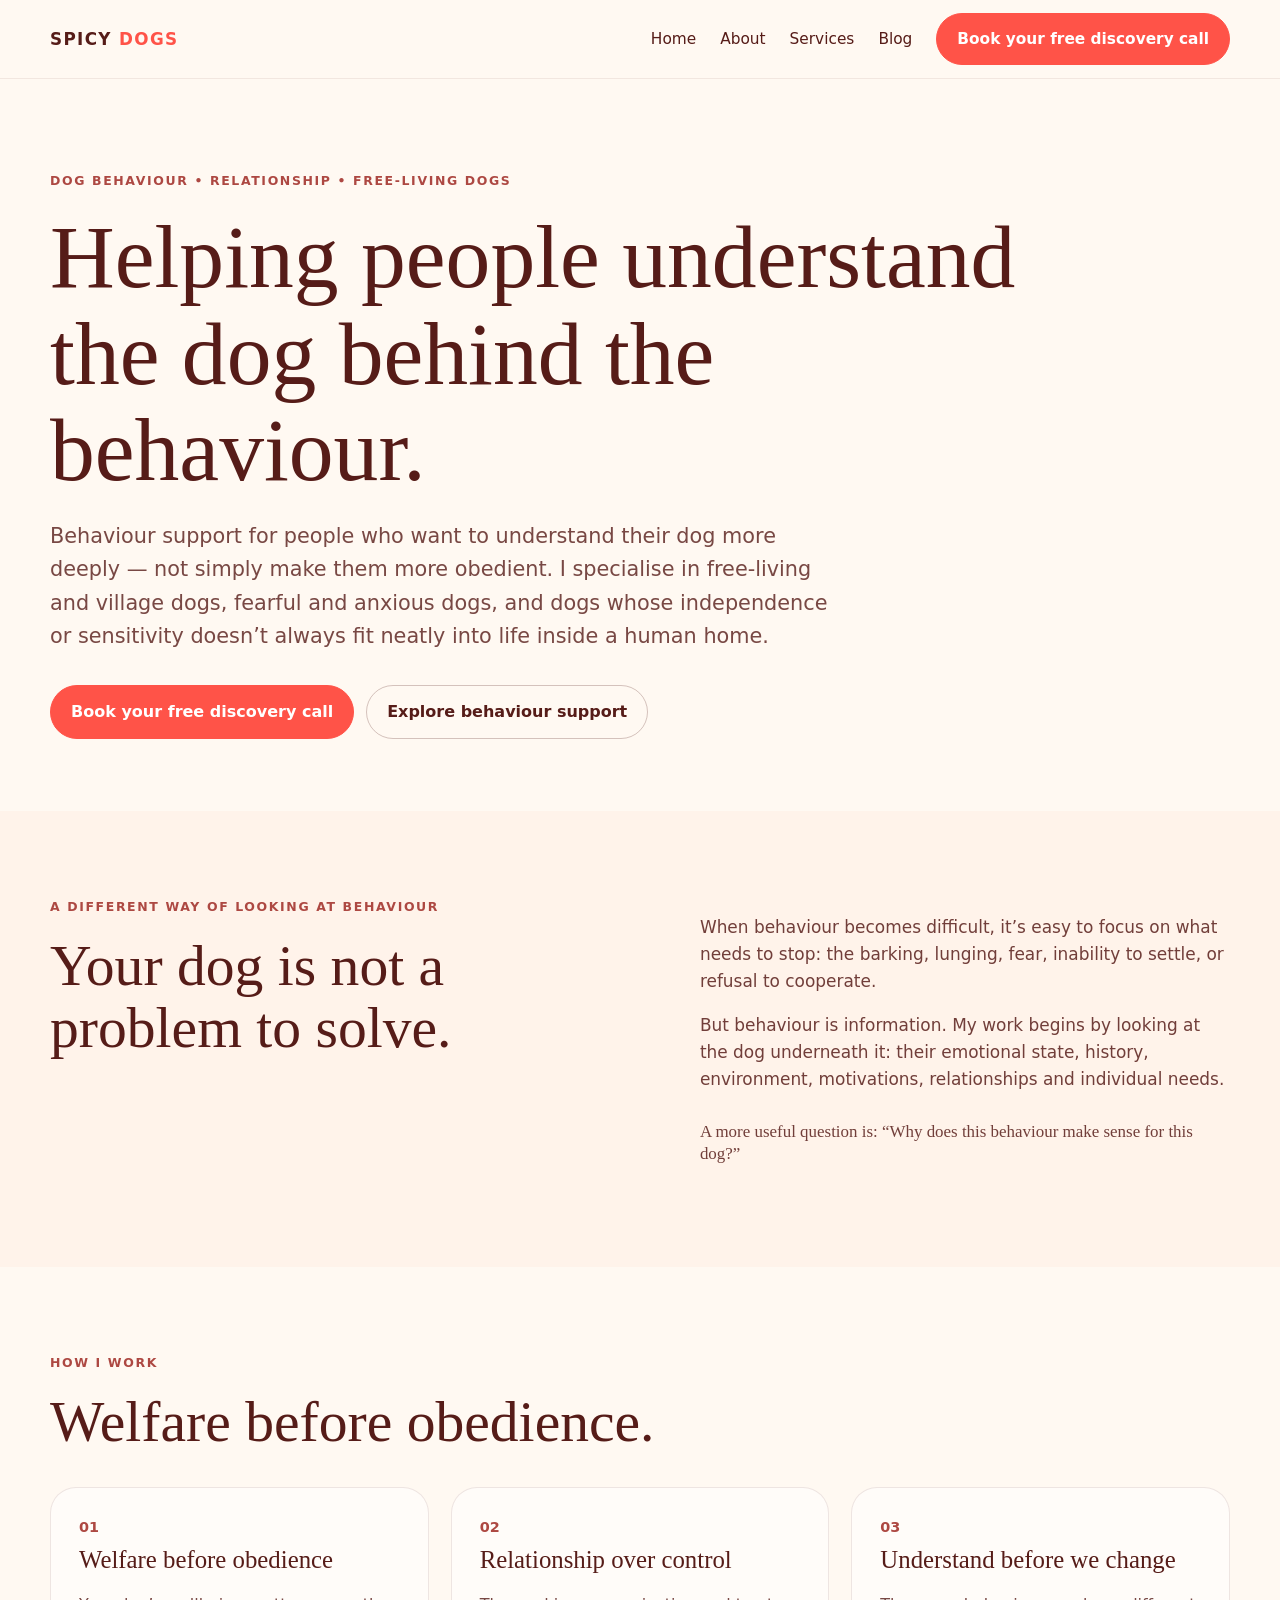
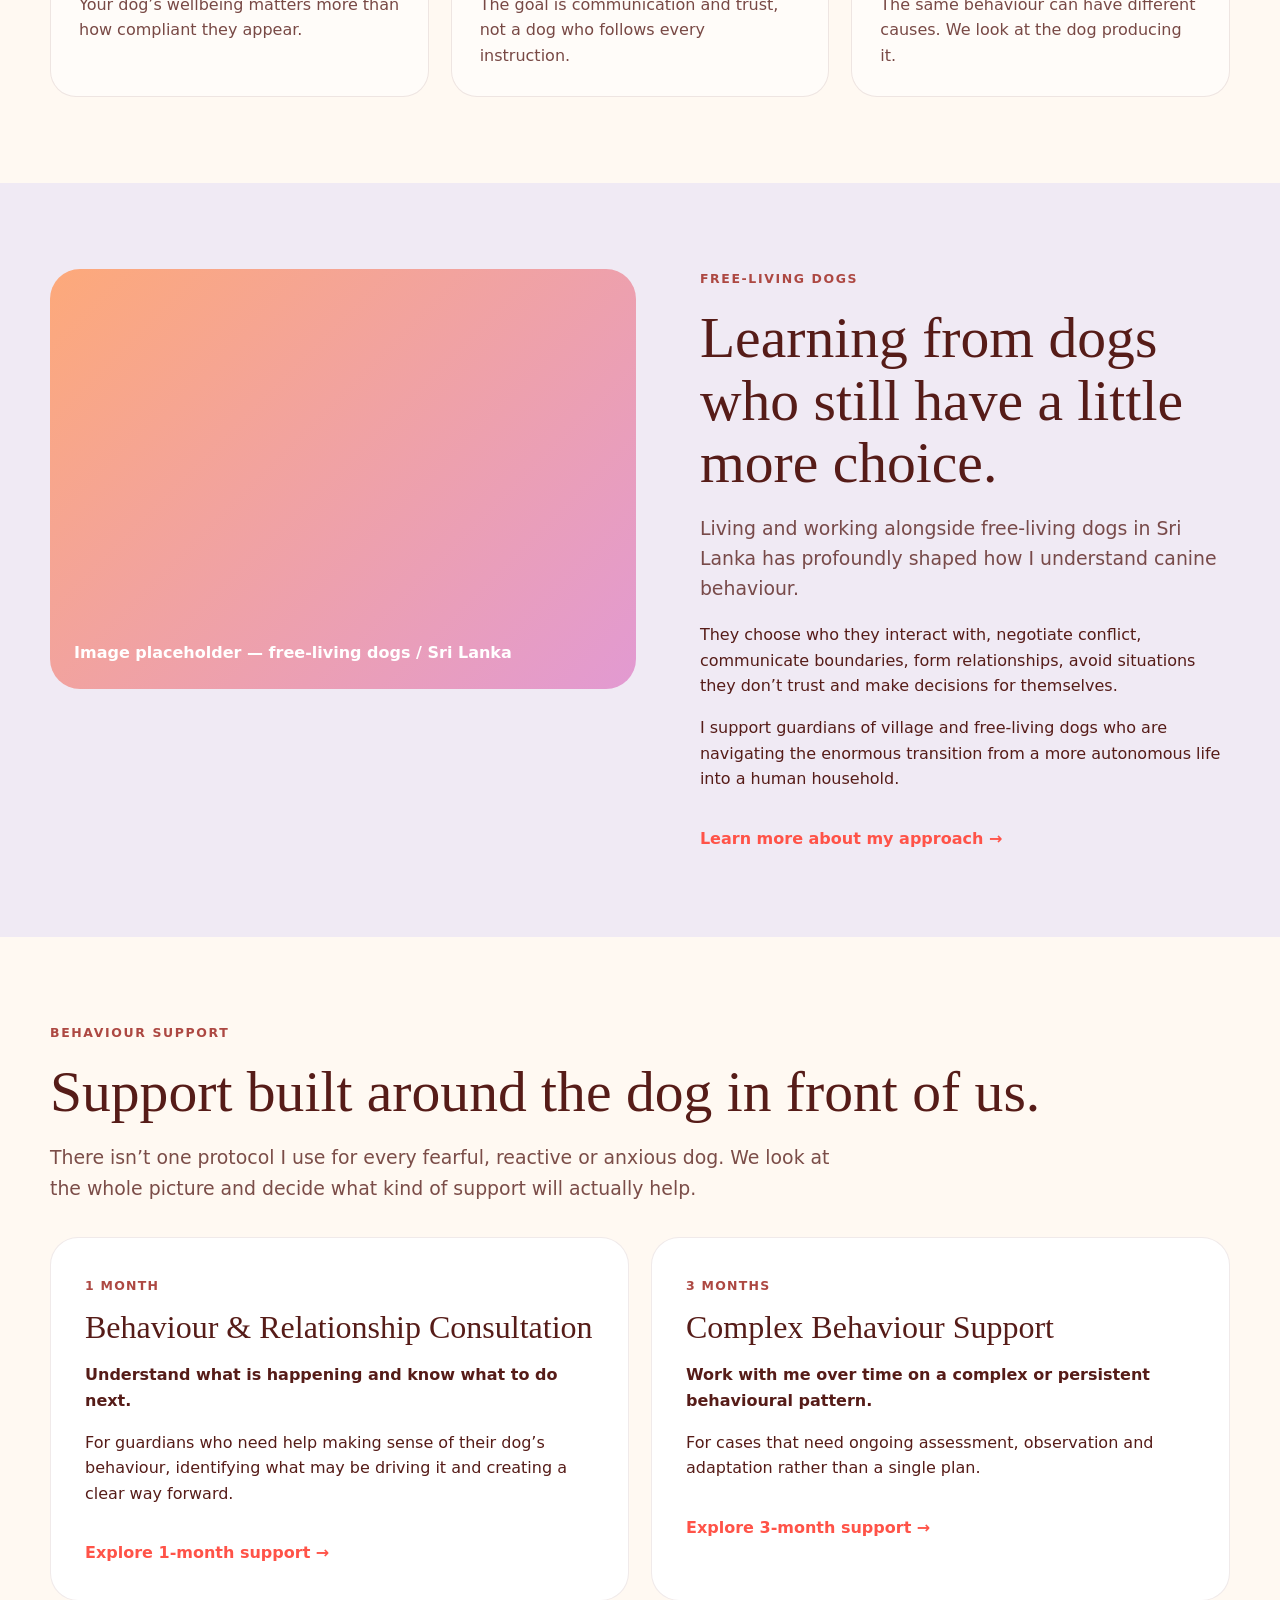
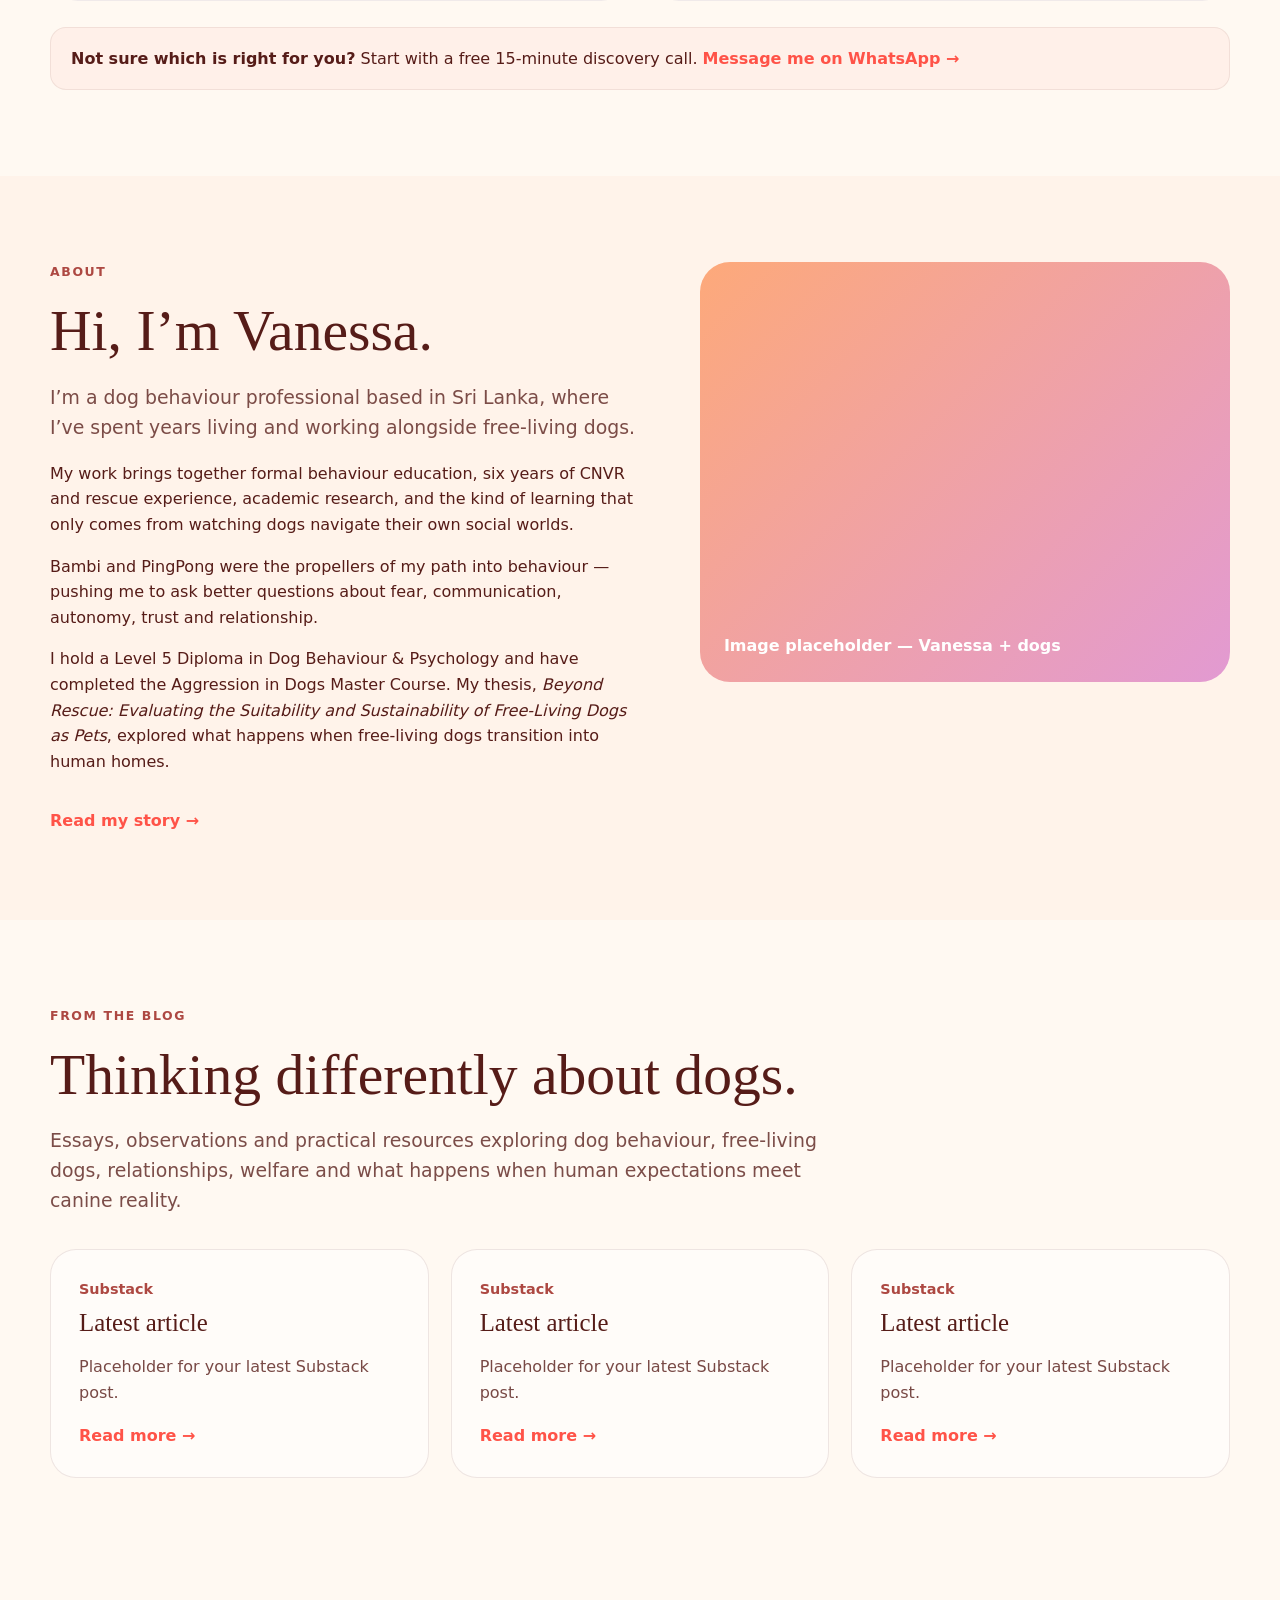
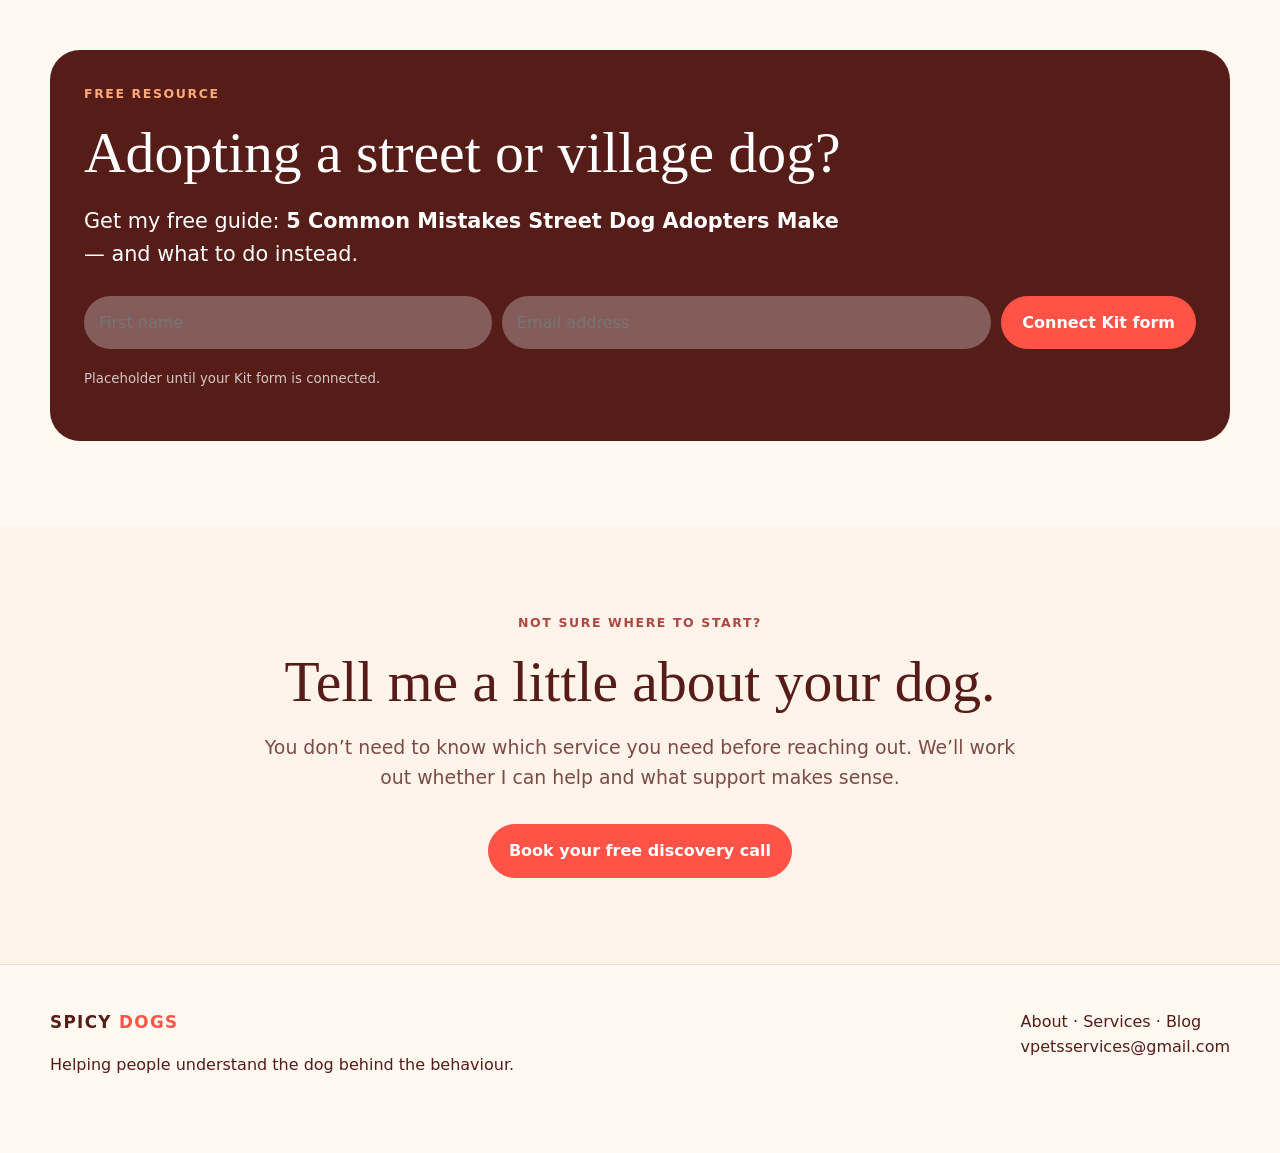
<file: spicy-dogs-site-v1/index.html>
<!doctype html>
<html lang="en">
<head>
  <meta charset="utf-8" />
  <meta name="viewport" content="width=device-width, initial-scale=1" />
  <meta name="description" content="Spicy Dogs Behaviour — relationship-based behaviour support with a special focus on free-living and village dogs." />
  <title>Spicy Dogs Behaviour</title>
  <link rel="stylesheet" href="style.css" />
</head>
<body>
  <header class="nav">
    <div class="container nav-inner">
      <a class="brand" href="index.html">SPICY <span>DOGS</span></a>
      <nav class="nav-links">
        <a href="index.html">Home</a><a href="about.html">About</a><a href="services.html">Services</a><a href="blog.html">Blog</a>
        <a class="btn" href="https://wa.me/94765994066?text=Hi%20Vanessa%2C%20I%20found%20Spicy%20Dogs%20through%20your%20website%20and%20I%27d%20like%20to%20book%20a%20free%20discovery%20call%20about%20my%20dog." target="_blank" rel="noopener">Book your free discovery call</a>
      </nav>
    </div>
  </header>

  <main>
    <section class="hero">
      <div class="container">
        <div class="eyebrow">Dog behaviour • relationship • free-living dogs</div>
        <h1>Helping people understand the dog behind the behaviour.</h1>
        <p class="lead">Behaviour support for people who want to understand their dog more deeply — not simply make them more obedient. I specialise in free-living and village dogs, fearful and anxious dogs, and dogs whose independence or sensitivity doesn’t always fit neatly into life inside a human home.</p>
        <div class="hero-actions">
          <a class="btn" href="https://wa.me/94765994066?text=Hi%20Vanessa%2C%20I%20found%20Spicy%20Dogs%20through%20your%20website%20and%20I%27d%20like%20to%20book%20a%20free%20discovery%20call%20about%20my%20dog." target="_blank" rel="noopener">Book your free discovery call</a>
          <a class="btn secondary" href="services.html">Explore behaviour support</a>
        </div>
      </div>
    </section>

    <section class="section alt">
      <div class="container grid-2">
        <div>
          <div class="eyebrow">A different way of looking at behaviour</div>
          <h2>Your dog is not a problem to solve.</h2>
        </div>
        <div class="prose">
          <p>When behaviour becomes difficult, it’s easy to focus on what needs to stop: the barking, lunging, fear, inability to settle, or refusal to cooperate.</p>
          <p>But behaviour is information. My work begins by looking at the dog underneath it: their emotional state, history, environment, motivations, relationships and individual needs.</p>
          <p class="quote">A more useful question is: “Why does this behaviour make sense for this dog?”</p>
        </div>
      </div>
    </section>

    <section class="section">
      <div class="container">
        <div class="eyebrow">How I work</div>
        <h2>Welfare before obedience.</h2>
        <div class="grid-3" style="margin-top:34px">
          <div class="card"><div class="mini">01</div><h3>Welfare before obedience</h3><p>Your dog’s wellbeing matters more than how compliant they appear.</p></div>
          <div class="card"><div class="mini">02</div><h3>Relationship over control</h3><p>The goal is communication and trust, not a dog who follows every instruction.</p></div>
          <div class="card"><div class="mini">03</div><h3>Understand before we change</h3><p>The same behaviour can have different causes. We look at the dog producing it.</p></div>
        </div>
      </div>
    </section>

    <section class="section lav">
      <div class="container grid-2">
        <div class="placeholder">Image placeholder — free-living dogs / Sri Lanka</div>
        <div>
          <div class="eyebrow">Free-living dogs</div>
          <h2>Learning from dogs who still have a little more choice.</h2>
          <p class="kicker">Living and working alongside free-living dogs in Sri Lanka has profoundly shaped how I understand canine behaviour.</p>
          <p>They choose who they interact with, negotiate conflict, communicate boundaries, form relationships, avoid situations they don’t trust and make decisions for themselves.</p>
          <p>I support guardians of village and free-living dogs who are navigating the enormous transition from a more autonomous life into a human household.</p>
          <a class="link" href="about.html">Learn more about my approach →</a>
        </div>
      </div>
    </section>

    <section class="section" id="services">
      <div class="container">
        <div class="eyebrow">Behaviour support</div>
        <h2>Support built around the dog in front of us.</h2>
        <p class="kicker">There isn’t one protocol I use for every fearful, reactive or anxious dog. We look at the whole picture and decide what kind of support will actually help.</p>
        <div class="services-preview">
          <div class="service-card">
            <div class="tag">1 month</div>
            <h3>Behaviour & Relationship Consultation</h3>
            <p><strong>Understand what is happening and know what to do next.</strong></p>
            <p>For guardians who need help making sense of their dog’s behaviour, identifying what may be driving it and creating a clear way forward.</p>
            <a class="link" href="services.html#one-month">Explore 1-month support →</a>
          </div>
          <div class="service-card">
            <div class="tag">3 months</div>
            <h3>Complex Behaviour Support</h3>
            <p><strong>Work with me over time on a complex or persistent behavioural pattern.</strong></p>
            <p>For cases that need ongoing assessment, observation and adaptation rather than a single plan.</p>
            <a class="link" href="services.html#three-months">Explore 3-month support →</a>
          </div>
        </div>
        <div style="margin-top:26px" class="notice"><strong>Not sure which is right for you?</strong> Start with a free 15-minute discovery call. <a class="link" style="margin:0" href="https://wa.me/94765994066?text=Hi%20Vanessa%2C%20I%20found%20Spicy%20Dogs%20through%20your%20website%20and%20I%27d%20like%20to%20book%20a%20free%20discovery%20call%20about%20my%20dog." target="_blank" rel="noopener">Message me on WhatsApp →</a></div>
      </div>
    </section>

    <section class="section alt">
      <div class="container grid-2">
        <div>
          <div class="eyebrow">About</div>
          <h2>Hi, I’m Vanessa.</h2>
          <p class="kicker">I’m a dog behaviour professional based in Sri Lanka, where I’ve spent years living and working alongside free-living dogs.</p>
          <p>My work brings together formal behaviour education, six years of CNVR and rescue experience, academic research, and the kind of learning that only comes from watching dogs navigate their own social worlds.</p>
          <p>Bambi and PingPong were the propellers of my path into behaviour — pushing me to ask better questions about fear, communication, autonomy, trust and relationship.</p>
          <p>I hold a Level 5 Diploma in Dog Behaviour & Psychology and have completed the Aggression in Dogs Master Course. My thesis, <em>Beyond Rescue: Evaluating the Suitability and Sustainability of Free-Living Dogs as Pets</em>, explored what happens when free-living dogs transition into human homes.</p>
          <a class="link" href="about.html">Read my story →</a>
        </div>
        <div class="placeholder">Image placeholder — Vanessa + dogs</div>
      </div>
    </section>

    <section class="section">
      <div class="container">
        <div class="eyebrow">From the blog</div>
        <h2>Thinking differently about dogs.</h2>
        <p class="kicker">Essays, observations and practical resources exploring dog behaviour, free-living dogs, relationships, welfare and what happens when human expectations meet canine reality.</p>
        <div class="grid-3" style="margin-top:34px">
          <div class="card"><div class="mini">Substack</div><h3>Latest article</h3><p>Placeholder for your latest Substack post.</p><a class="link" href="blog.html">Read more →</a></div>
          <div class="card"><div class="mini">Substack</div><h3>Latest article</h3><p>Placeholder for your latest Substack post.</p><a class="link" href="blog.html">Read more →</a></div>
          <div class="card"><div class="mini">Substack</div><h3>Latest article</h3><p>Placeholder for your latest Substack post.</p><a class="link" href="blog.html">Read more →</a></div>
        </div>
      </div>
    </section>

    <section class="section">
      <div class="container email-box">
        <div class="eyebrow" style="color:#FDA97A">Free resource</div>
        <h2>Adopting a street or village dog?</h2>
        <p class="lead">Get my free guide: <strong>5 Common Mistakes Street Dog Adopters Make</strong> — and what to do instead.</p>
        <div class="form-row">
          <input type="text" placeholder="First name" disabled>
          <input type="email" placeholder="Email address" disabled>
          <a class="btn" href="#">Connect Kit form</a>
        </div>
        <p><small>Placeholder until your Kit form is connected.</small></p>
      </div>
    </section>

    <section class="section alt">
      <div class="container" style="text-align:center">
        <div class="eyebrow">Not sure where to start?</div>
        <h2>Tell me a little about your dog.</h2>
        <p class="kicker" style="margin-inline:auto">You don’t need to know which service you need before reaching out. We’ll work out whether I can help and what support makes sense.</p>
        <div class="hero-actions" style="justify-content:center"><a class="btn" href="https://wa.me/94765994066?text=Hi%20Vanessa%2C%20I%20found%20Spicy%20Dogs%20through%20your%20website%20and%20I%27d%20like%20to%20book%20a%20free%20discovery%20call%20about%20my%20dog." target="_blank" rel="noopener">Book your free discovery call</a></div>
      </div>
    </section>
  </main>

  <footer class="footer"><div class="container footer-inner"><div><div class="brand">SPICY <span>DOGS</span></div><p>Helping people understand the dog behind the behaviour.</p></div><div><a href="about.html">About</a> · <a href="services.html">Services</a> · <a href="blog.html">Blog</a><br><a href="mailto:vpetsservices@gmail.com">vpetsservices@gmail.com</a></div></div></footer>
</body>
</html>
</file>
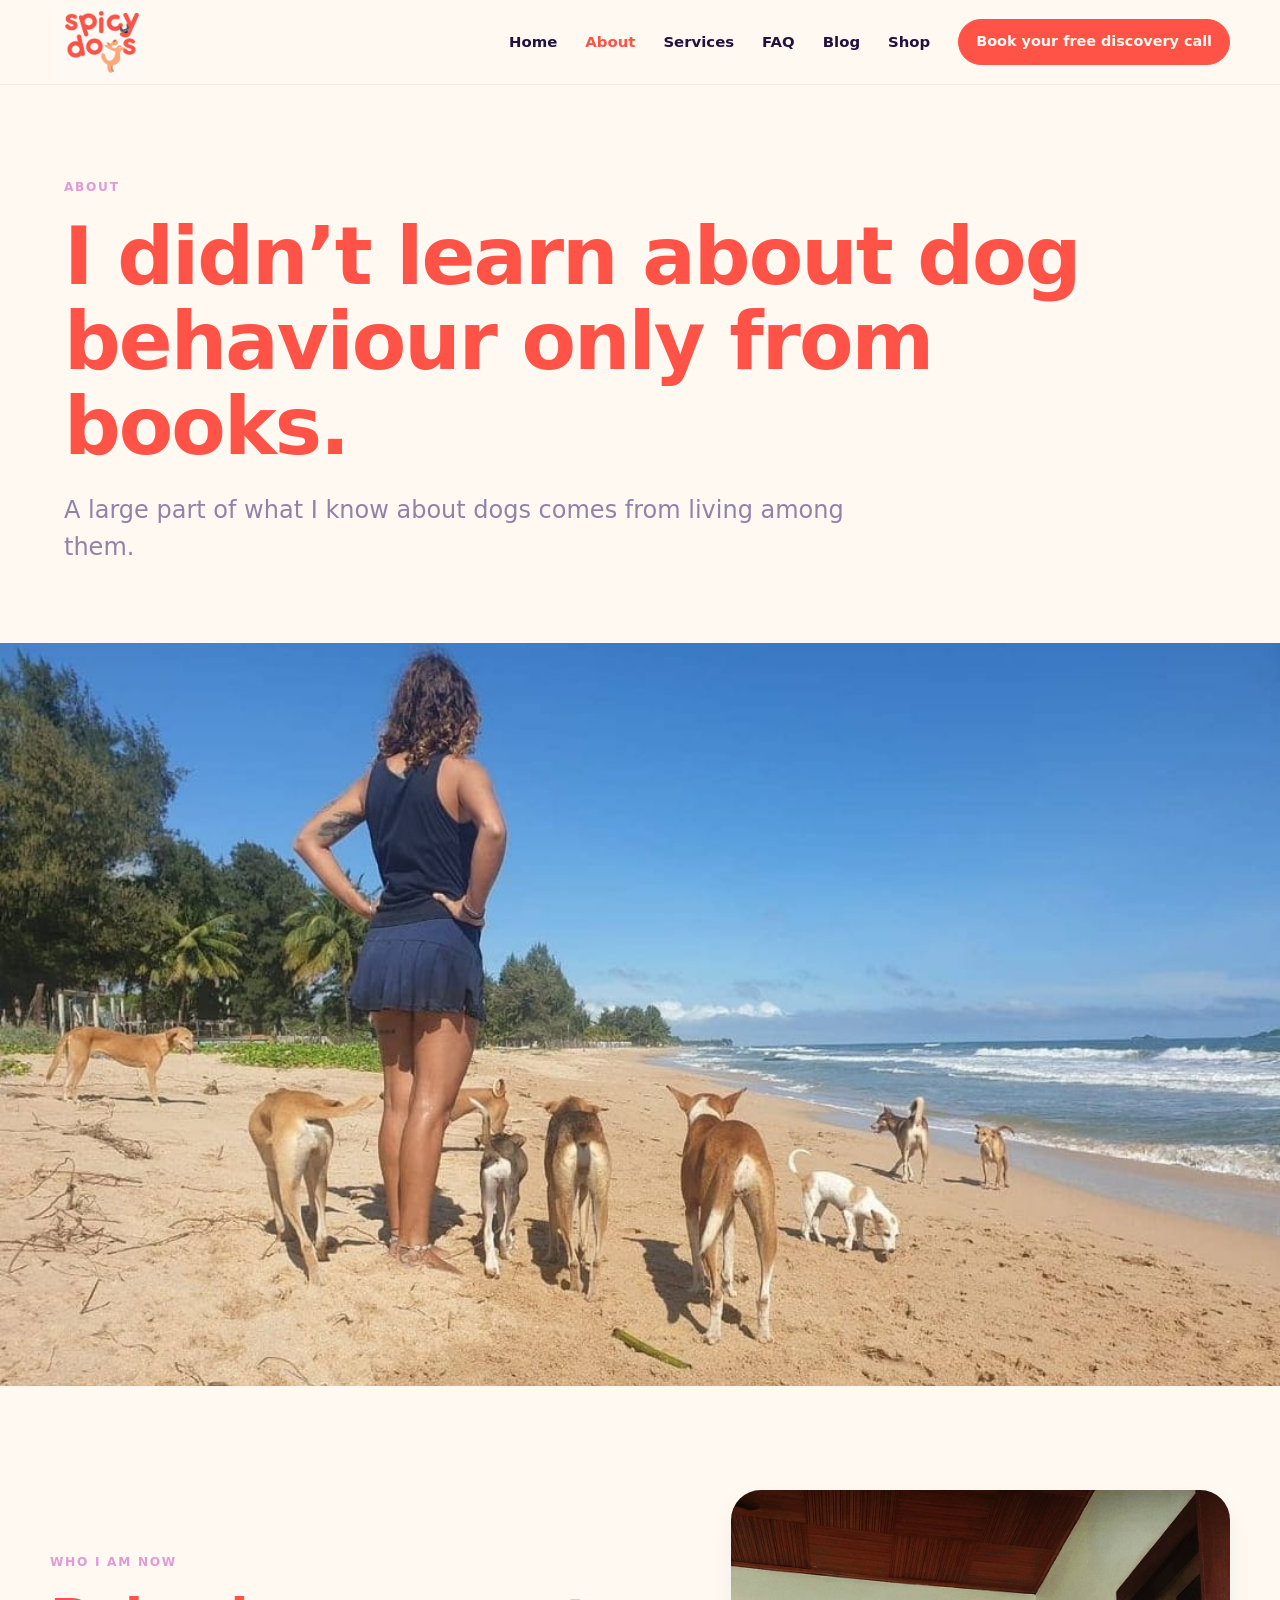
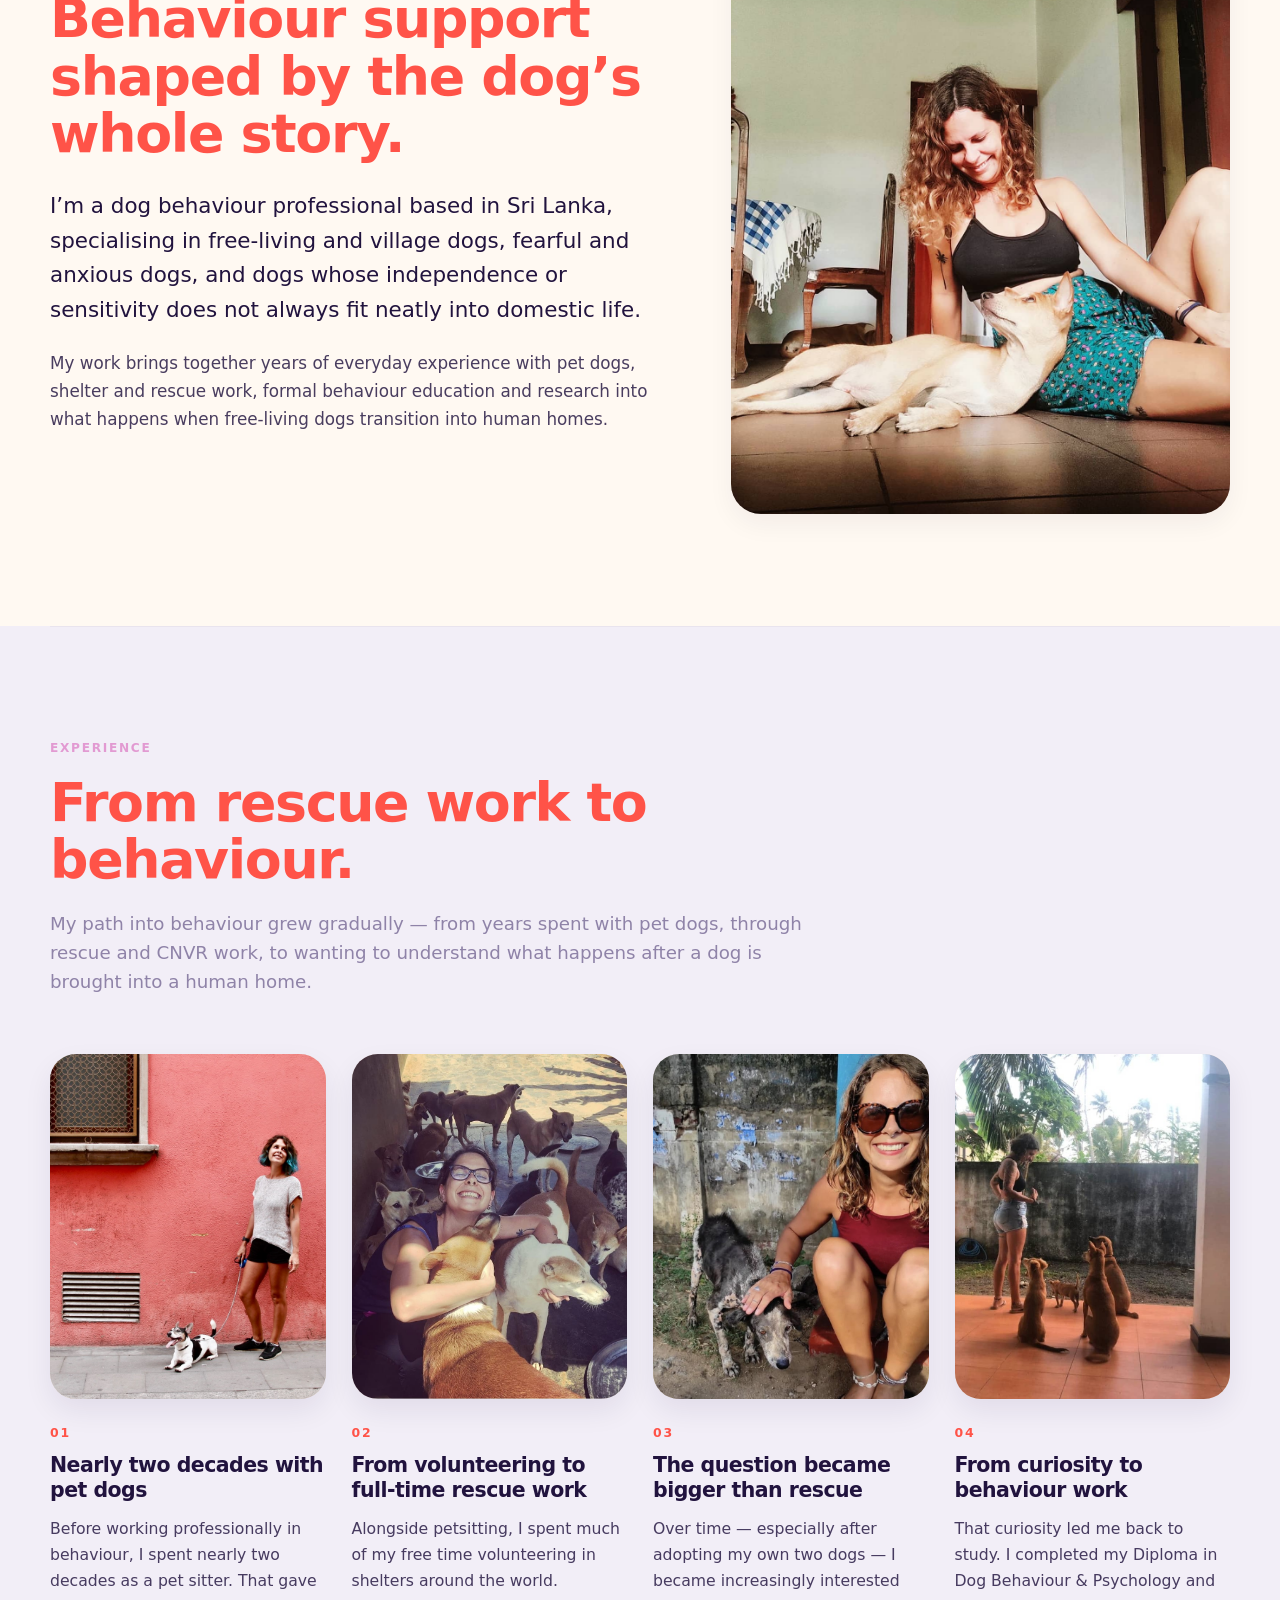
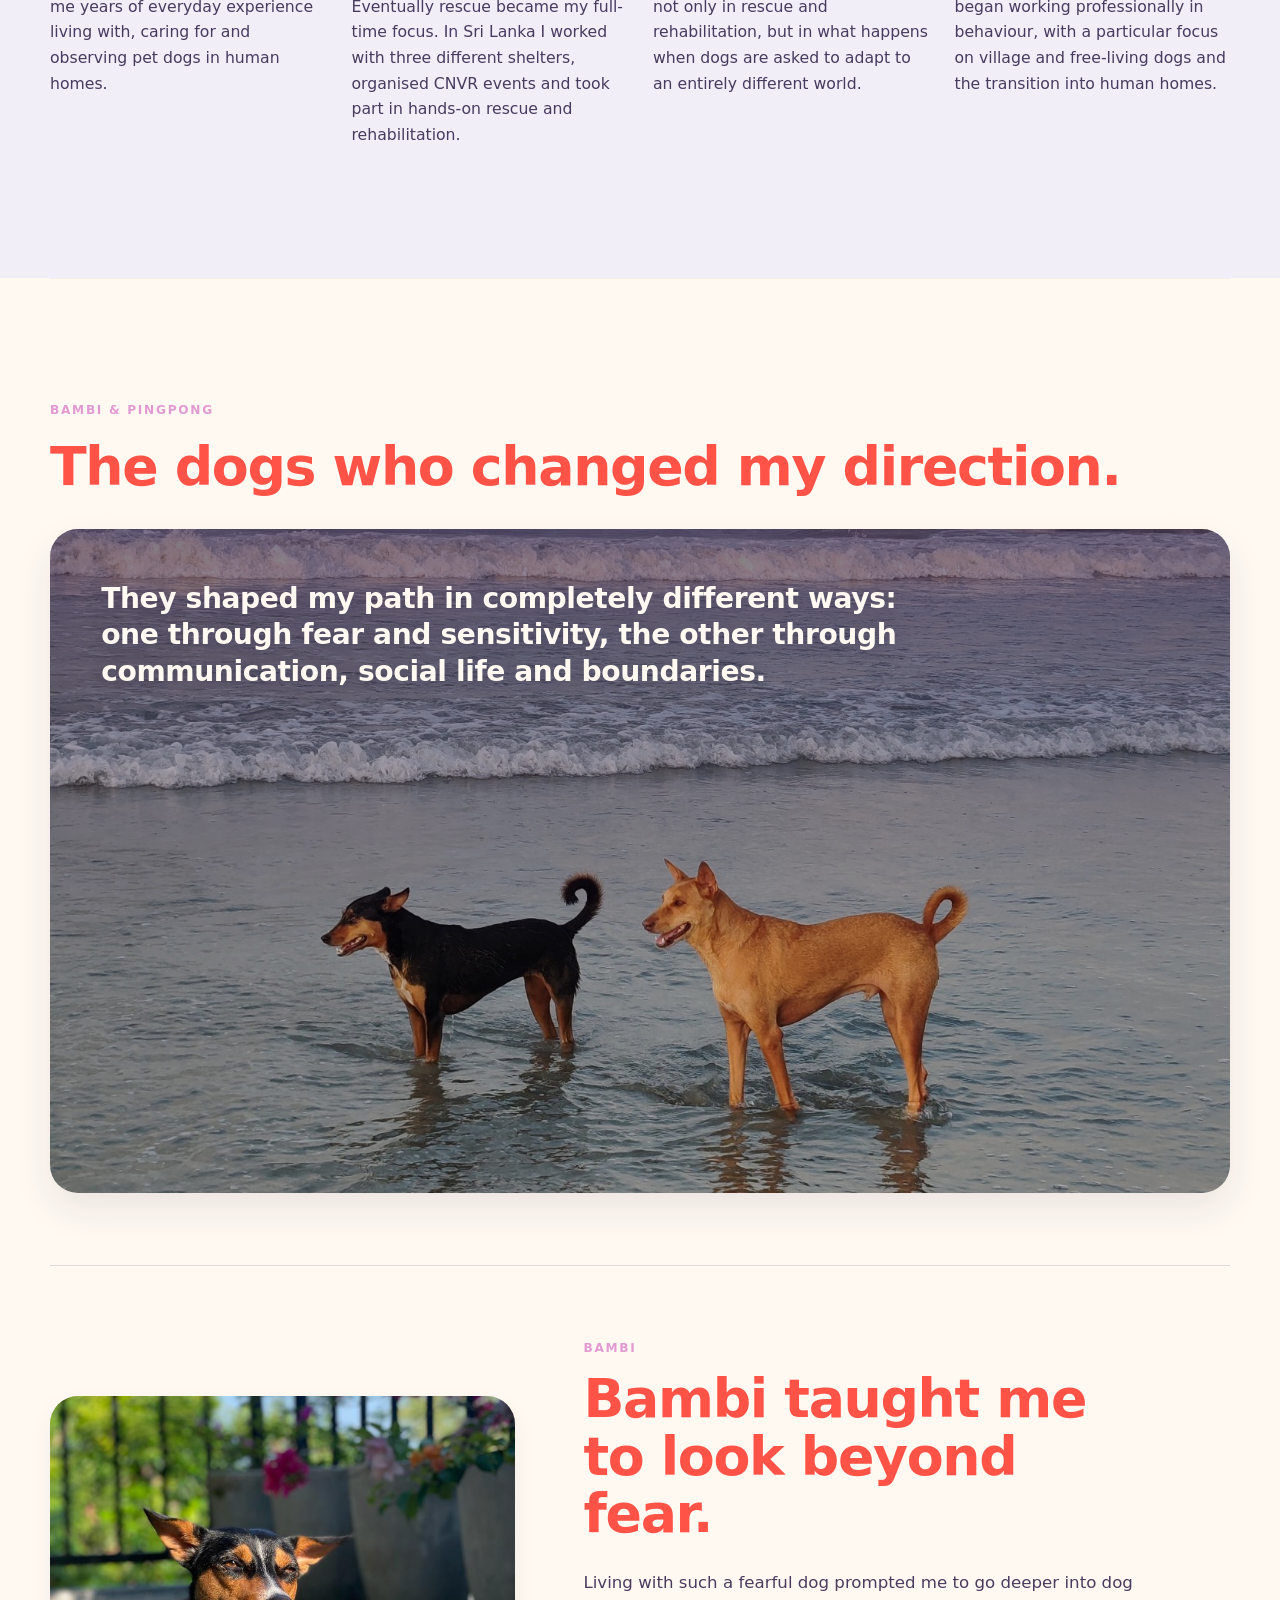
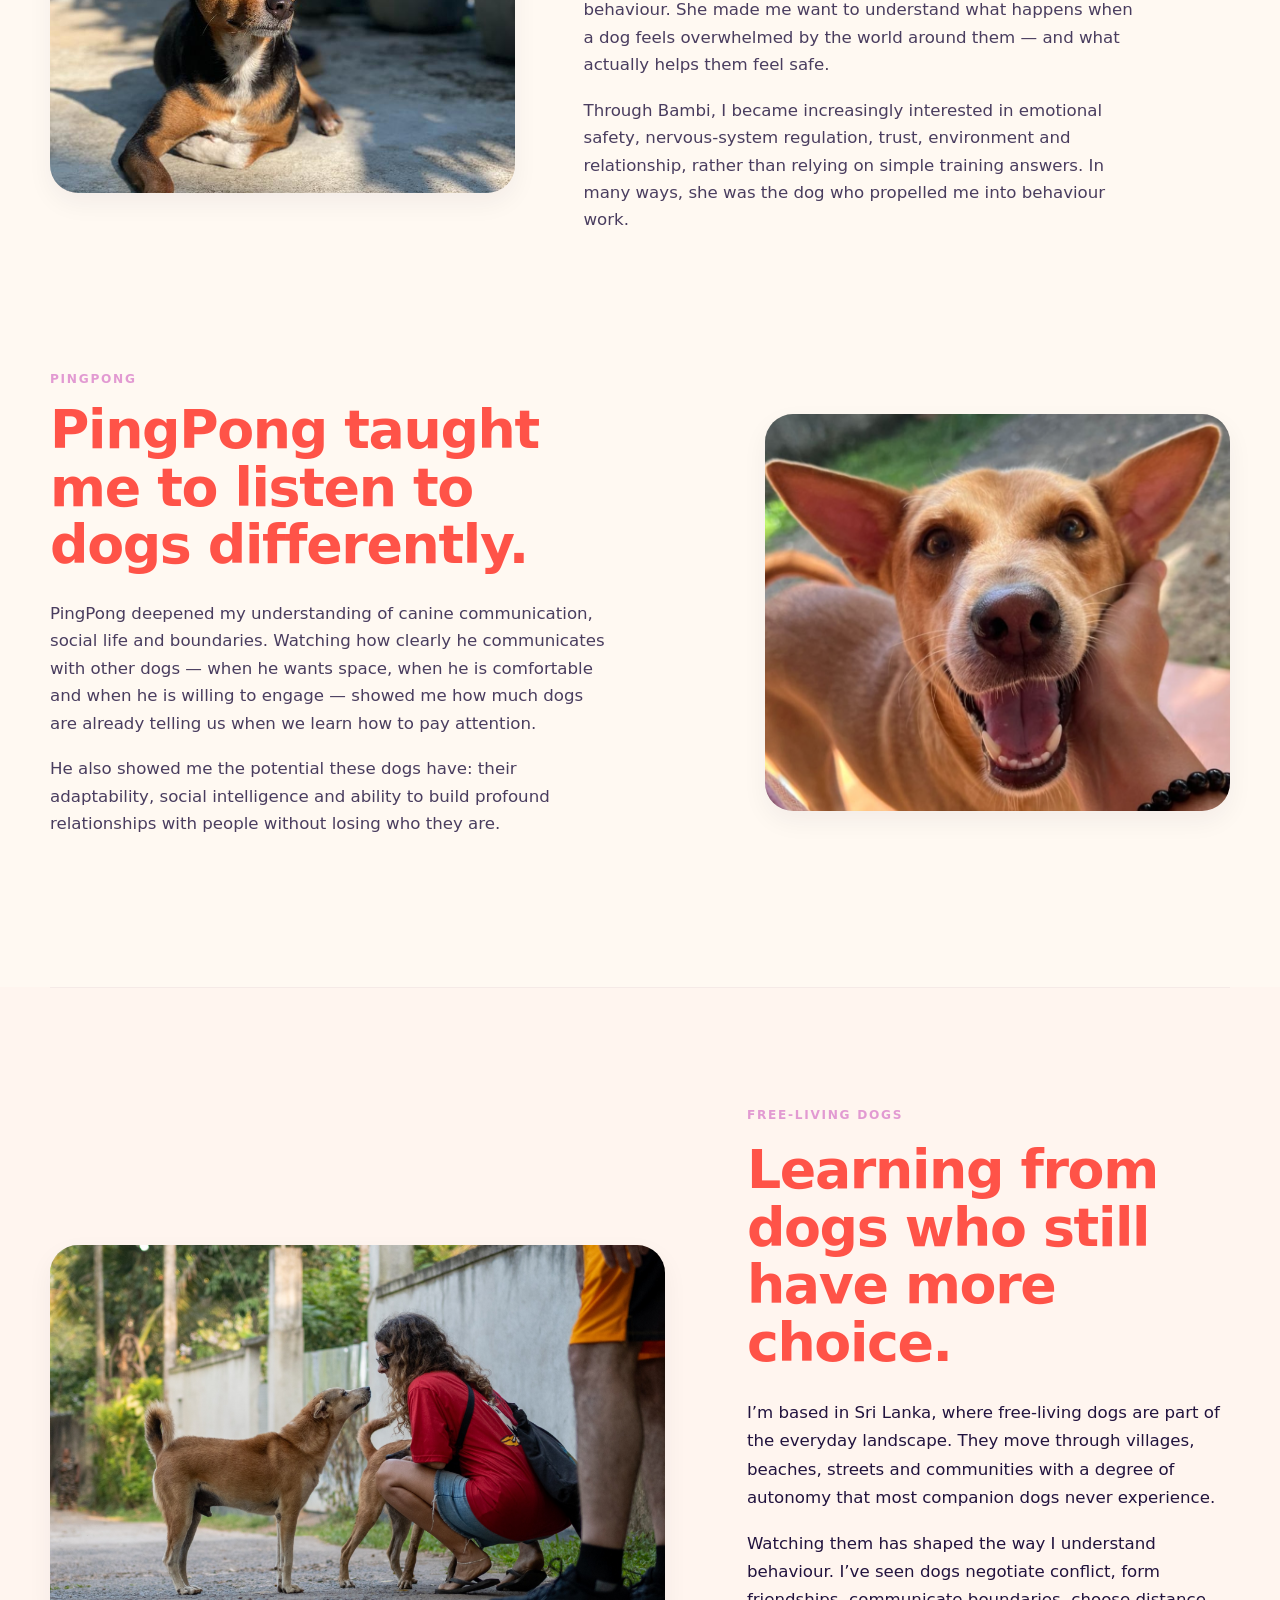
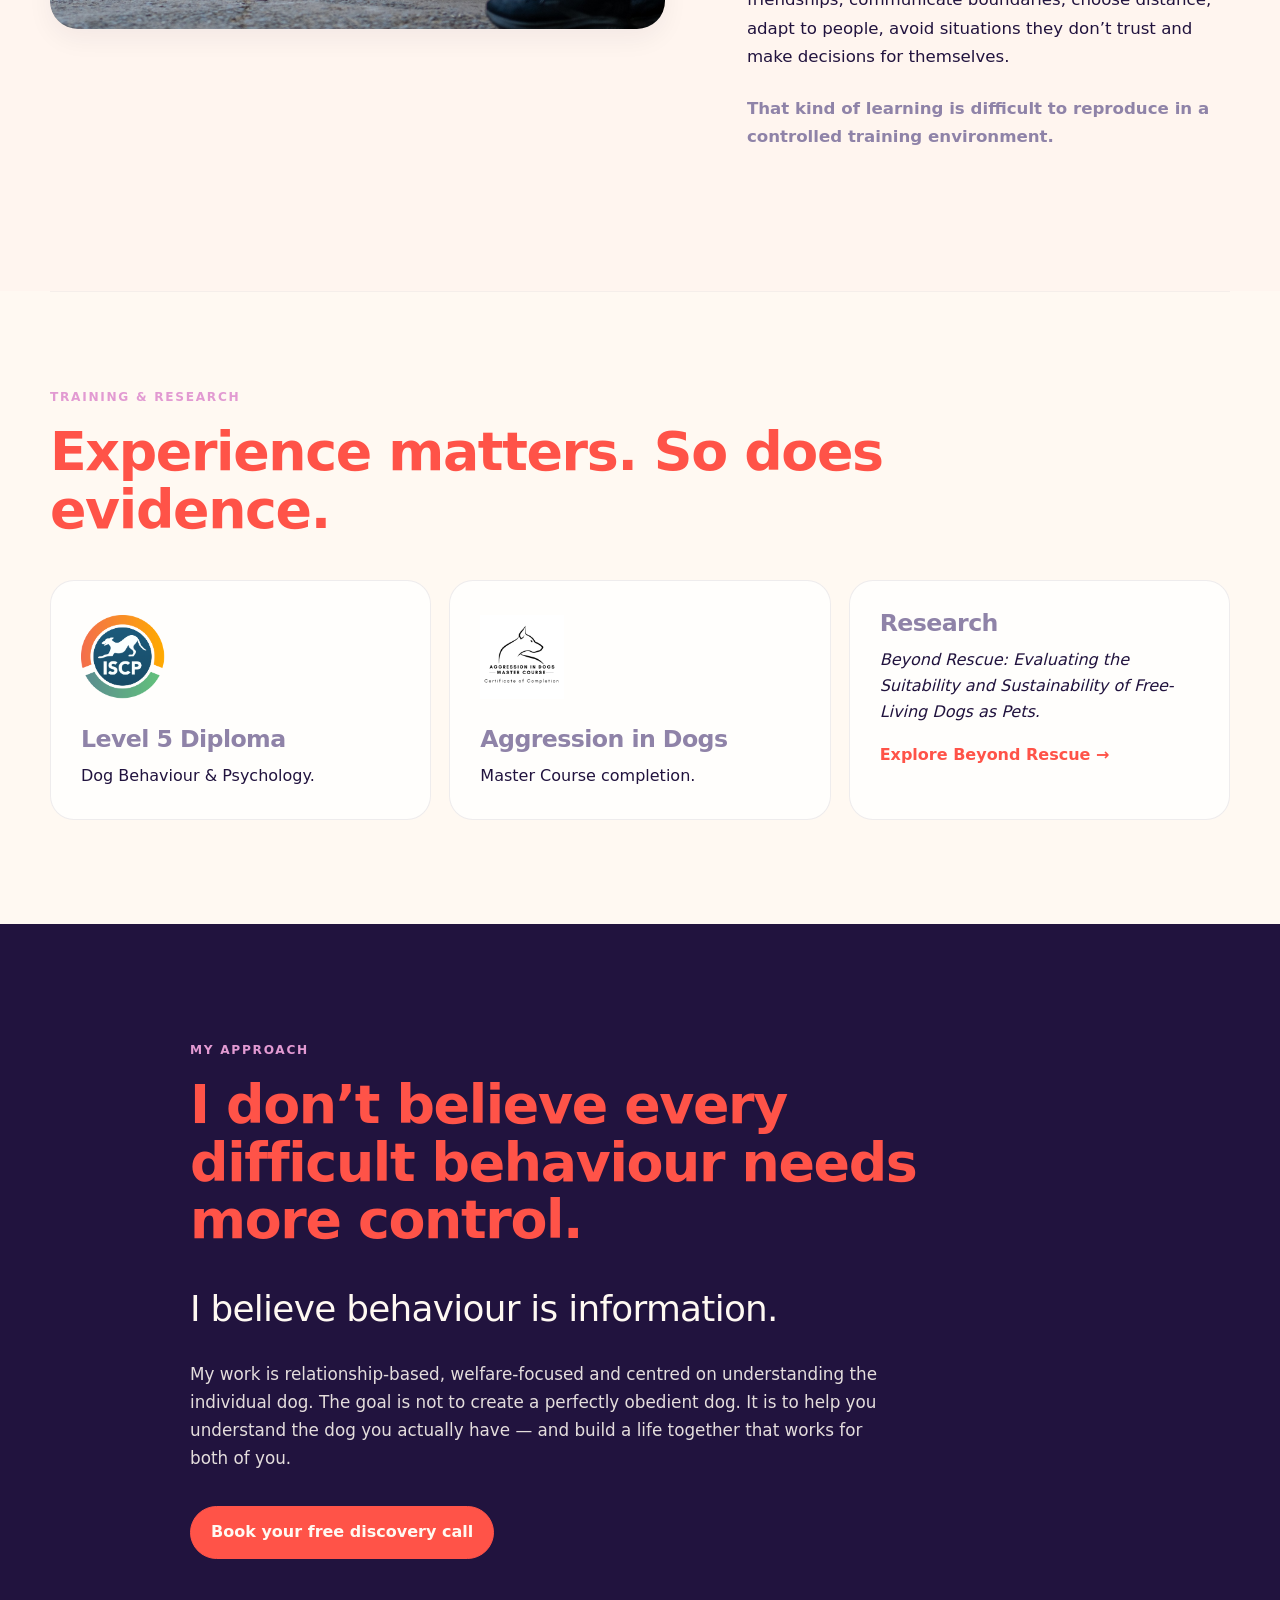
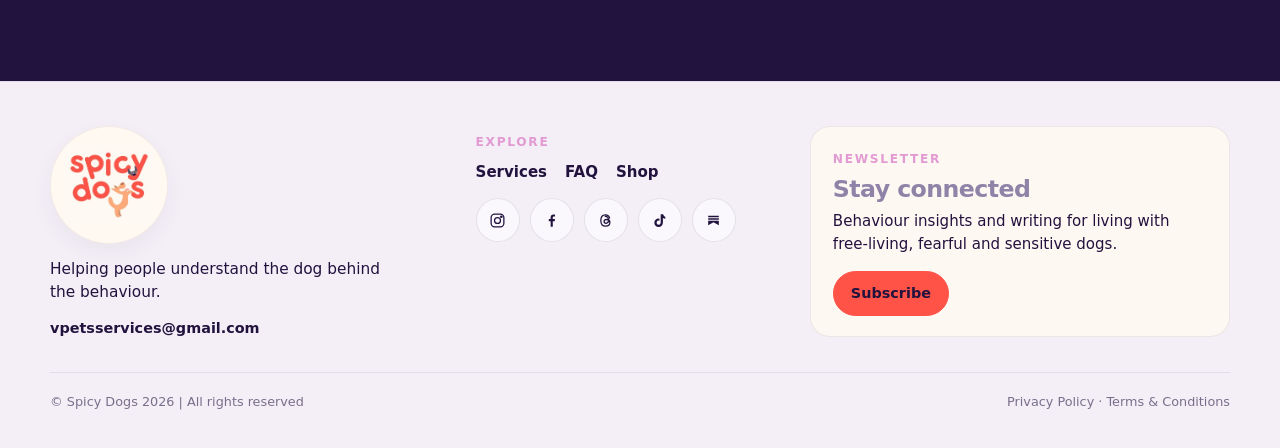
<file: about.html>
<!doctype html><html lang="en"><head><meta charset="utf-8"><meta name="viewport" content="width=device-width, initial-scale=1"><meta name="description" content="Meet Vanessa of Spicy Dogs Behaviour and learn how rescue work, free-living dogs, formal study and research shaped her relationship-based approach to dog behaviour."><title>About Vanessa | Spicy Dogs Behaviour</title>
  <link rel="icon" type="image/jpeg" href="/assets/logo-clean-full.jpg?v=20260919c"><link rel="canonical" href="https://spicydogsbehaviour.com/about.html"><meta name="theme-color" content="#FFF9F2"><meta property="og:type" content="website"><meta property="og:site_name" content="Spicy Dogs Behaviour"><meta property="og:title" content="About Vanessa | Spicy Dogs Behaviour"><meta property="og:description" content="From rescue work and free-living dogs to formal behaviour study and research — the story behind Spicy Dogs Behaviour."><meta property="og:url" content="https://spicydogsbehaviour.com/about.html"><meta property="og:image" content="https://spicydogsbehaviour.com/assets/about-hero.jpeg"><meta property="og:image:alt" content="Vanessa walking among free-living dogs on a Sri Lankan beach"><meta name="twitter:card" content="summary_large_image"><meta name="twitter:title" content="About Vanessa | Spicy Dogs Behaviour"><meta name="twitter:description" content="The experience, study and free-living dogs that shaped Vanessa's approach to dog behaviour."><meta name="twitter:image" content="https://spicydogsbehaviour.com/assets/about-hero.jpeg"><link rel="stylesheet" href="style.css"><link rel="stylesheet" href="about-editorial.css"><link rel="stylesheet" href="about-dogs.css"><script src="nav.js" defer></script></head><body>
<header class="nav"><div class="container nav-inner"><a class="brand-logo" href="index.html" aria-label="Spicy Dogs home"><img src="assets/logo-clean-full.jpg" alt="Spicy Dogs"></a><nav class="nav-links"><a href="index.html">Home</a><a href="about.html">About</a><a href="services.html">Services</a><a href="blog.html">Blog</a><a href="shop.html">Shop</a><a class="btn" href="https://calendly.com/vpetsservices/30min" target="_blank" rel="noopener">Book your free discovery call</a></nav></div></header>
<main>
<section class="about-hero-editorial"><div class="container about-hero-title"><div class="eyebrow">About</div><h1>I didn’t learn about dog behaviour only from books.</h1><p class="lead">A large part of what I know about dogs comes from living among them.</p></div><div class="about-hero-image"><img src="assets/about-hero.jpeg" alt="Vanessa walking among free-living dogs on a Sri Lankan beach" decoding="async" fetchpriority="high"></div></section>

<section class="section about-now"><div class="container about-now-grid"><div class="about-now-copy"><div class="eyebrow">Who I am now</div><h2>Behaviour support shaped by the dog’s whole story.</h2><p class="lead">I’m a dog behaviour professional based in Sri Lanka, specialising in free-living and village dogs, fearful and anxious dogs, and dogs whose independence or sensitivity does not always fit neatly into domestic life.</p><p>My work brings together years of everyday experience with pet dogs, shelter and rescue work, formal behaviour education and research into what happens when free-living dogs transition into human homes.</p></div><div class="about-now-photo"><img src="assets/me &amp; PP.jpg" alt="Vanessa with PingPong" loading="lazy" decoding="async"></div></div></section>

<section class="section lav about-journey"><div class="container"><div class="eyebrow">Experience</div><h2>From rescue work to behaviour.</h2><p class="kicker journey-intro">My path into behaviour grew gradually — from years spent with pet dogs, through rescue and CNVR work, to wanting to understand what happens after a dog is brought into a human home.</p><div class="journey-grid">
<article class="journey-step"><div class="journey-photo"><img src="assets/Petsitting Vanessa.jpeg" alt="Vanessa working as a pet sitter with companion dogs" loading="lazy" decoding="async"></div><div class="journey-copy"><div class="journey-number">01</div><h3>Nearly two decades with pet dogs</h3><p>Before working professionally in behaviour, I spent nearly two decades as a pet sitter. That gave me years of everyday experience living with, caring for and observing pet dogs in human homes.</p></div></article>
<article class="journey-step"><div class="journey-photo"><img src="assets/rescue-many-dogs.jpeg" alt="Vanessa surrounded by dogs in a large sanctuary" loading="lazy" decoding="async"></div><div class="journey-copy"><div class="journey-number">02</div><h3>From volunteering to full-time rescue work</h3><p>Alongside petsitting, I spent much of my free time volunteering in shelters around the world. Eventually rescue became my full-time focus. In Sri Lanka I worked with three different shelters, organised CNVR events and took part in hands-on rescue and rehabilitation.</p></div></article>
<article class="journey-step"><div class="journey-photo"><img src="assets/vanessa-scruffy.jpeg" alt="Vanessa sitting at a bus stop with a street dog she was helping" loading="lazy" decoding="async"></div><div class="journey-copy"><div class="journey-number">03</div><h3>The question became bigger than rescue</h3><p>Over time — especially after adopting my own two dogs — I became increasingly interested not only in rescue and rehabilitation, but in what happens when dogs are asked to adapt to an entirely different world.</p></div></article>
<article class="journey-step"><div class="journey-photo"><img src="assets/rescue-veranda.jpeg" alt="Vanessa working with several dogs and a puppy at home" loading="lazy" decoding="async"></div><div class="journey-copy"><div class="journey-number">04</div><h3>From curiosity to behaviour work</h3><p>That curiosity led me back to study. I completed my Diploma in Dog Behaviour &amp; Psychology and began working professionally in behaviour, with a particular focus on village and free-living dogs and the transition into human homes.</p></div></article>
</div></div></section>

<section class="section about-dogs"><div class="container"><div class="eyebrow">Bambi &amp; PingPong</div><div class="dogs-intro-copy"><h2>The dogs who changed my direction.</h2></div><div class="dogs-intro-photo"><img src="assets/bambi-pingpong-full.jpg" alt="Bambi and PingPong together on the beach" loading="lazy" decoding="async"><p class="dogs-intro-overlay">They shaped my path in completely different ways: one through fear and sensitivity, the other through communication, social life and boundaries.</p></div><div class="dogs-divider" aria-hidden="true"></div>
<div class="dog-story"><div class="dog-photo bambi"><img src="assets/bambi-new.jpg" alt="Bambi" loading="lazy" decoding="async"></div><div><div class="eyebrow">Bambi</div><h2>Bambi taught me to look beyond fear.</h2><p>Living with such a fearful dog prompted me to go deeper into dog behaviour. She made me want to understand what happens when a dog feels overwhelmed by the world around them — and what actually helps them feel safe.</p><p>Through Bambi, I became increasingly interested in emotional safety, nervous-system regulation, trust, environment and relationship, rather than relying on simple training answers. In many ways, she was the dog who propelled me into behaviour work.</p></div></div>
<div class="dog-story reverse"><div class="dog-photo pp"><img src="assets/pingpong-new.jpg" alt="PingPong" loading="lazy" decoding="async"></div><div><div class="eyebrow">PingPong</div><h2>PingPong taught me to listen to dogs differently.</h2><p>PingPong deepened my understanding of canine communication, social life and boundaries. Watching how clearly he communicates with other dogs — when he wants space, when he is comfortable and when he is willing to engage — showed me how much dogs are already telling us when we learn how to pay attention.</p><p>He also showed me the potential these dogs have: their adaptability, social intelligence and ability to build profound relationships with people without losing who they are.</p></div></div>
</div></section>

<section class="section alt about-free-living"><div class="container grid-2"><div class="photo-frame free-living"><img src="assets/free-living-dogs.jpg" alt="Vanessa interacting with free-living dogs in Sri Lanka" loading="lazy" decoding="async"></div><div><div class="eyebrow">Free-living dogs</div><h2>Learning from dogs who still have more choice.</h2><div class="prose"><p>I’m based in Sri Lanka, where free-living dogs are part of the everyday landscape. They move through villages, beaches, streets and communities with a degree of autonomy that most companion dogs never experience.</p><p>Watching them has shaped the way I understand behaviour. I’ve seen dogs negotiate conflict, form friendships, communicate boundaries, choose distance, adapt to people, avoid situations they don’t trust and make decisions for themselves.</p><p>That kind of learning is difficult to reproduce in a controlled training environment.</p></div></div></div></section>

<section class="section about-credentials"><div class="container"><div class="eyebrow">Training & research</div><h2>Experience matters. So does evidence.</h2><div class="grid-3" style="margin-top:34px"><div class="card credential-card"><div class="credential-logo"><img src="assets/ISCP logo.png" alt="ISCP logo" loading="lazy" decoding="async"></div><h3>Level 5 Diploma</h3><p>Dog Behaviour & Psychology.</p></div><div class="card credential-card"><div class="credential-logo"><img src="assets/Aggression_in_dogs_master_course-7.png" alt="Aggression in Dogs Master Course logo" loading="lazy" decoding="async"></div><h3>Aggression in Dogs</h3><p>Master Course completion.</p></div><div class="card"><h3>Research</h3><p><em>Beyond Rescue: Evaluating the Suitability and Sustainability of Free-Living Dogs as Pets.</em></p><a class="link" href="shop.html">Explore Beyond Rescue →</a></div></div></div></section>

<section class="section alt about-approach"><div class="container"><div class="eyebrow">My approach</div><h2>I don’t believe every difficult behaviour needs more control.</h2><p class="quote">I believe behaviour is information.</p><div class="prose"><p>My work is relationship-based, welfare-focused and centred on understanding the individual dog. The goal is not to create a perfectly obedient dog. It is to help you understand the dog you actually have — and build a life together that works for both of you.</p></div><div class="hero-actions"><a class="btn" href="https://calendly.com/vpetsservices/30min" target="_blank" rel="noopener">Book your free discovery call</a></div></div></section>
</main>
<footer class="footer"><div class="container footer-grid">
  <div><div class="footer-logo"><img src="assets/logo-clean-full.jpg" alt="Spicy Dogs"></div><p>Helping people understand the dog behind the behaviour.</p><a href="mailto:vpetsservices@gmail.com">vpetsservices@gmail.com</a></div>
  <div><h3>Follow</h3><div class="footer-links" id="footer-social-links"><a href="https://www.instagram.com/spicydogsbehaviour/" target="_blank" rel="noopener">Instagram</a><a href="https://spicydogss.substack.com/" target="_blank" rel="noopener">Substack</a><a href="blog.html">Blog</a></div></div>
  <div class="footer-newsletter"><div class="eyebrow">Newsletter</div><h3>Stay connected</h3><p>Behaviour insights and writing for living with free-living, fearful and sensitive dogs.</p><a class="btn footer-guide-btn" href="https://spicy-dogs.kit.com/9feae1d9c4" target="_blank" rel="noopener">Subscribe</a></div>
</div></footer></body></html>
</file>
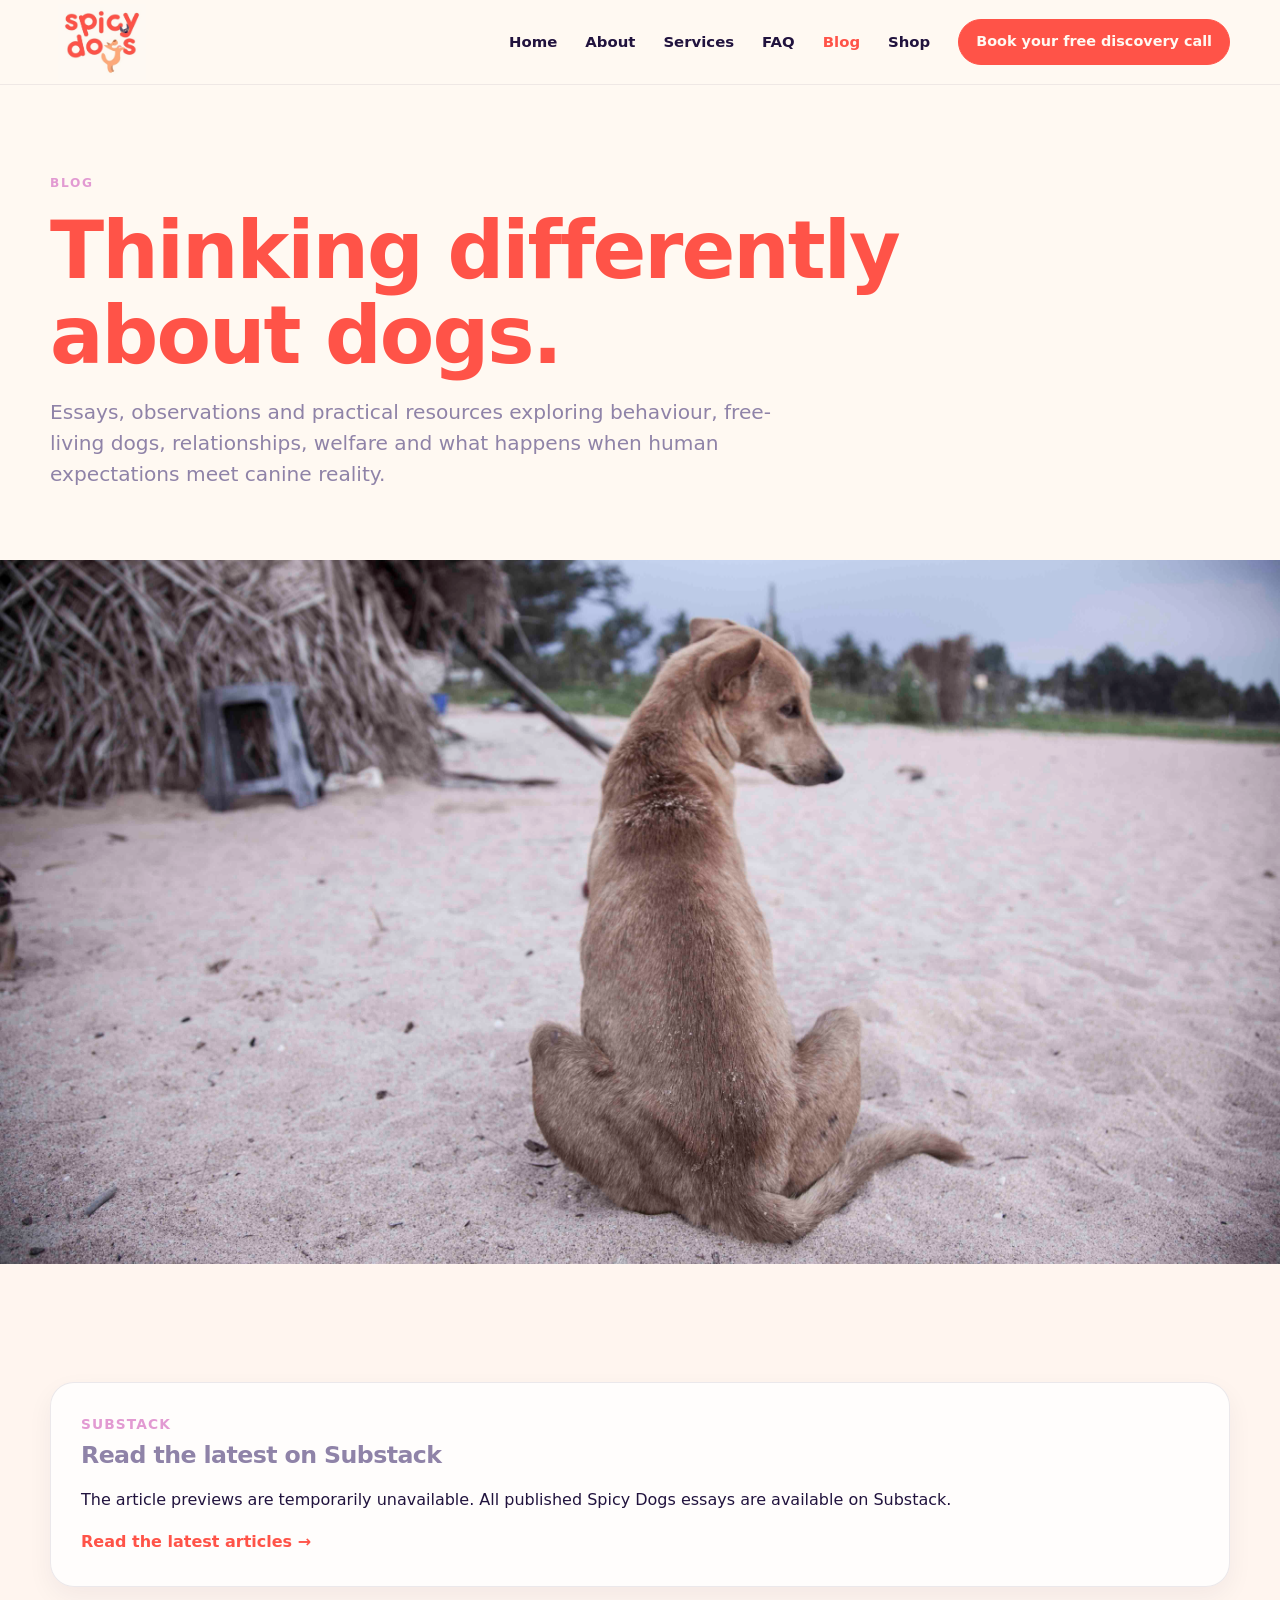
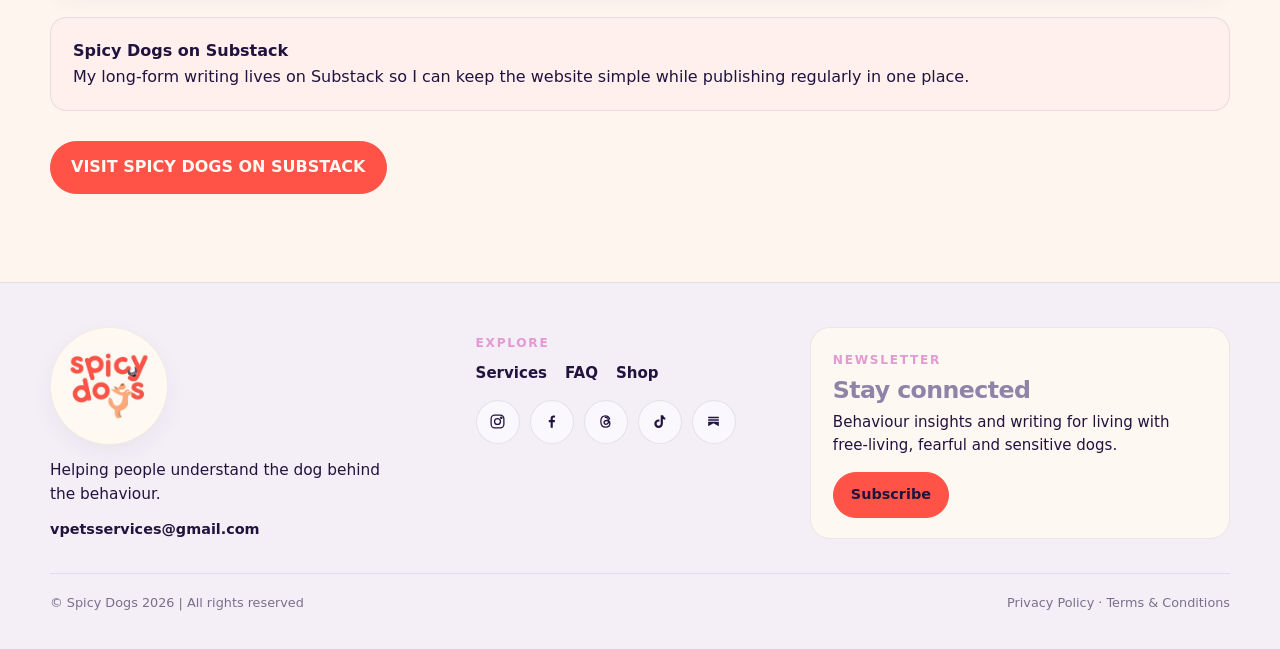
<file: blog.html>
<!doctype html><html lang="en"><head><meta charset="utf-8"><meta name="viewport" content="width=device-width, initial-scale=1"><meta name="description" content="Spicy Dogs essays and practical writing on dog behaviour, free-living and village dogs, welfare, relationships and adoption."><title>Dog Behaviour Blog | Spicy Dogs Behaviour</title>
  <link rel="icon" type="image/jpeg" href="/assets/logo-clean-full.jpg?v=20260919c"><link rel="canonical" href="https://spicydogsbehaviour.com/blog.html"><meta name="theme-color" content="#FFF9F2"><meta property="og:type" content="website"><meta property="og:site_name" content="Spicy Dogs Behaviour"><meta property="og:title" content="Dog Behaviour Blog | Spicy Dogs Behaviour"><meta property="og:description" content="Essays, observations and practical resources on dog behaviour, free-living dogs, relationships, welfare and adoption."><meta property="og:url" content="https://spicydogsbehaviour.com/blog.html"><meta property="og:image" content="https://spicydogsbehaviour.com/assets/beach%20mummy%201.JPG"><meta property="og:image:alt" content="Free-living dog on a beach in Sri Lanka"><meta name="twitter:card" content="summary_large_image"><meta name="twitter:title" content="Dog Behaviour Blog | Spicy Dogs Behaviour"><meta name="twitter:description" content="Writing on dog behaviour, free-living dogs, relationships, welfare and adoption."><meta name="twitter:image" content="https://spicydogsbehaviour.com/assets/beach%20mummy%201.JPG"><link rel="stylesheet" href="style.css"><style>
.blog-hero{padding-bottom:0;overflow:hidden}
.blog-hero-copy{padding-bottom:48px}
.blog-hero-image{width:100vw;height:clamp(420px,55vw,720px);margin-left:calc(50% - 50vw);overflow:hidden;background:#eaded6}
.blog-hero-image img{width:100%;height:100%;object-fit:cover;object-position:center 50%;display:block}
@media(max-width:860px){.blog-hero-copy{padding-bottom:34px}.blog-hero-image{height:52svh;min-height:360px}}
@media(max-width:600px){.blog-hero-image{height:48svh;min-height:330px}}
</style><script src="nav.js" defer></script></head><body>
<header class="nav"><div class="container nav-inner"><a class="brand-logo" href="index.html" aria-label="Spicy Dogs home"><img src="assets/logo-clean-full.jpg" alt="Spicy Dogs"></a><nav class="nav-links"><a href="index.html">Home</a><a href="about.html">About</a><a href="services.html">Services</a><a href="blog.html">Blog</a><a href="shop.html">Shop</a><a class="btn" href="https://calendly.com/vpetsservices/30min" target="_blank" rel="noopener">Book your free discovery call</a></nav></div></header>
<main><section class="hero blog-hero"><div class="container blog-hero-copy"><div class="eyebrow">Blog</div><h1>Thinking differently about dogs.</h1><p class="lead">Essays, observations and practical resources exploring behaviour, free-living dogs, relationships, welfare and what happens when human expectations meet canine reality.</p></div><div class="blog-hero-image"><img src="assets/beach mummy 1.JPG" alt="Free-living dog on the beach" decoding="async" fetchpriority="high"></div></section>
<section class="section alt"><div class="container">

<div id="posts-grid" class="grid-3" style="margin-top:30px"></div>

<div id="fallback-posts" style="margin-top:30px;display:none">
<div class="card"><div class="mini">Substack</div><h3>Read the latest on Substack</h3><p>The article previews are temporarily unavailable. All published Spicy Dogs essays are available on Substack.</p><a class="link" href="https://spicydogss.substack.com/" target="_blank" rel="noopener">Read the latest articles →</a></div>
</div>

<div class="notice" style="margin-top:30px"><strong>Spicy Dogs on Substack</strong><br>My long-form writing lives on Substack so I can keep the website simple while publishing regularly in one place.</div>
<div style="margin-top:30px"><a class="button" href="https://spicydogss.substack.com/" target="_blank" rel="noopener">VISIT SPICY DOGS ON SUBSTACK</a></div>
</div></section></main>

<script>
(async function loadPosts(){
  var grid = document.getElementById('posts-grid');
  var fallback = document.getElementById('fallback-posts');
  try {
    var res = await fetch('https://spicy-dogs-site.pages.dev/api/posts?v=20260926');
    var data = await res.json();
    if (!data.posts || !data.posts.length) throw new Error('no posts');
    grid.innerHTML = data.posts.slice(0, 3).map(function(p){
      var safeTitle = p.title.replace(/</g,'&lt;');
      var safeExcerpt = p.excerpt.replace(/</g,'&lt;');
      return '<div class="card">' +
        (p.displayDate ? '<div class="mini">' + p.displayDate + '</div>' : '<div class="mini">Substack</div>') +
        '<h3>' + safeTitle + '</h3>' +
        '<p>' + safeExcerpt + '</p>' +
        '<a class="link" href="' + p.link + '" target="_blank" rel="noopener">Read the post →</a>' +
        '</div>';
    }).join('');
  } catch (err) {
    grid.style.display = 'none';
    fallback.style.display = 'block';
  }
})();
</script>

<footer class="footer"><div class="container footer-grid">
  <div><div class="footer-logo"><img src="assets/logo-clean-full.jpg" alt="Spicy Dogs"></div><p>Helping people understand the dog behind the behaviour.</p><a href="mailto:vpetsservices@gmail.com">vpetsservices@gmail.com</a></div>
  <div><h3>Follow</h3><div class="footer-links" id="footer-social-links"><a href="https://www.instagram.com/spicydogsbehaviour/" target="_blank" rel="noopener">Instagram</a><a href="https://spicydogss.substack.com/" target="_blank" rel="noopener">Substack</a><a href="blog.html">Blog</a></div></div>
  <div class="footer-newsletter"><div class="eyebrow">Newsletter</div><h3>Stay connected</h3><p>Behaviour insights and writing for living with free-living, fearful and sensitive dogs.</p><a class="btn footer-guide-btn" href="https://spicy-dogs.kit.com/9feae1d9c4" target="_blank" rel="noopener">Subscribe</a></div>
</div></footer></body></html>
</file>
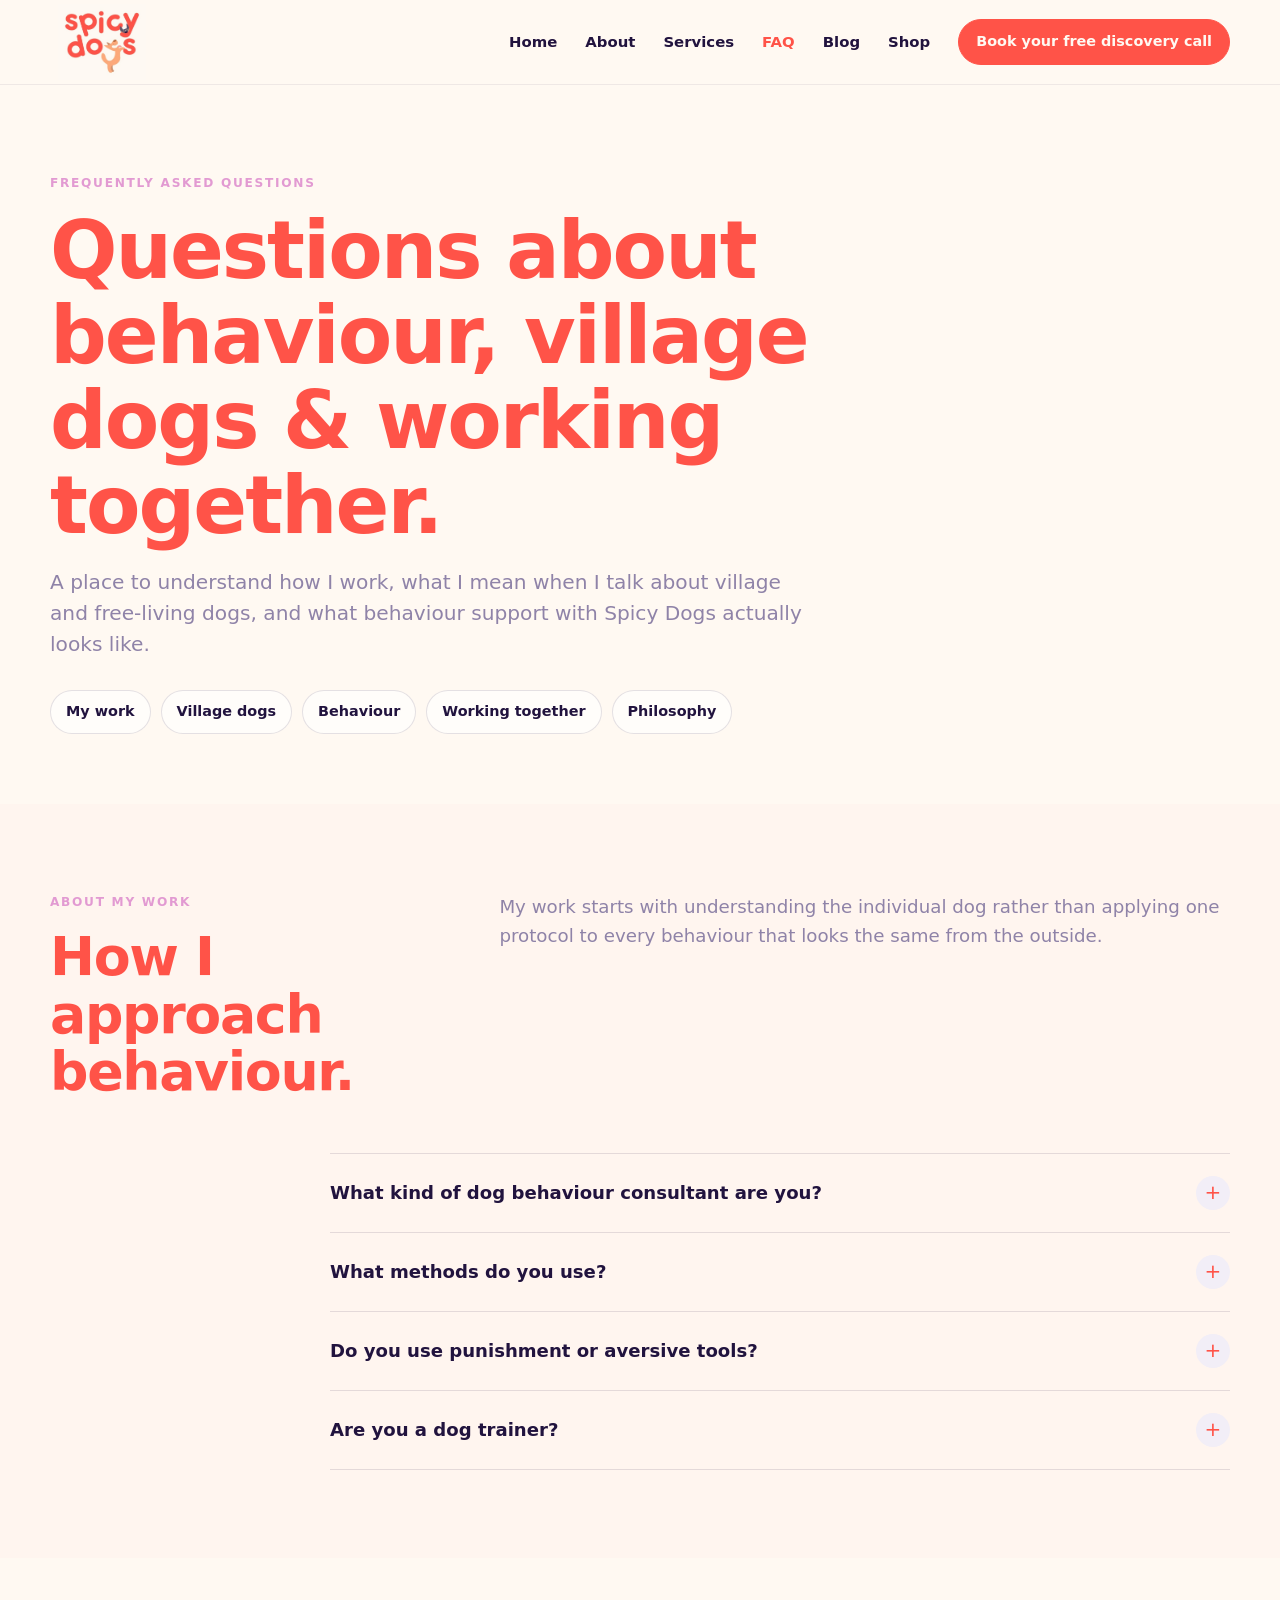
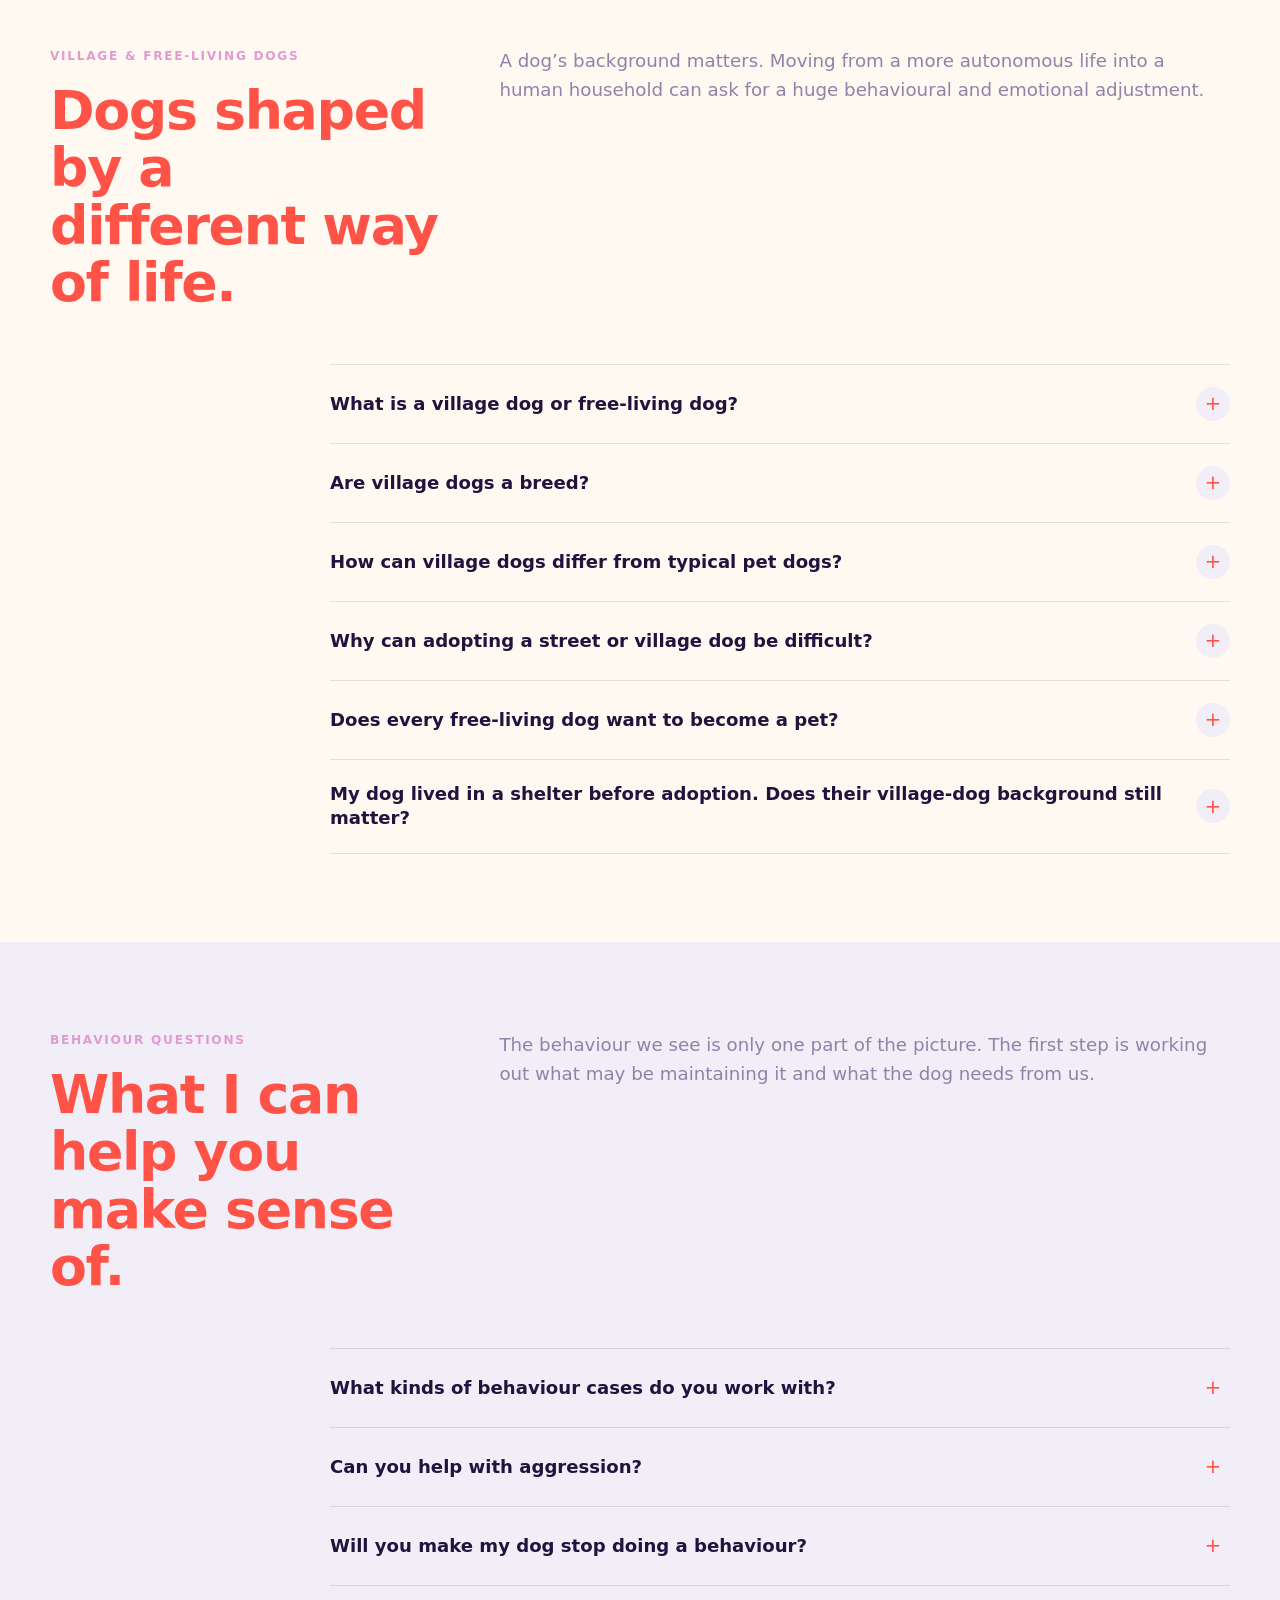
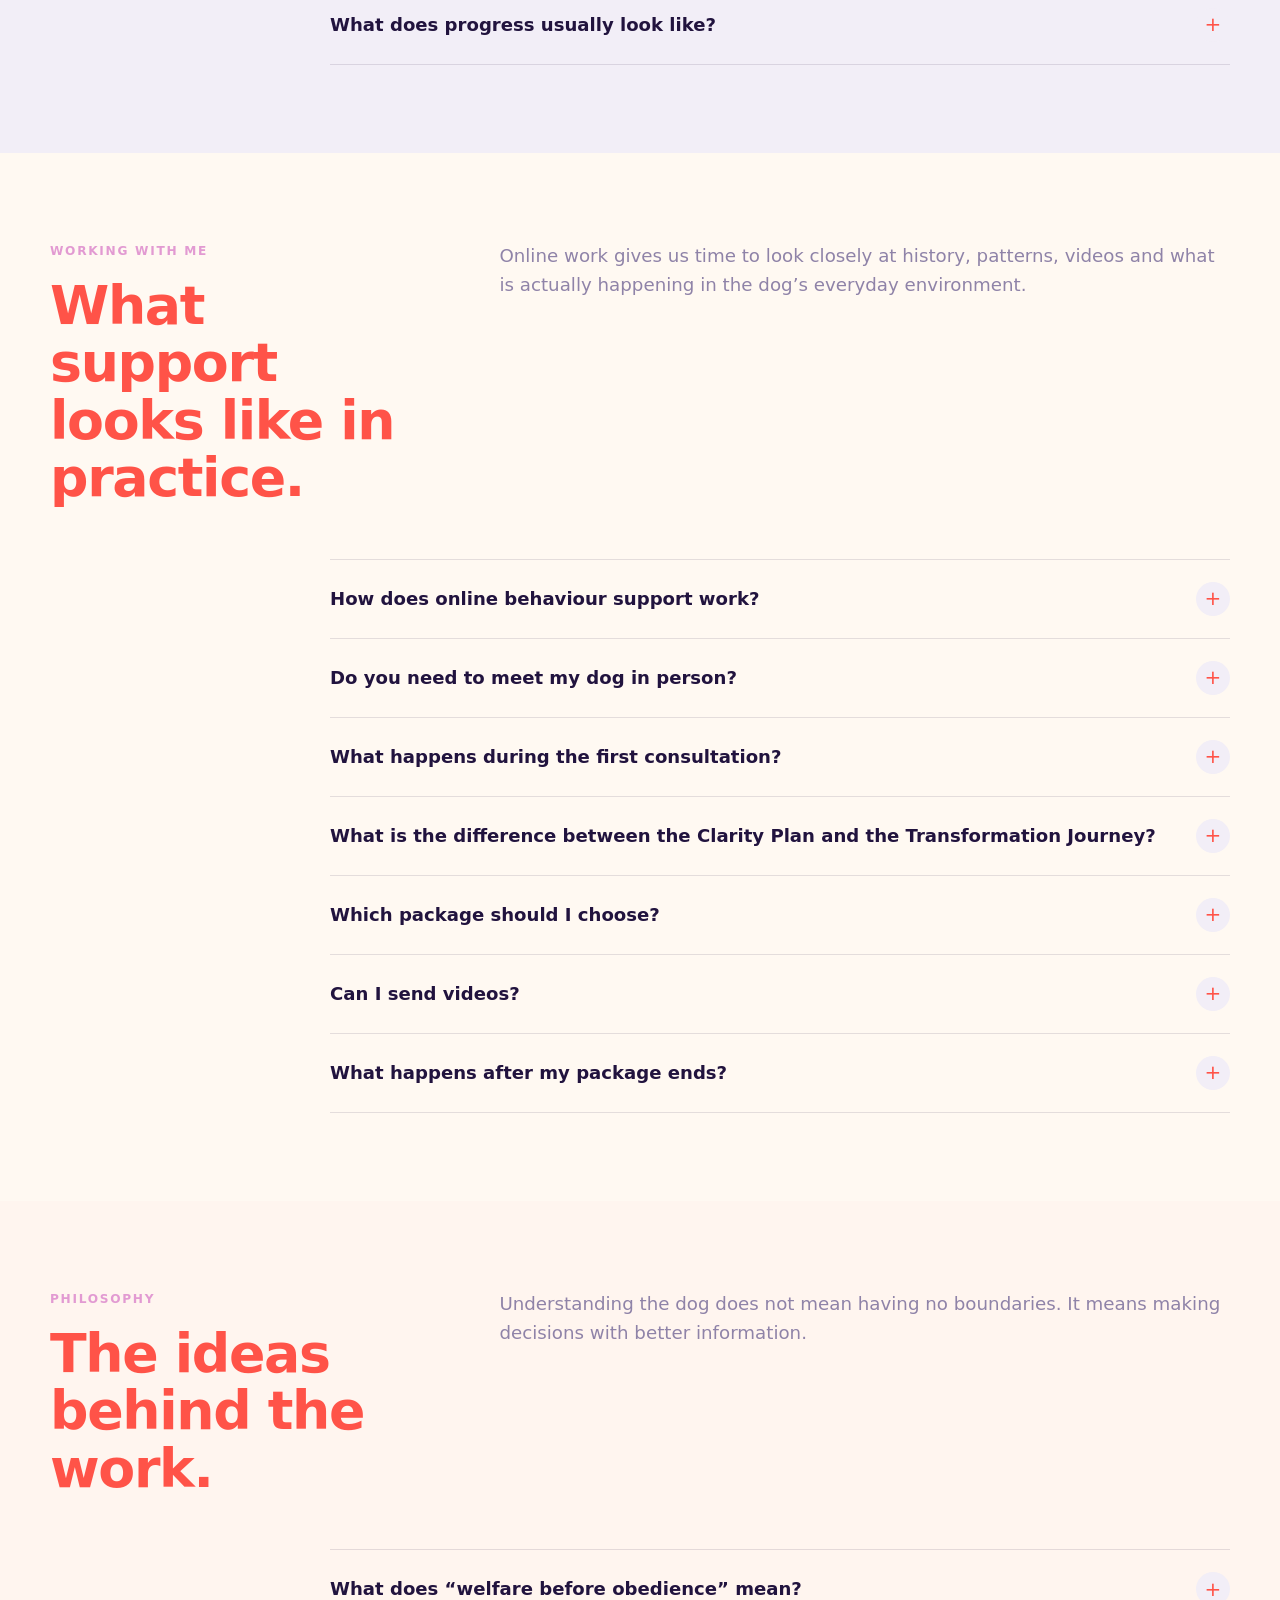
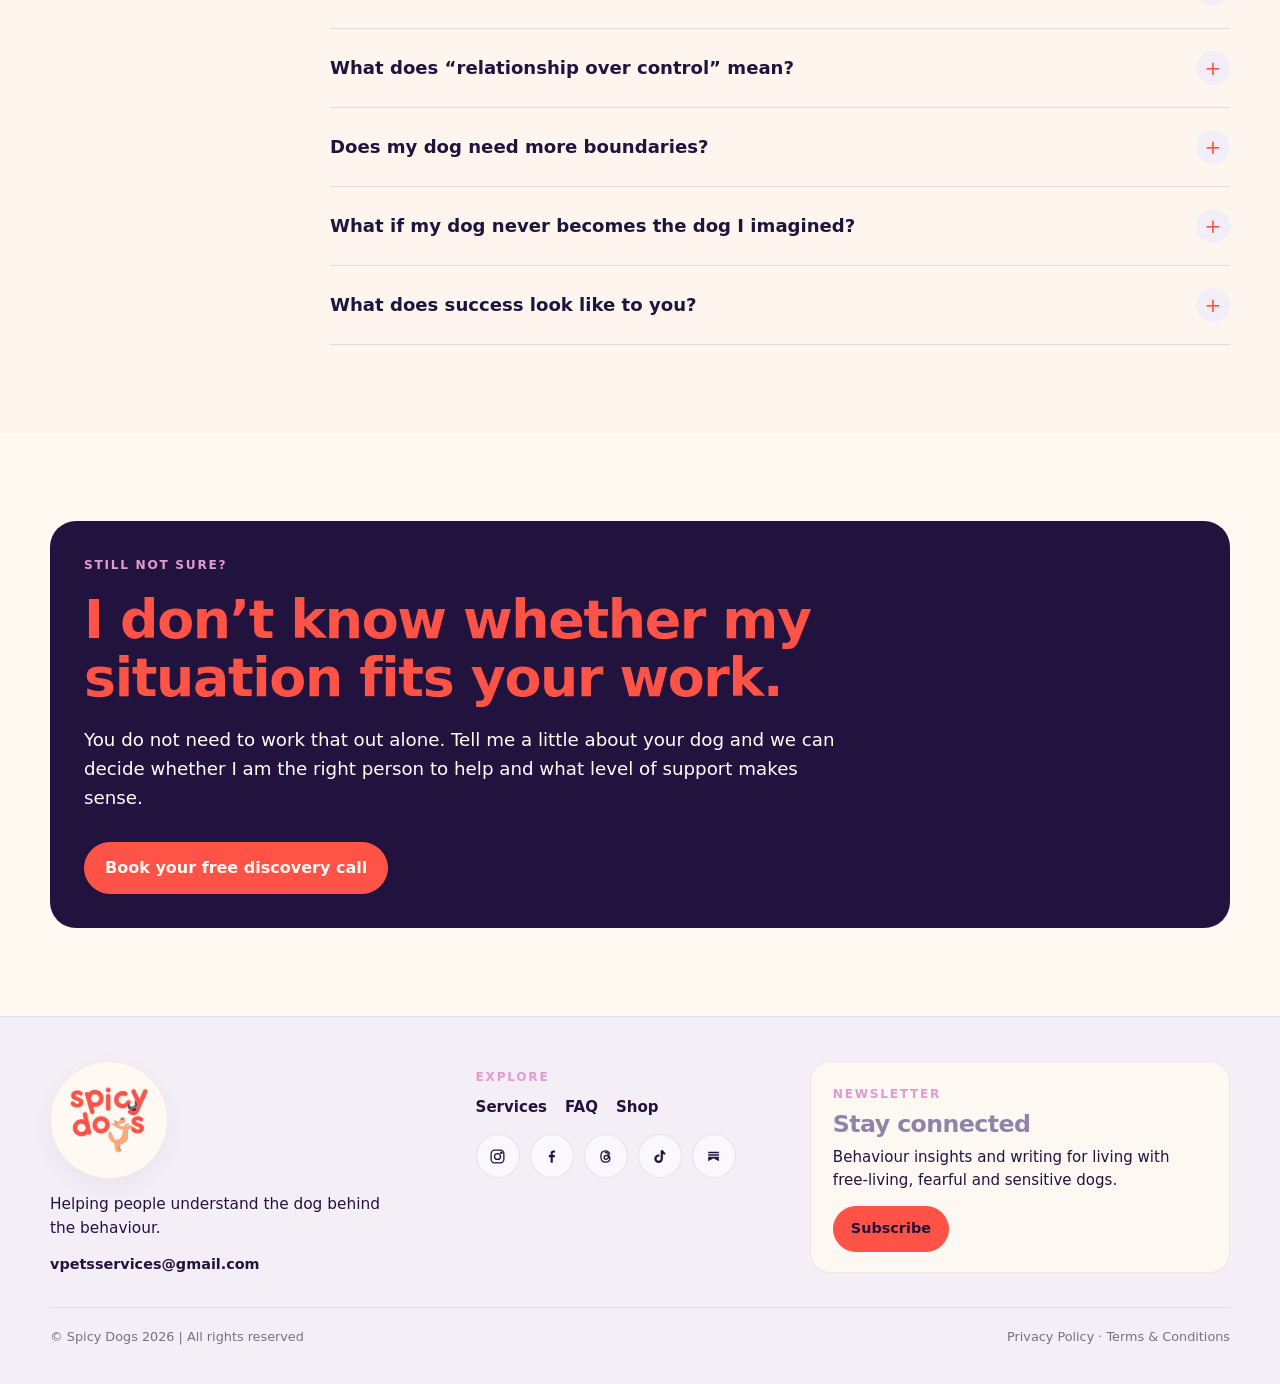
<file: faq.html>
<!doctype html>
<html lang="en">
<head>
  <meta charset="utf-8">
  <meta name="viewport" content="width=device-width, initial-scale=1">
  <meta name="description" content="Frequently asked questions about Spicy Dogs behaviour support, village and free-living dogs, methods, online consultations and what to expect when working together.">
  <title>Dog Behaviour FAQ | Spicy Dogs Behaviour</title>
  <link rel="icon" type="image/jpeg" href="/assets/logo-clean-full.jpg?v=20260919c">
  <link rel="canonical" href="https://spicydogsbehaviour.com/faq.html">
  <meta name="theme-color" content="#FFF9F2">
  <meta property="og:type" content="website">
  <meta property="og:site_name" content="Spicy Dogs Behaviour">
  <meta property="og:title" content="Dog Behaviour FAQ | Spicy Dogs Behaviour">
  <meta property="og:description" content="Answers about behaviour support, village and free-living dogs, methods, online consultations and working with Spicy Dogs Behaviour.">
  <meta property="og:url" content="https://spicydogsbehaviour.com/faq.html">
  <meta property="og:image" content="https://spicydogsbehaviour.com/assets/hero-vanessa-pingpong.jpeg">
  <meta property="og:image:alt" content="Vanessa with a dog on the beach in Sri Lanka">
  <meta name="twitter:card" content="summary_large_image">
  <meta name="twitter:title" content="Dog Behaviour FAQ | Spicy Dogs Behaviour">
  <meta name="twitter:description" content="Answers about dog behaviour support, village dogs, methods and online consultations.">
  <meta name="twitter:image" content="https://spicydogsbehaviour.com/assets/hero-vanessa-pingpong.jpeg">
  <link rel="stylesheet" href="style.css">
  <link rel="stylesheet" href="faq.css">
  <script src="nav.js" defer></script>
</head>
<body>
<header class="nav">
  <div class="container nav-inner">
    <a class="brand-logo" href="index.html" aria-label="Spicy Dogs home"><img src="assets/logo-clean-full.jpg" alt="Spicy Dogs"></a>
    <nav class="nav-links">
      <a href="index.html">Home</a><a href="about.html">About</a><a href="services.html">Services</a><a href="faq.html">FAQ</a><a href="blog.html">Blog</a><a href="shop.html">Shop</a>
      <a class="btn" href="https://calendly.com/vpetsservices/30min" target="_blank" rel="noopener">Book your free discovery call</a>
    </nav>
  </div>
</header>

<main>
  <section class="faq-hero">
    <div class="container">
      <div class="eyebrow">FREQUENTLY ASKED QUESTIONS</div>
      <h1>Questions about behaviour, village dogs &amp; working together.</h1>
      <p class="lead">A place to understand how I work, what I mean when I talk about village and free-living dogs, and what behaviour support with Spicy Dogs actually looks like.</p>
      <nav class="faq-index" aria-label="FAQ sections">
        <a href="#my-work">My work</a>
        <a href="#village-dogs">Village dogs</a>
        <a href="#behaviour">Behaviour</a>
        <a href="#working-together">Working together</a>
        <a href="#philosophy">Philosophy</a>
      </nav>
    </div>
  </section>

  <section class="section alt faq-section" id="my-work">
    <div class="container">
      <div class="faq-heading">
        <div><div class="eyebrow">About my work</div><h2>How I approach behaviour.</h2></div>
        <p class="kicker">My work starts with understanding the individual dog rather than applying one protocol to every behaviour that looks the same from the outside.</p>
      </div>
      <div class="faq-list">
        <details class="faq-item">
          <summary>What kind of dog behaviour consultant are you?</summary>
          <div class="faq-answer"><p>I work from a relationship-based, welfare-focused perspective. I look at behaviour in context: the dog’s emotional state, history, environment, motivations, relationships, learning and individual needs.</p><p>I have a particular interest in village and free-living dogs, fearful and anxious dogs, reactive dogs, and dogs whose sensitivity or independence can make conventional pet expectations difficult.</p></div>
        </details>
        <details class="faq-item">
          <summary>What methods do you use?</summary>
          <div class="faq-answer"><p>There is no single method I apply to every dog. Depending on the case, support may include changes to environment and routine, management, reducing pressure, building predictability and safety, improving communication, changing associations, teaching useful skills and helping guardians respond differently to behaviour.</p><p>The plan is built around why the behaviour may be happening and what is realistic for that dog and household.</p></div>
        </details>
        <details class="faq-item">
          <summary>Do you use punishment or aversive tools?</summary>
          <div class="faq-answer"><p>No. I do not use punishment or aversive tools. My work is force-free, welfare-focused and non-aversive, and I do not use intimidation, pain or techniques designed to suppress behaviour through fear.</p><p>I prioritise welfare, emotional safety, clear communication and strategies that help the dog cope more successfully. Behaviour may still need thoughtful management and clear boundaries for safety, but that is very different from punishing a dog for communicating discomfort, fear or distress.</p></div>
        </details>
        <details class="faq-item">
          <summary>Are you a dog trainer?</summary>
          <div class="faq-answer"><p>Training can absolutely be part of behaviour work, but my role is broader than teaching obedience or cues. Behaviour problems often involve fear, stress, frustration, conflict, unmet needs, environment, learning history or relationship dynamics.</p><p>I am interested first in understanding what is driving the behaviour. Skills are useful when they support that bigger picture.</p></div>
        </details>
      </div>
    </div>
  </section>

  <section class="section faq-section" id="village-dogs">
    <div class="container">
      <div class="faq-heading">
        <div><div class="eyebrow">Village &amp; free-living dogs</div><h2>Dogs shaped by a different way of life.</h2></div>
        <p class="kicker">A dog’s background matters. Moving from a more autonomous life into a human household can ask for a huge behavioural and emotional adjustment.</p>
      </div>
      <div class="faq-list">
        <details class="faq-item">
          <summary>What is a village dog or free-living dog?</summary>
          <div class="faq-answer"><p>On this site, I use these terms for dogs whose lives or ancestry are rooted in free-living or semi-free-living dog populations: dogs who may move through villages, streets, beaches or communities with considerably more autonomy than a typical companion dog.</p><p>Some are unowned, some are loosely cared for by communities, and some have close relationships with particular people while still living largely outside the pet-dog model.</p></div>
        </details>
        <details class="faq-item">
          <summary>Are village dogs a breed?</summary>
          <div class="faq-answer"><p>Not in the simple sense of one recognised breed with one predictable temperament. “Village dog” is often more useful as a description of population, ancestry and way of life.</p><p>There is enormous individual variation, so I do not assume that every village dog will behave in the same way.</p></div>
        </details>
        <details class="faq-item">
          <summary>How can village dogs differ from typical pet dogs?</summary>
          <div class="faq-answer"><p>Many have developed in environments where making their own decisions, avoiding risk, choosing social contact, roaming, scavenging and maintaining distance from unfamiliar people were useful skills.</p><p>When we bring a dog with that background into a home, we may suddenly expect comfort with confinement, leads, handling, visitors, close physical contact, separation and a much higher degree of human control. Some dogs adapt easily; others need far more time and support.</p></div>
        </details>
        <details class="faq-item">
          <summary>Why can adopting a street or village dog be difficult?</summary>
          <div class="faq-answer"><p>Adoption changes far more than where the dog sleeps. The dog may be moving between completely different social, sensory and environmental worlds.</p><p>Difficulties can emerge around fear, handling, visitors, being left alone, confinement, reactivity, resource guarding, chasing, roaming or simply coping with expectations they have never encountered before.</p></div>
        </details>
        <details class="faq-item">
          <summary>Does every free-living dog want to become a pet?</summary>
          <div class="faq-answer"><p>No. Being unowned is not automatically the same as being neglected or wanting a domestic home. Some free-living dogs are deeply embedded in a place, routine and social community that already works for them.</p><p>Good intentions matter, but so does context. Before intervening, it is worth understanding the individual dog and the life they already have.</p></div>
        </details>
        <details class="faq-item">
          <summary>My dog lived in a shelter before adoption. Does their village-dog background still matter?</summary>
          <div class="faq-answer"><p>Yes. Shelter experience adds another layer, but it does not erase what came before it. Some dogs may have spent very little time living freely; others may have years of experience outside a home before entering a shelter.</p><p>I look at the whole known history rather than assuming one label explains the dog.</p></div>
        </details>
      </div>
    </div>
  </section>

  <section class="section lav faq-section" id="behaviour">
    <div class="container">
      <div class="faq-heading">
        <div><div class="eyebrow">Behaviour questions</div><h2>What I can help you make sense of.</h2></div>
        <p class="kicker">The behaviour we see is only one part of the picture. The first step is working out what may be maintaining it and what the dog needs from us.</p>
      </div>
      <div class="faq-list">
        <details class="faq-item">
          <summary>What kinds of behaviour cases do you work with?</summary>
          <div class="faq-answer"><p>I commonly work with fearfulness, anxiety, reactivity, aggression-related behaviour, resource guarding, attachment or separation difficulties, overarousal, roaming, chasing, handling concerns and problems that emerge after rescue or adoption.</p><p>If I do not think remote support is appropriate for your situation, I will say so during the discovery process.</p></div>
        </details>
        <details class="faq-item">
          <summary>Can you help with aggression?</summary>
          <div class="faq-answer"><p>Yes. I do work with aggression cases, including dogs who growl, snap, lunge, bite or use other aggressive behaviour. Aggression is not a diagnosis or a personality type; it is behaviour that needs to be understood in context.</p><p>Safety and management come first. From there, we look at triggers, function, emotional state, predictability, environment and what realistic progress could look like for that dog. If a case needs in-person veterinary or specialist support alongside our work, I will be clear about that.</p></div>
        </details>
        <details class="faq-item">
          <summary>Will you make my dog stop doing a behaviour?</summary>
          <div class="faq-answer"><p>Sometimes the behaviour does reduce substantially. But I do not begin with “How do we stop this?” I begin with “Why does this make sense for this dog?”</p><p>From there we can decide whether the behaviour needs to be changed, managed, accommodated, redirected or whether something in the dog’s environment needs to change first.</p></div>
        </details>
        <details class="faq-item">
          <summary>What does progress usually look like?</summary>
          <div class="faq-answer"><p>Progress might mean fewer or less intense reactions, better recovery, increased ability to cope, more predictable behaviour, safer management, more communication, greater choice, improved trust or simply a household that understands what to do.</p><p>Behaviour change is rarely perfectly linear, so I look for meaningful changes in everyday life rather than perfection.</p></div>
        </details>
      </div>
    </div>
  </section>

  <section class="section faq-section" id="working-together">
    <div class="container">
      <div class="faq-heading">
        <div><div class="eyebrow">Working with me</div><h2>What support looks like in practice.</h2></div>
        <p class="kicker">Online work gives us time to look closely at history, patterns, videos and what is actually happening in the dog’s everyday environment.</p>
      </div>
      <div class="faq-list">
        <details class="faq-item">
          <summary>How does online behaviour support work?</summary>
          <div class="faq-answer"><p>We meet by video call and go through your dog’s history, current behaviour, environment, routines, triggers and your goals. I then create recommendations tailored to the case.</p><p>Depending on your package, we use follow-up calls, WhatsApp support and video review to see what is changing and adjust the plan.</p></div>
        </details>
        <details class="faq-item">
          <summary>Do you need to meet my dog in person?</summary>
          <div class="faq-answer"><p>Not necessarily. Much of behaviour work is about gathering good information, identifying patterns and changing what happens around the behaviour. Video can also be extremely useful because I can observe interactions in the dog’s normal environment without adding a stranger to the situation.</p><p>Some cases do need hands-on local assessment or veterinary involvement, and I will tell you if that becomes important.</p></div>
        </details>
        <details class="faq-item">
          <summary>What happens during the first consultation?</summary>
          <div class="faq-answer"><p>We spend time understanding the problem in context rather than jumping immediately to exercises. We talk through history, health, environment, routines, relationships, triggers, what you have already tried and what life currently looks like for both you and your dog.</p><p>By the end, the aim is for you to understand the behaviour more clearly and know what the next priorities are.</p></div>
        </details>
        <details class="faq-item">
          <summary>What is the difference between the Clarity Plan and the Transformation Journey?</summary>
          <div class="faq-answer"><p>The <strong>Clarity Plan</strong> is for guardians who need to understand what is happening, receive a personalised direction and have one month of support while they begin implementing it.</p><p>The <strong>Transformation Journey</strong> is for more complex, persistent or evolving cases that benefit from three months of observation, follow-up, video analysis, troubleshooting and plan adjustments.</p></div>
        </details>
        <details class="faq-item">
          <summary>Which package should I choose?</summary>
          <div class="faq-answer"><p>You do not need to decide before contacting me. That is exactly what the free 15-minute discovery call is for. We can briefly discuss what is happening and decide which level of support makes sense.</p></div>
        </details>
        <details class="faq-item">
          <summary>Can I send videos?</summary>
          <div class="faq-answer"><p>Yes. Video review is included to different degrees depending on the package. Short, natural clips can be very useful for understanding body language, context and patterns that are difficult to describe in words.</p></div>
        </details>
        <details class="faq-item">
          <summary>What happens after my package ends?</summary>
          <div class="faq-answer"><p>If you are doing well, you may not need anything else. Existing clients who want continued professional input can move onto Ongoing Support for maintenance, troubleshooting and help through new challenges.</p></div>
        </details>
      </div>
    </div>
  </section>

  <section class="section alt faq-section" id="philosophy">
    <div class="container">
      <div class="faq-heading">
        <div><div class="eyebrow">Philosophy</div><h2>The ideas behind the work.</h2></div>
        <p class="kicker">Understanding the dog does not mean having no boundaries. It means making decisions with better information.</p>
      </div>
      <div class="faq-list">
        <details class="faq-item">
          <summary>What does “welfare before obedience” mean?</summary>
          <div class="faq-answer"><p>It means I care more about how the dog is coping than how compliant they look. A dog can obey while still being frightened, overwhelmed or shut down.</p><p>Skills matter, but they should support the dog’s wellbeing and the household’s needs rather than becoming the only measure of success.</p></div>
        </details>
        <details class="faq-item">
          <summary>What does “relationship over control” mean?</summary>
          <div class="faq-answer"><p>It does not mean dogs get to do anything they want. It means the relationship is not built around continually overriding the dog.</p><p>I want guardians to become better at reading communication, setting thoughtful boundaries, creating safety and building cooperation that works for both sides.</p></div>
        </details>
        <details class="faq-item">
          <summary>Does my dog need more boundaries?</summary>
          <div class="faq-answer"><p>Possibly — but “more boundaries” is not a diagnosis. Some dogs benefit from clearer routines, management and predictability. Others are already living under so much restriction and pressure that adding more control makes things harder.</p><p>We look at what the individual dog and household actually need.</p></div>
        </details>
        <details class="faq-item">
          <summary>What if my dog never becomes the dog I imagined?</summary>
          <div class="faq-answer"><p>This can be one of the hardest parts of living with a fearful, independent or complex dog. Sometimes progress includes grieving the dog or lifestyle we expected and learning to see the dog in front of us more clearly.</p><p>Acceptance is not the same as giving up. It can be the point where realistic, compassionate behaviour work finally becomes possible.</p></div>
        </details>
        <details class="faq-item">
          <summary>What does success look like to you?</summary>
          <div class="faq-answer"><p>Success is a dog and human who understand each other better and a life that works more safely and comfortably for both. That might include less distress, more trust, better recovery, clearer communication, greater confidence, more appropriate freedom or simply knowing how to navigate difficult moments without constantly feeling lost.</p></div>
        </details>
      </div>
    </div>
  </section>

  <section class="section">
    <div class="container faq-callout">
      <div class="eyebrow" style="color:var(--pink)">Still not sure?</div>
      <h2>I don’t know whether my situation fits your work.</h2>
      <p class="kicker">You do not need to work that out alone. Tell me a little about your dog and we can decide whether I am the right person to help and what level of support makes sense.</p>
      <div class="hero-actions"><a class="btn" href="https://calendly.com/vpetsservices/30min" target="_blank" rel="noopener">Book your free discovery call</a></div>
    </div>
  </section>
</main>

<footer class="footer"><div class="container footer-grid">
  <div><div class="footer-logo"><img src="assets/logo-clean-full.jpg" alt="Spicy Dogs"></div><p>Helping people understand the dog behind the behaviour.</p><a href="mailto:vpetsservices@gmail.com">vpetsservices@gmail.com</a></div>
  <div><h3>Explore</h3><div class="footer-links"><a href="about.html">About</a><a href="services.html">Services</a><a href="faq.html">FAQ</a><a href="blog.html">Blog</a><a href="shop.html">Shop</a></div></div>
  <div class="footer-newsletter"><div class="eyebrow">Newsletter</div><h3>Stay connected</h3><p>Behaviour insights and writing for living with free-living, fearful and sensitive dogs.</p><a class="btn footer-guide-btn" href="https://spicy-dogs.kit.com/9feae1d9c4" target="_blank" rel="noopener">Subscribe</a></div>
</div></footer>
</body>
</html>
</file>
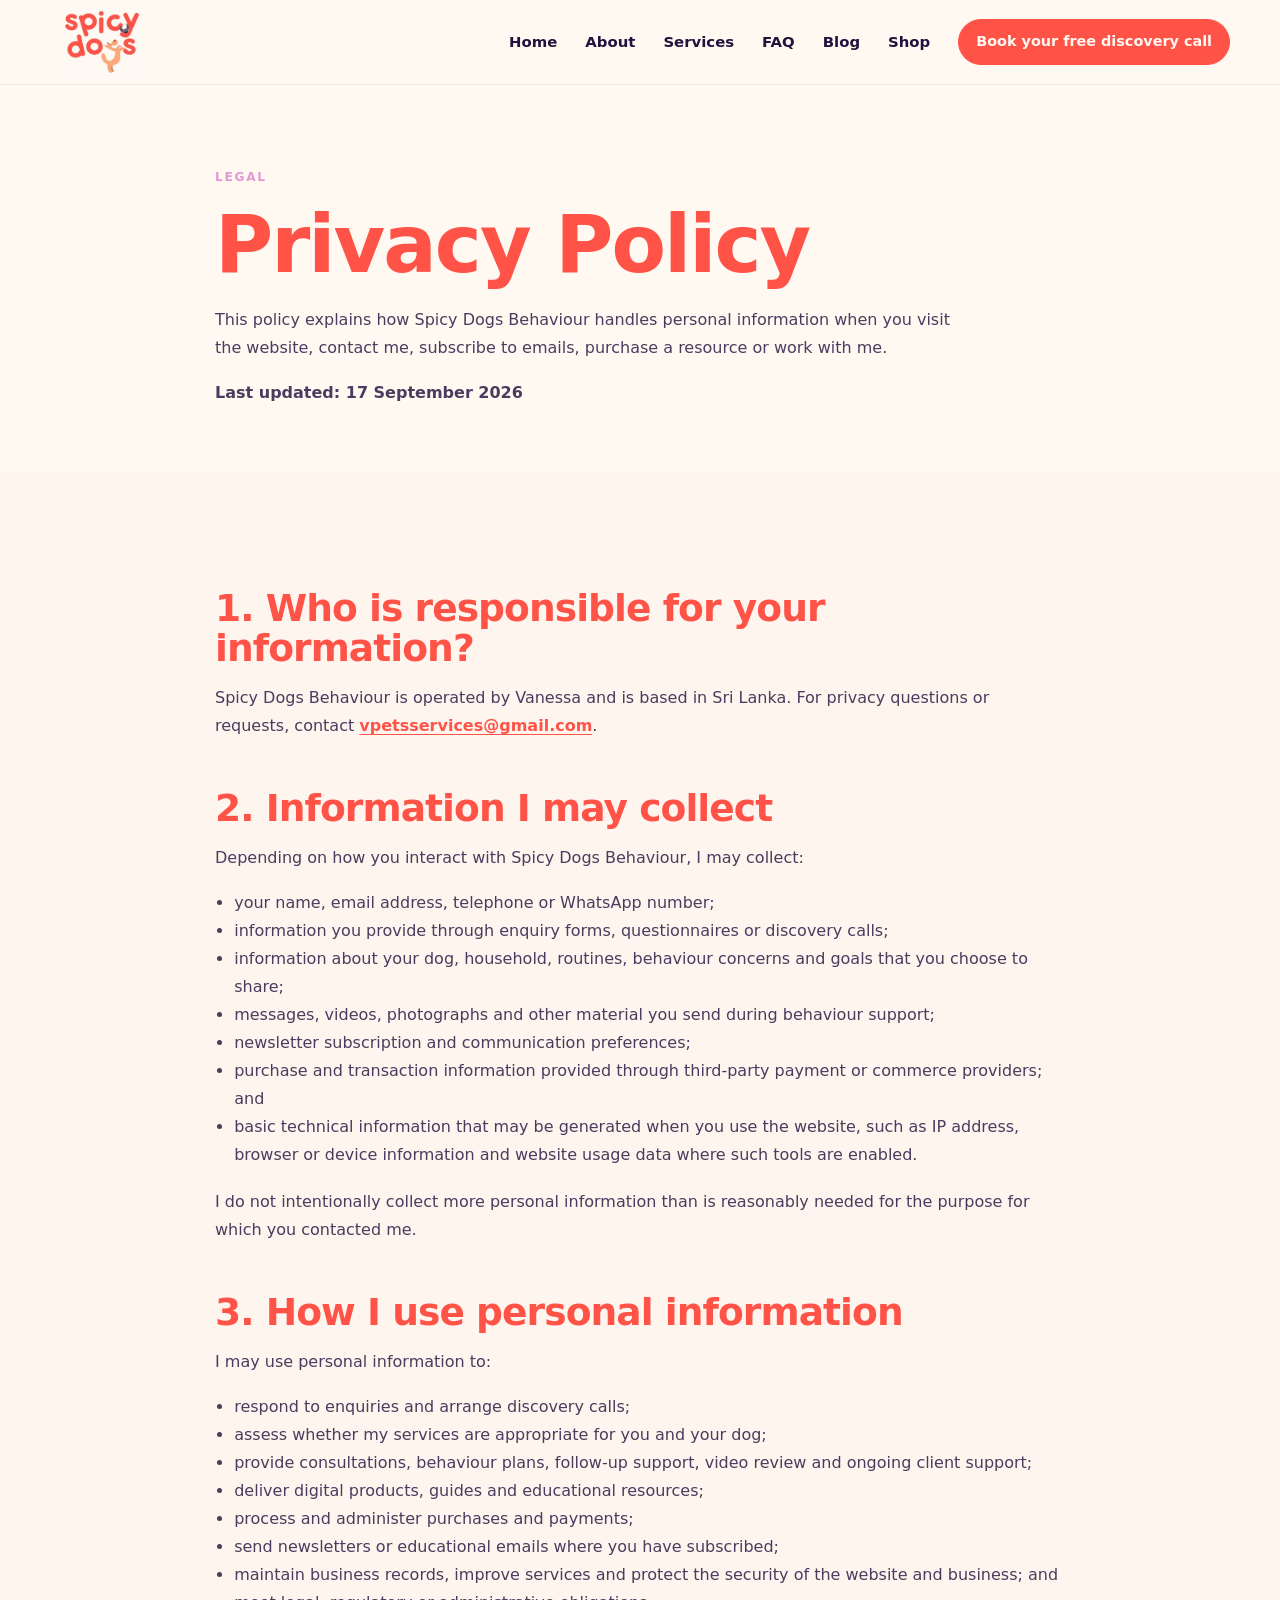
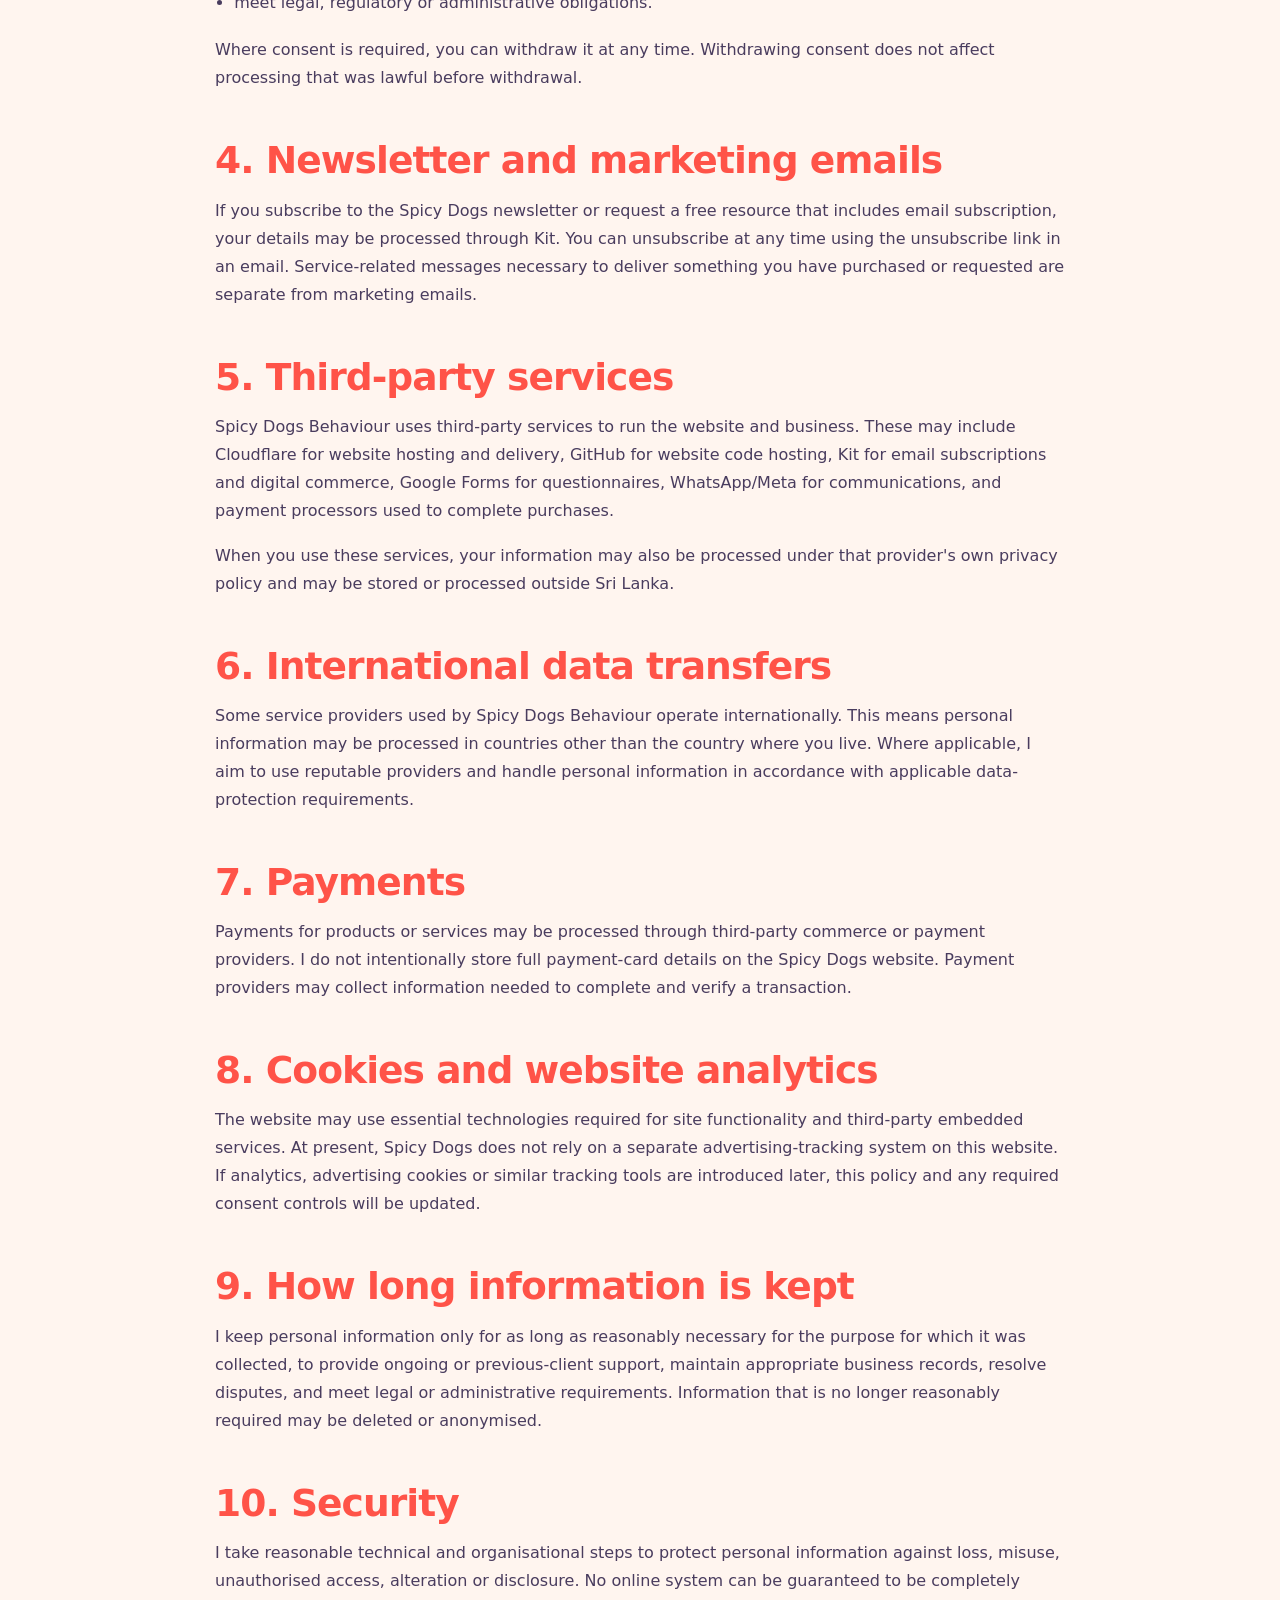
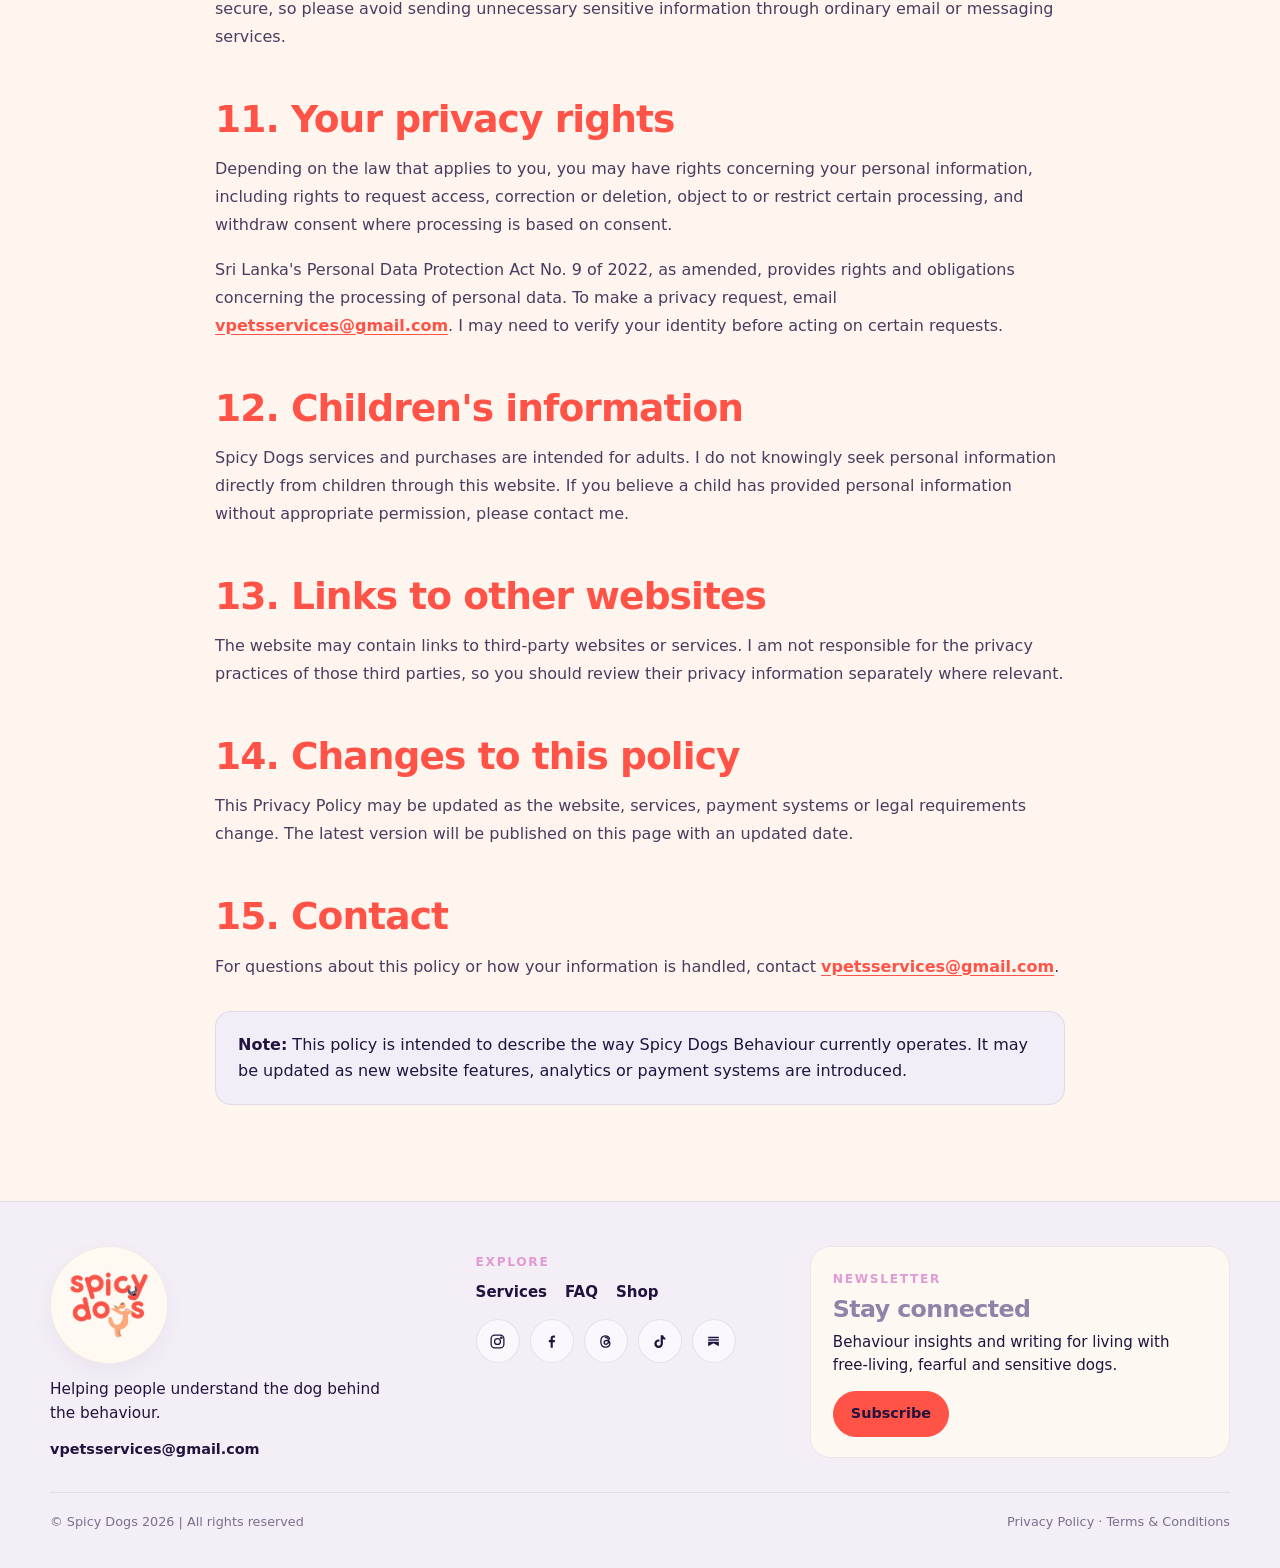
<file: privacy.html>
<!doctype html>
<html lang="en">
<head>
  <meta charset="utf-8">
  <meta name="viewport" content="width=device-width, initial-scale=1">
  <meta name="description" content="Privacy Policy for Spicy Dogs Behaviour, including how personal information is collected, used, stored and shared when you use the website or services.">
  <title>Privacy Policy | Spicy Dogs Behaviour</title>
  <link rel="icon" type="image/jpeg" href="/assets/logo-clean-full.jpg?v=20260919c">
  <link rel="canonical" href="https://spicydogsbehaviour.com/privacy.html">
  <meta name="theme-color" content="#FFF9F2">
  <meta property="og:type" content="website">
  <meta property="og:site_name" content="Spicy Dogs Behaviour">
  <meta property="og:title" content="Privacy Policy | Spicy Dogs Behaviour">
  <meta property="og:description" content="How Spicy Dogs Behaviour collects, uses, stores and protects personal information.">
  <meta property="og:url" content="https://spicydogsbehaviour.com/privacy.html">
  <link rel="stylesheet" href="style.css">
  <style>
    .legal-hero{padding:82px 0 48px;background:var(--cream)}
    .legal-page{padding:68px 0 96px;background:var(--surface-warm)}
    .legal-copy{max-width:850px}
    .legal-copy h2{font-size:clamp(1.65rem,3vw,2.35rem);margin-top:48px;margin-bottom:16px}
    .legal-copy h3{font-size:1.15rem;margin-top:28px;margin-bottom:10px;color:var(--navy)}
    .legal-copy p,.legal-copy li{color:var(--text-soft);font-size:1rem;line-height:1.75}
    .legal-copy ul{padding-left:1.2rem;margin:0 0 1.2rem}
    .legal-copy a{color:var(--coral);font-weight:700;text-decoration:underline;text-underline-offset:3px}
    .legal-note{margin-top:30px;padding:20px 22px;border-radius:16px;background:var(--lavender);border:1px solid var(--border)}
    @media(max-width:860px){.legal-hero{padding:58px 0 38px}.legal-page{padding:54px 0 72px}}
  </style>
  <script src="nav.js" defer></script>
</head>
<body>
<header class="nav"><div class="container nav-inner"><a class="brand-logo" href="index.html" aria-label="Spicy Dogs home"><img src="assets/logo-clean-full.jpg" alt="Spicy Dogs"></a><nav class="nav-links"><a href="index.html">Home</a><a href="about.html">About</a><a href="services.html">Services</a><a href="blog.html">Blog</a><a href="shop.html">Shop</a><a class="btn" href="https://calendly.com/vpetsservices/30min" target="_blank" rel="noopener">Book your free discovery call</a></nav></div></header>
<main>
  <section class="legal-hero"><div class="container legal-copy"><div class="eyebrow">Legal</div><h1>Privacy Policy</h1><p class="lead">This policy explains how Spicy Dogs Behaviour handles personal information when you visit the website, contact me, subscribe to emails, purchase a resource or work with me.</p><p><strong>Last updated: 17 September 2026</strong></p></div></section>
  <section class="legal-page"><div class="container legal-copy">
    <h2>1. Who is responsible for your information?</h2>
    <p>Spicy Dogs Behaviour is operated by Vanessa and is based in Sri Lanka. For privacy questions or requests, contact <a href="mailto:vpetsservices@gmail.com">vpetsservices@gmail.com</a>.</p>

    <h2>2. Information I may collect</h2>
    <p>Depending on how you interact with Spicy Dogs Behaviour, I may collect:</p>
    <ul>
      <li>your name, email address, telephone or WhatsApp number;</li>
      <li>information you provide through enquiry forms, questionnaires or discovery calls;</li>
      <li>information about your dog, household, routines, behaviour concerns and goals that you choose to share;</li>
      <li>messages, videos, photographs and other material you send during behaviour support;</li>
      <li>newsletter subscription and communication preferences;</li>
      <li>purchase and transaction information provided through third-party payment or commerce providers; and</li>
      <li>basic technical information that may be generated when you use the website, such as IP address, browser or device information and website usage data where such tools are enabled.</li>
    </ul>
    <p>I do not intentionally collect more personal information than is reasonably needed for the purpose for which you contacted me.</p>

    <h2>3. How I use personal information</h2>
    <p>I may use personal information to:</p>
    <ul>
      <li>respond to enquiries and arrange discovery calls;</li>
      <li>assess whether my services are appropriate for you and your dog;</li>
      <li>provide consultations, behaviour plans, follow-up support, video review and ongoing client support;</li>
      <li>deliver digital products, guides and educational resources;</li>
      <li>process and administer purchases and payments;</li>
      <li>send newsletters or educational emails where you have subscribed;</li>
      <li>maintain business records, improve services and protect the security of the website and business; and</li>
      <li>meet legal, regulatory or administrative obligations.</li>
    </ul>
    <p>Where consent is required, you can withdraw it at any time. Withdrawing consent does not affect processing that was lawful before withdrawal.</p>

    <h2>4. Newsletter and marketing emails</h2>
    <p>If you subscribe to the Spicy Dogs newsletter or request a free resource that includes email subscription, your details may be processed through Kit. You can unsubscribe at any time using the unsubscribe link in an email. Service-related messages necessary to deliver something you have purchased or requested are separate from marketing emails.</p>

    <h2>5. Third-party services</h2>
    <p>Spicy Dogs Behaviour uses third-party services to run the website and business. These may include Cloudflare for website hosting and delivery, GitHub for website code hosting, Kit for email subscriptions and digital commerce, Google Forms for questionnaires, WhatsApp/Meta for communications, and payment processors used to complete purchases.</p>
    <p>When you use these services, your information may also be processed under that provider's own privacy policy and may be stored or processed outside Sri Lanka.</p>

    <h2>6. International data transfers</h2>
    <p>Some service providers used by Spicy Dogs Behaviour operate internationally. This means personal information may be processed in countries other than the country where you live. Where applicable, I aim to use reputable providers and handle personal information in accordance with applicable data-protection requirements.</p>

    <h2>7. Payments</h2>
    <p>Payments for products or services may be processed through third-party commerce or payment providers. I do not intentionally store full payment-card details on the Spicy Dogs website. Payment providers may collect information needed to complete and verify a transaction.</p>

    <h2>8. Cookies and website analytics</h2>
    <p>The website may use essential technologies required for site functionality and third-party embedded services. At present, Spicy Dogs does not rely on a separate advertising-tracking system on this website. If analytics, advertising cookies or similar tracking tools are introduced later, this policy and any required consent controls will be updated.</p>

    <h2>9. How long information is kept</h2>
    <p>I keep personal information only for as long as reasonably necessary for the purpose for which it was collected, to provide ongoing or previous-client support, maintain appropriate business records, resolve disputes, and meet legal or administrative requirements. Information that is no longer reasonably required may be deleted or anonymised.</p>

    <h2>10. Security</h2>
    <p>I take reasonable technical and organisational steps to protect personal information against loss, misuse, unauthorised access, alteration or disclosure. No online system can be guaranteed to be completely secure, so please avoid sending unnecessary sensitive information through ordinary email or messaging services.</p>

    <h2>11. Your privacy rights</h2>
    <p>Depending on the law that applies to you, you may have rights concerning your personal information, including rights to request access, correction or deletion, object to or restrict certain processing, and withdraw consent where processing is based on consent.</p>
    <p>Sri Lanka's Personal Data Protection Act No. 9 of 2022, as amended, provides rights and obligations concerning the processing of personal data. To make a privacy request, email <a href="mailto:vpetsservices@gmail.com">vpetsservices@gmail.com</a>. I may need to verify your identity before acting on certain requests.</p>

    <h2>12. Children's information</h2>
    <p>Spicy Dogs services and purchases are intended for adults. I do not knowingly seek personal information directly from children through this website. If you believe a child has provided personal information without appropriate permission, please contact me.</p>

    <h2>13. Links to other websites</h2>
    <p>The website may contain links to third-party websites or services. I am not responsible for the privacy practices of those third parties, so you should review their privacy information separately where relevant.</p>

    <h2>14. Changes to this policy</h2>
    <p>This Privacy Policy may be updated as the website, services, payment systems or legal requirements change. The latest version will be published on this page with an updated date.</p>

    <h2>15. Contact</h2>
    <p>For questions about this policy or how your information is handled, contact <a href="mailto:vpetsservices@gmail.com">vpetsservices@gmail.com</a>.</p>

    <div class="legal-note"><strong>Note:</strong> This policy is intended to describe the way Spicy Dogs Behaviour currently operates. It may be updated as new website features, analytics or payment systems are introduced.</div>
  </div></section>
</main>
<footer class="footer"></footer>
</body>
</html>
</file>
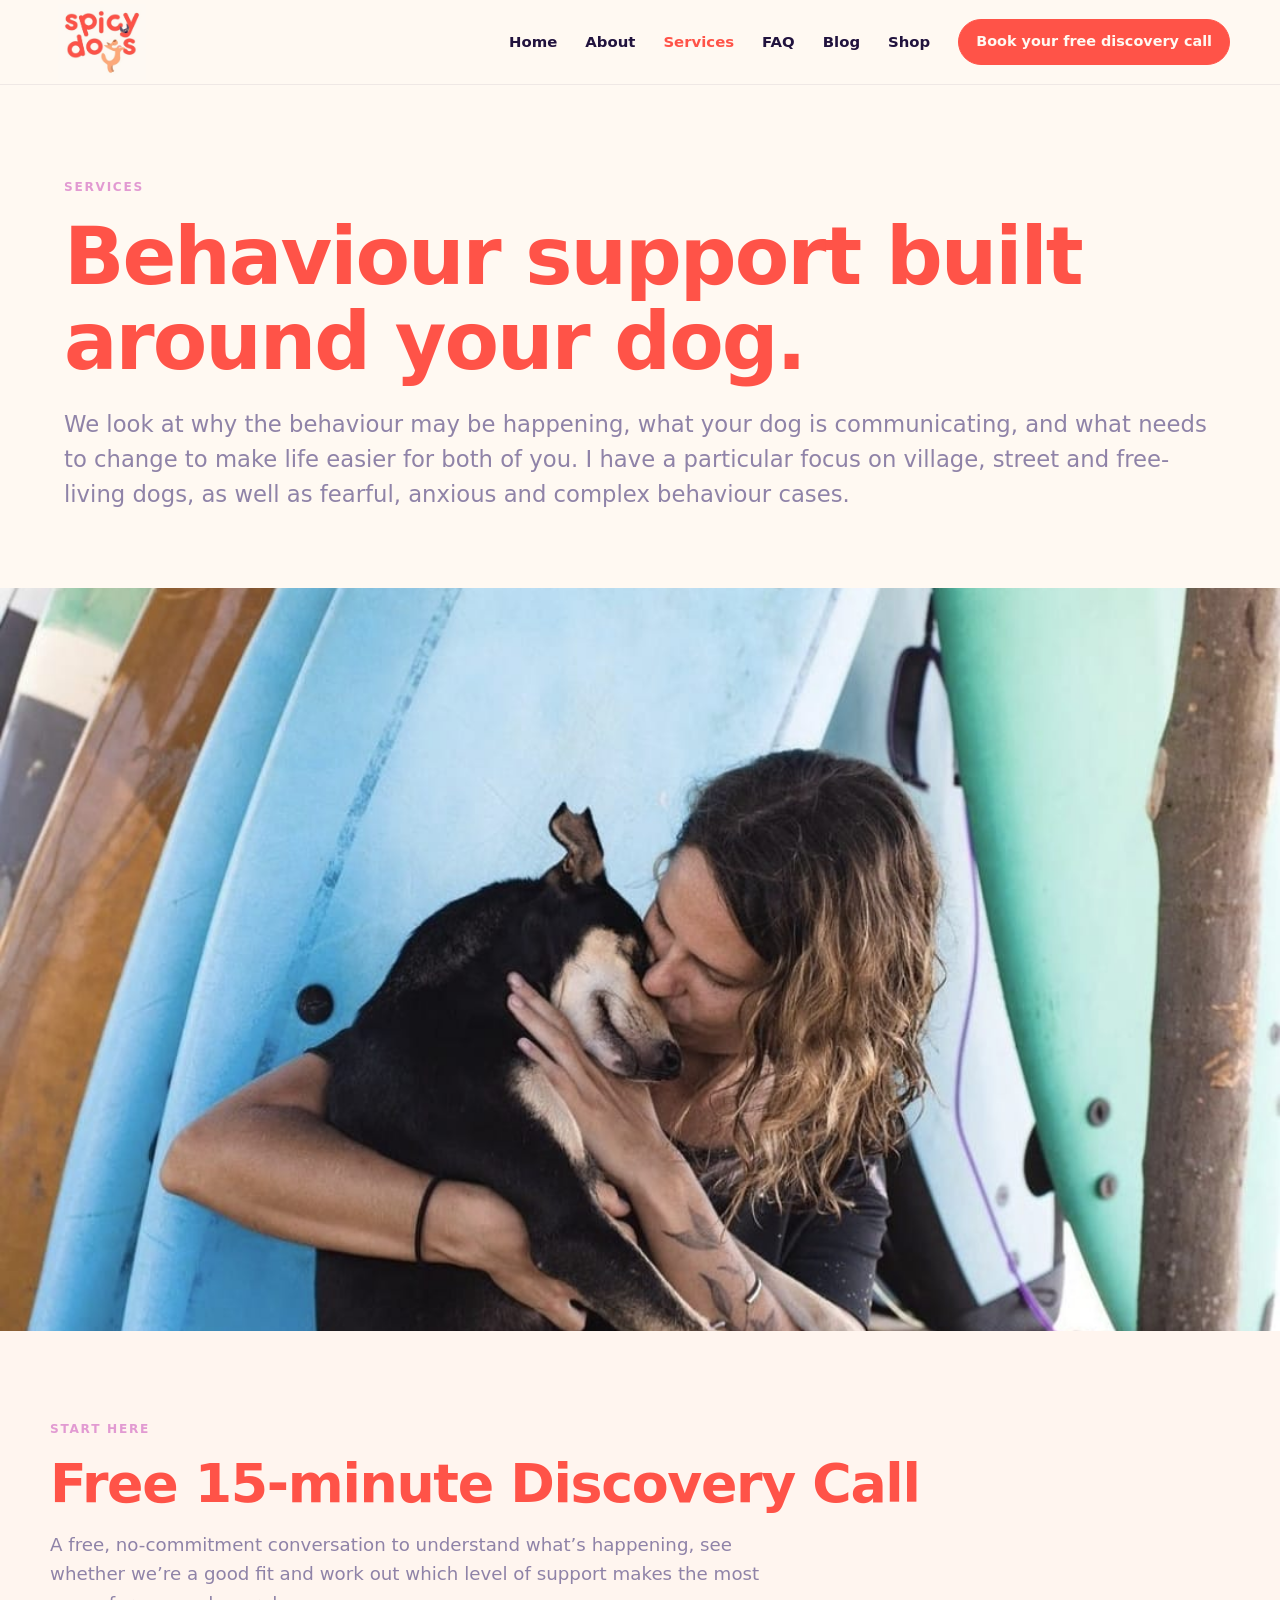
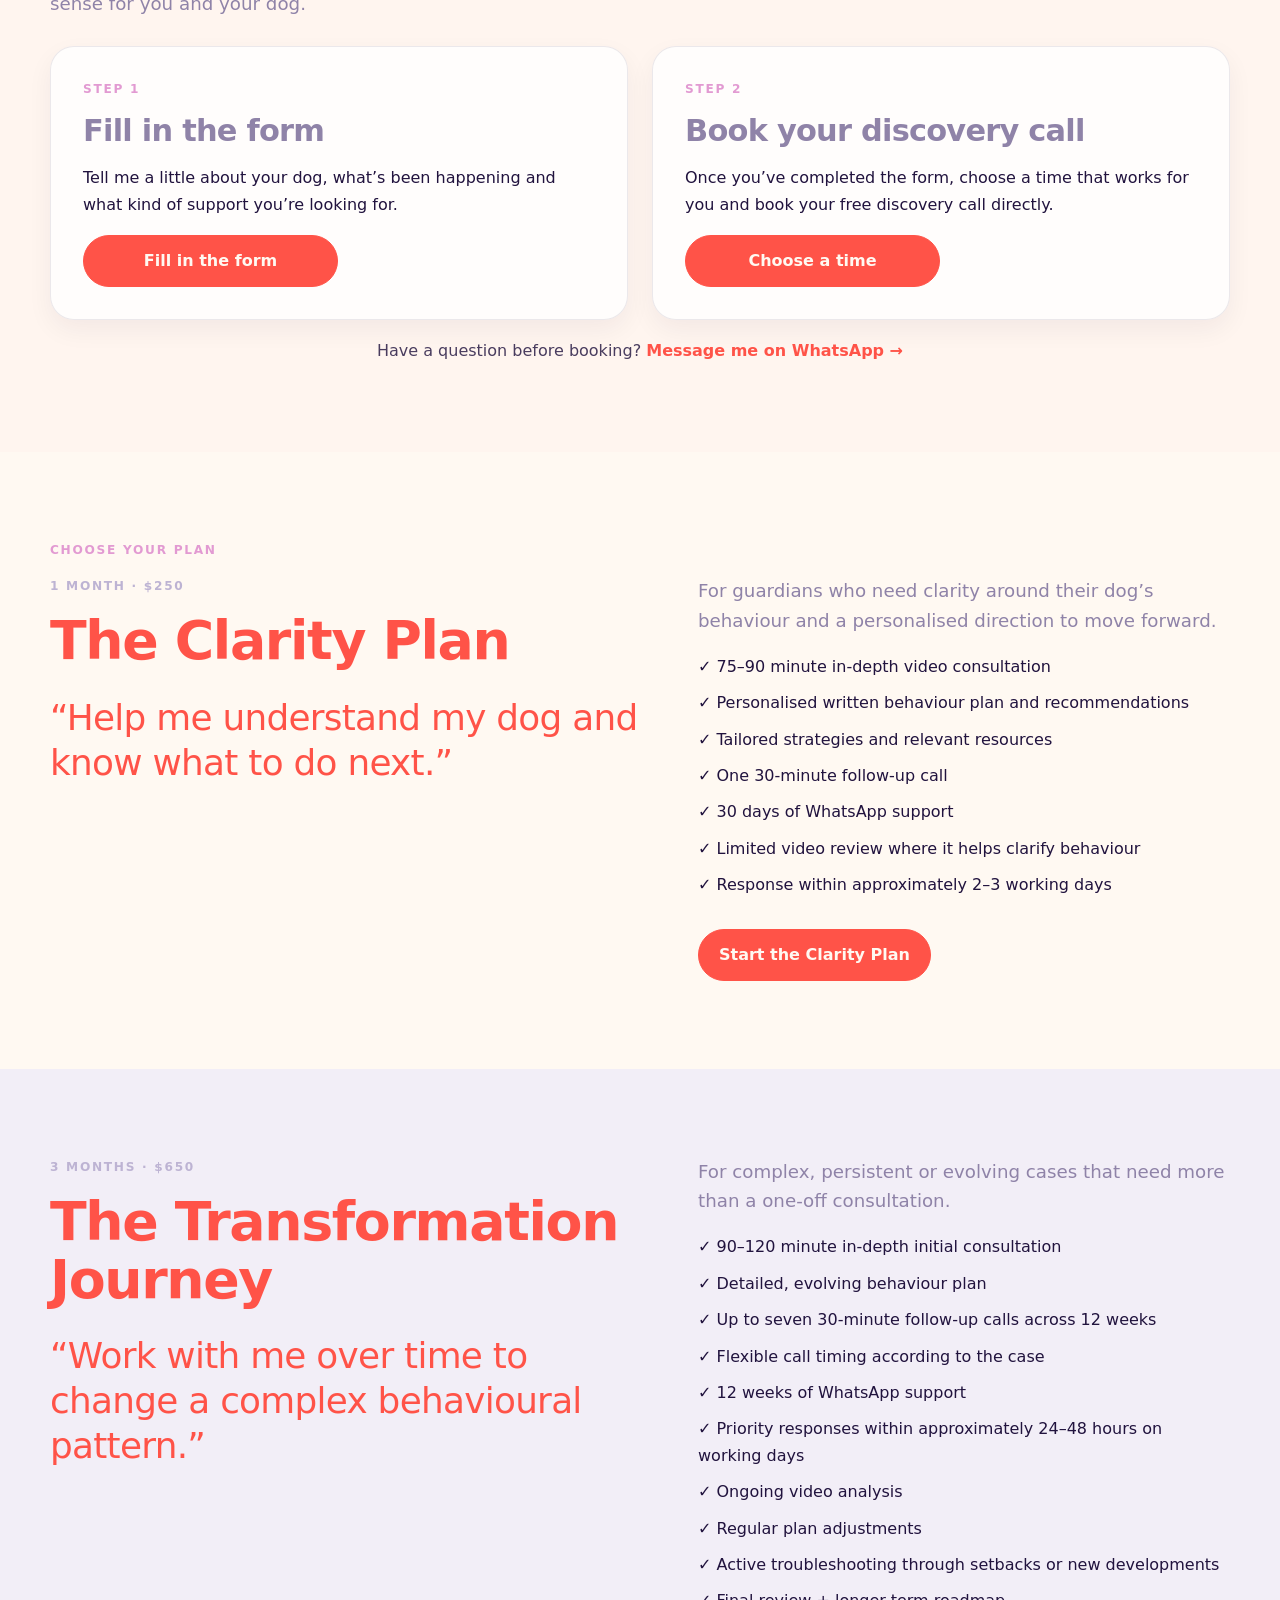
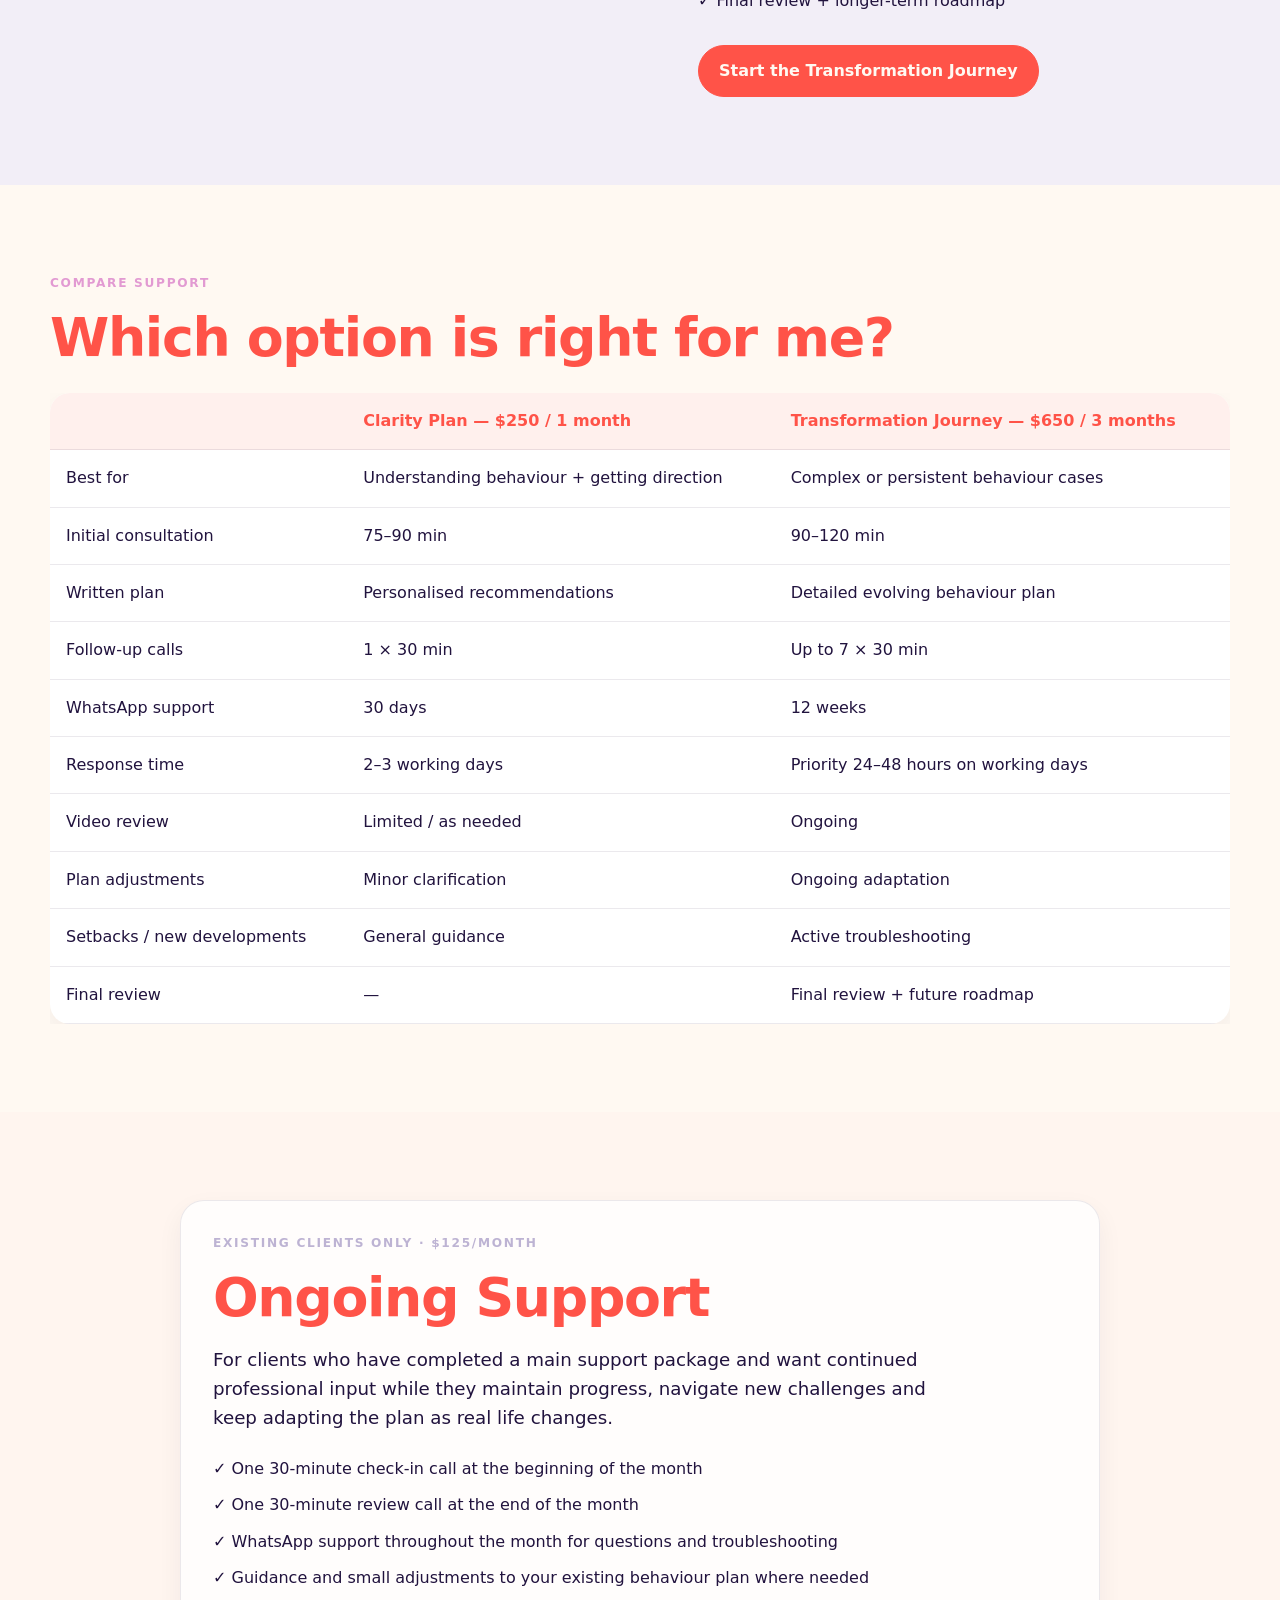
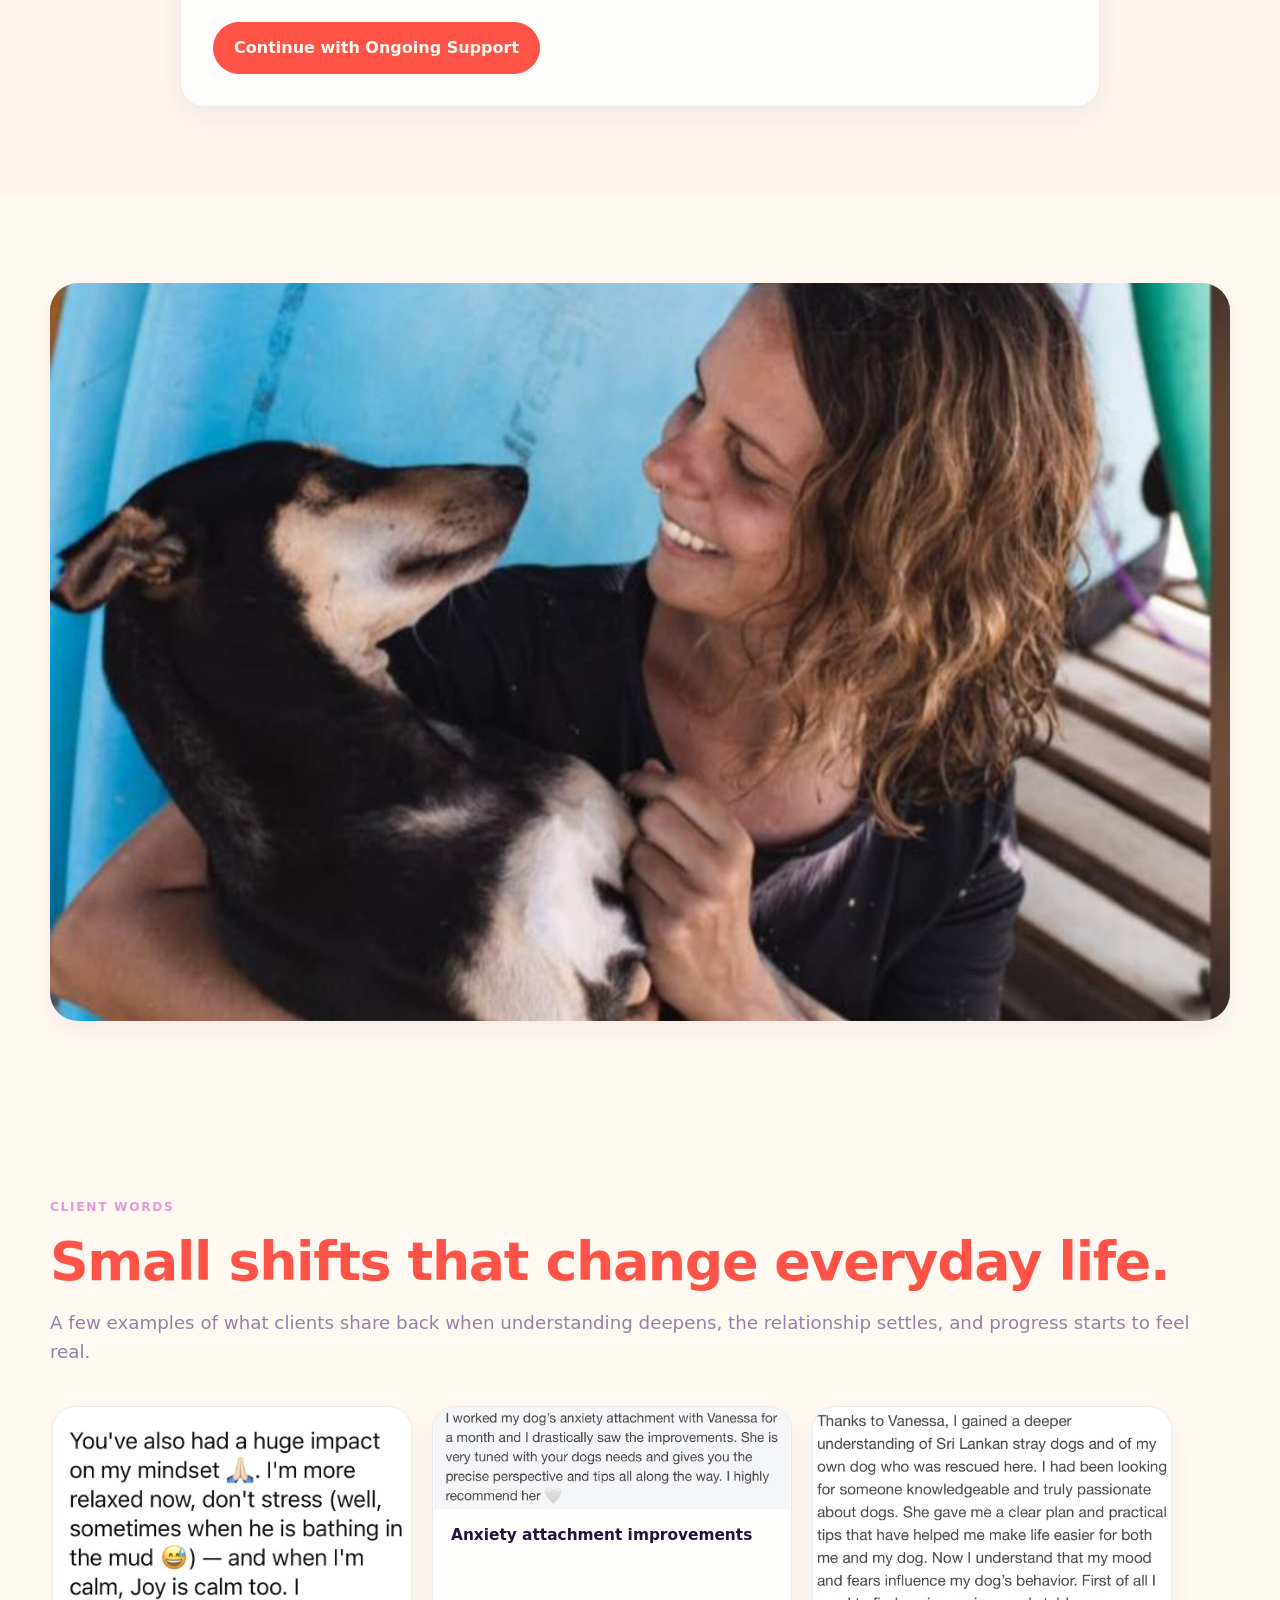
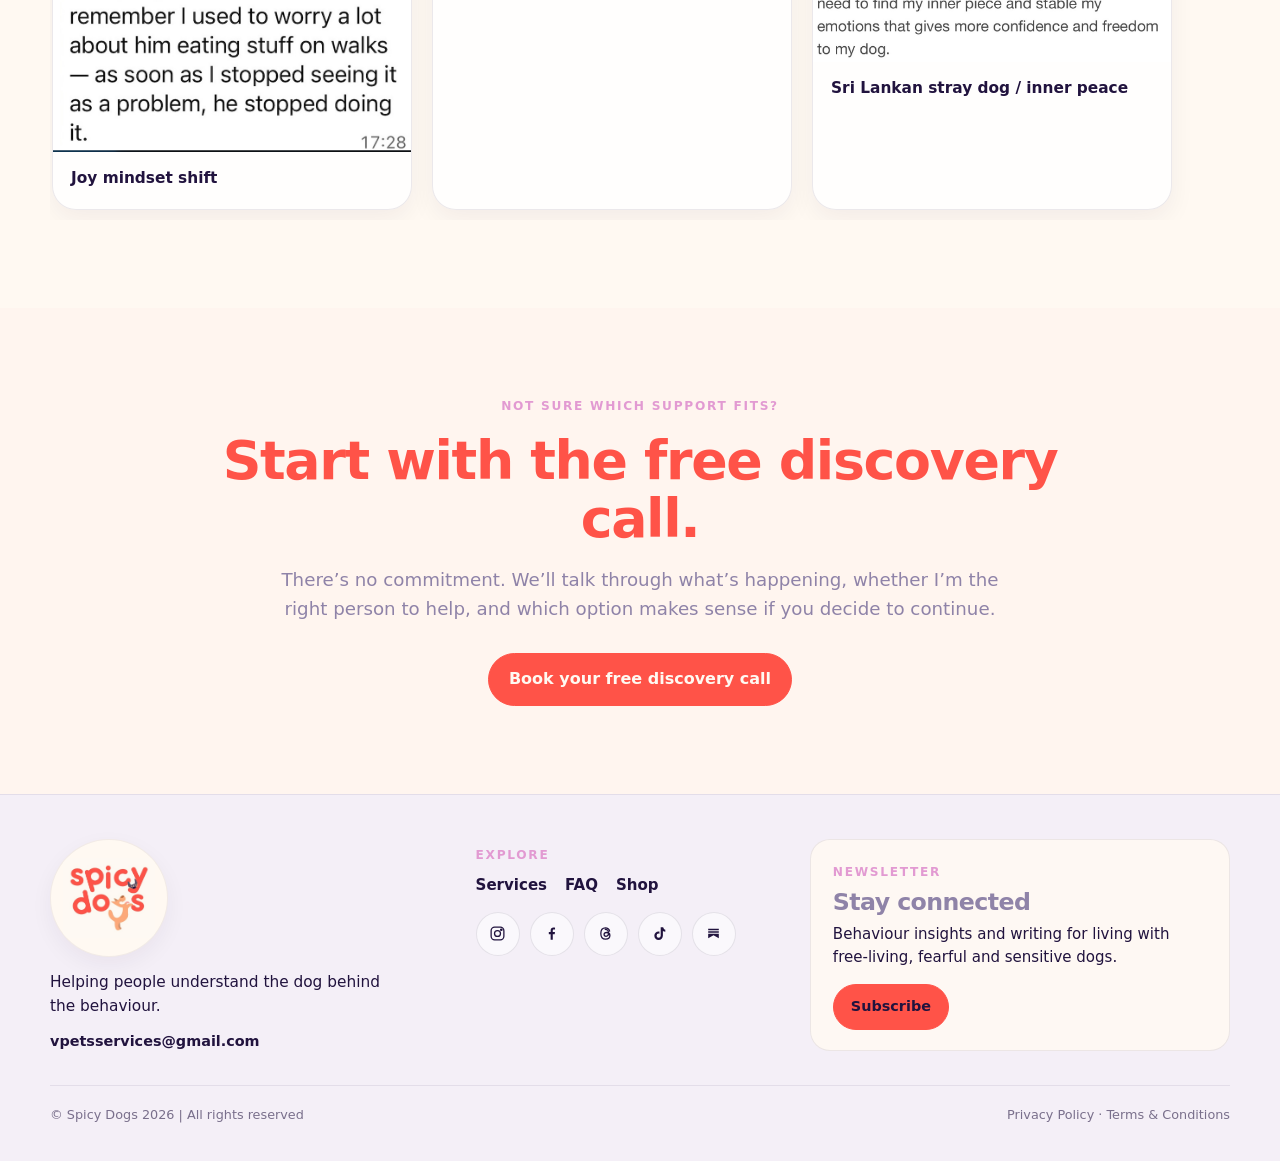
<file: services.html>
<!doctype html><html lang="en"><head><meta charset="utf-8"><meta name="viewport" content="width=device-width, initial-scale=1"><meta name="description" content="Online dog behaviour support from Spicy Dogs Behaviour, including the Clarity Plan and Transformation Journey for village, fearful, anxious and complex behaviour cases."><title>Dog Behaviour Support Services | Spicy Dogs Behaviour</title>
  <link rel="icon" type="image/jpeg" href="/assets/logo-clean-full.jpg?v=20260919c"><link rel="canonical" href="https://spicydogsbehaviour.com/services.html"><meta name="theme-color" content="#FFF9F2"><meta property="og:type" content="website"><meta property="og:site_name" content="Spicy Dogs Behaviour"><meta property="og:title" content="Dog Behaviour Support Services | Spicy Dogs Behaviour"><meta property="og:description" content="Personalised online behaviour support for village, fearful, anxious and complex dogs — from a one-month Clarity Plan to a three-month Transformation Journey."><meta property="og:url" content="https://spicydogsbehaviour.com/services.html"><meta property="og:image" content="https://spicydogsbehaviour.com/assets/services-blackdog-1.jpeg"><meta property="og:image:alt" content="Vanessa with a dog"><meta name="twitter:card" content="summary_large_image"><meta name="twitter:title" content="Dog Behaviour Support Services | Spicy Dogs Behaviour"><meta name="twitter:description" content="Personalised online behaviour support for village, fearful, anxious and complex dogs."><meta name="twitter:image" content="https://spicydogsbehaviour.com/assets/services-blackdog-1.jpeg"><link rel="stylesheet" href="style.css"><link rel="stylesheet" href="services-editorial.css"><script src="nav.js" defer></script></head><body>
<header class="nav"><div class="container nav-inner"><a class="brand-logo" href="index.html" aria-label="Spicy Dogs home"><img src="assets/logo-clean-full.jpg" alt="Spicy Dogs"></a><nav class="nav-links"><a href="index.html">Home</a><a href="about.html">About</a><a href="services.html">Services</a><a href="blog.html">Blog</a><a href="shop.html">Shop</a><a class="btn" href="https://calendly.com/vpetsservices/30min" target="_blank" rel="noopener">Book your free discovery call</a></nav></div></header>
<main>
<section class="hero services-hero-editorial"><div class="services-hero-title"><div class="eyebrow">Services</div><h1>Behaviour support built around your dog.</h1><p class="lead">We look at why the behaviour may be happening, what your dog is communicating, and what needs to change to make life easier for both of you. I have a particular focus on village, street and free-living dogs, as well as fearful, anxious and complex behaviour cases.</p></div><div class="services-hero-image"><img src="assets/services-blackdog-1.jpeg" alt="Vanessa with a dog" decoding="async" fetchpriority="high"></div></section>

<section class="section alt" id="discovery-call"><div class="container"><div class="eyebrow">Start here</div><h2>Free 15-minute Discovery Call</h2><p class="kicker">A free, no-commitment conversation to understand what’s happening, see whether we’re a good fit and work out which level of support makes the most sense for you and your dog.</p><div class="services-preview" style="margin-top:28px"><div class="service-card"><div class="eyebrow">Step 1</div><h3>Fill in the form</h3><p>Tell me a little about your dog, what’s been happening and what kind of support you’re looking for.</p><a class="btn discovery-step-btn" href="https://forms.gle/PocxHN2i3JFAjMgV7" target="_blank" rel="noopener">Fill in the form</a></div><div class="service-card"><div class="eyebrow">Step 2</div><h3>Book your discovery call</h3><p>Once you’ve completed the form, choose a time that works for you and book your free discovery call directly.</p><button class="btn discovery-step-btn" type="button" id="show-discovery-calendar">Choose a time</button></div></div><div id="discovery-calendar" class="discovery-calendar" hidden><div id="spicy-dogs-calendly"></div></div><p class="discovery-contact">Have a question before booking? <a class="link" href="https://wa.me/94765994066?text=Hi%20Vanessa%2C%20I%20have%20a%20question%20before%20booking%20a%20discovery%20call." target="_blank" rel="noopener">Message me on WhatsApp →</a></p></div></section><script type="text/javascript" src="https://assets.calendly.com/assets/external/widget.js" async></script><script>document.addEventListener("DOMContentLoaded",function(){var button=document.getElementById("show-discovery-calendar");var wrap=document.getElementById("discovery-calendar");var parent=document.getElementById("spicy-dogs-calendly");var loaded=false;if(!button||!wrap||!parent)return;button.addEventListener("click",function(){wrap.hidden=false;if(!loaded){var start=function(){if(window.Calendly){Calendly.initInlineWidget({url:"https://calendly.com/vpetsservices/30min",parentElement:parent,prefill:{},utm:{}});loaded=true;setTimeout(function(){wrap.scrollIntoView({behavior:"smooth",block:"start"});},150);}else{setTimeout(start,100);}};start();}else{wrap.scrollIntoView({behavior:"smooth",block:"start"});}});});</script>

<section class="section" id="clarity-plan"><div class="container"><div class="eyebrow">Choose your plan</div><div class="grid-2"><div><div class="eyebrow" style="color:#bdb3d3">1 month · $250</div><h2>The Clarity Plan</h2><p class="quote">“Help me understand my dog and know what to do next.”</p></div><div><p class="kicker">For guardians who need clarity around their dog’s behaviour and a personalised direction to move forward.</p><ul class="list-clean"><li>✓ 75–90 minute in-depth video consultation</li><li>✓ Personalised written behaviour plan and recommendations</li><li>✓ Tailored strategies and relevant resources</li><li>✓ One 30-minute follow-up call</li><li>✓ 30 days of WhatsApp support</li><li>✓ Limited video review where it helps clarify behaviour</li><li>✓ Response within approximately 2–3 working days</li></ul><div class="hero-actions"><a class="btn" href="https://spicy-dogs.kit.com/products/clarity-plan?step=checkout" target="_blank" rel="noopener">Start the Clarity Plan</a></div></div></div></div></section>

<section class="section lav" id="transformation-journey"><div class="container grid-2"><div><div class="eyebrow" style="color:#bdb3d3">3 months · $650</div><h2>The Transformation Journey</h2><p class="quote">“Work with me over time to change a complex behavioural pattern.”</p></div><div><p class="kicker">For complex, persistent or evolving cases that need more than a one-off consultation.</p><ul class="list-clean"><li>✓ 90–120 minute in-depth initial consultation</li><li>✓ Detailed, evolving behaviour plan</li><li>✓ Up to seven 30-minute follow-up calls across 12 weeks</li><li>✓ Flexible call timing according to the case</li><li>✓ 12 weeks of WhatsApp support</li><li>✓ Priority responses within approximately 24–48 hours on working days</li><li>✓ Ongoing video analysis</li><li>✓ Regular plan adjustments</li><li>✓ Active troubleshooting through setbacks or new developments</li><li>✓ Final review + longer-term roadmap</li></ul><div class="hero-actions"><a class="btn" href="https://spicy-dogs.kit.com/products/transformation-journey?step=checkout" target="_blank" rel="noopener">Start the Transformation Journey</a></div></div></div></section>

<section class="section"><div class="container"><div class="eyebrow">Compare support</div><h2>Which option is right for me?</h2><div class="compare-desktop" style="overflow-x:auto;margin-top:26px"><table class="compare"><tr><th></th><th>Clarity Plan — $250 / 1 month</th><th>Transformation Journey — $650 / 3 months</th></tr><tr><td>Best for</td><td>Understanding behaviour + getting direction</td><td>Complex or persistent behaviour cases</td></tr><tr><td>Initial consultation</td><td>75–90 min</td><td>90–120 min</td></tr><tr><td>Written plan</td><td>Personalised recommendations</td><td>Detailed evolving behaviour plan</td></tr><tr><td>Follow-up calls</td><td>1 × 30 min</td><td>Up to 7 × 30 min</td></tr><tr><td>WhatsApp support</td><td>30 days</td><td>12 weeks</td></tr><tr><td>Response time</td><td>2–3 working days</td><td>Priority 24–48 hours on working days</td></tr><tr><td>Video review</td><td>Limited / as needed</td><td>Ongoing</td></tr><tr><td>Plan adjustments</td><td>Minor clarification</td><td>Ongoing adaptation</td></tr><tr><td>Setbacks / new developments</td><td>General guidance</td><td>Active troubleshooting</td></tr><tr><td>Final review</td><td>—</td><td>Final review + future roadmap</td></tr></table></div><div class="compare-mobile" aria-label="Compare support plans"><div class="compare-mobile-card"><h3>Clarity Plan — $250 / 1 month</h3><div class="compare-mobile-row"><strong>Best for</strong><span>Understanding behaviour + getting direction</span></div><div class="compare-mobile-row"><strong>Initial consultation</strong><span>75–90 min</span></div><div class="compare-mobile-row"><strong>Written plan</strong><span>Personalised recommendations</span></div><div class="compare-mobile-row"><strong>Follow-up calls</strong><span>1 × 30 min</span></div><div class="compare-mobile-row"><strong>WhatsApp support</strong><span>30 days</span></div><div class="compare-mobile-row"><strong>Response time</strong><span>2–3 working days</span></div><div class="compare-mobile-row"><strong>Video review</strong><span>Limited / as needed</span></div><div class="compare-mobile-row"><strong>Plan adjustments</strong><span>Minor clarification</span></div><div class="compare-mobile-row"><strong>Setbacks / new developments</strong><span>General guidance</span></div></div><div class="compare-mobile-card"><h3>Transformation Journey — $650 / 3 months</h3><div class="compare-mobile-row"><strong>Best for</strong><span>Complex or persistent behaviour cases</span></div><div class="compare-mobile-row"><strong>Initial consultation</strong><span>90–120 min</span></div><div class="compare-mobile-row"><strong>Written plan</strong><span>Detailed evolving behaviour plan</span></div><div class="compare-mobile-row"><strong>Follow-up calls</strong><span>Up to 7 × 30 min</span></div><div class="compare-mobile-row"><strong>WhatsApp support</strong><span>12 weeks</span></div><div class="compare-mobile-row"><strong>Response time</strong><span>Priority 24–48 hours on working days</span></div><div class="compare-mobile-row"><strong>Video review</strong><span>Ongoing</span></div><div class="compare-mobile-row"><strong>Plan adjustments</strong><span>Ongoing adaptation</span></div><div class="compare-mobile-row"><strong>Setbacks / new developments</strong><span>Active troubleshooting</span></div><div class="compare-mobile-row"><strong>Final review</strong><span>Final review + future roadmap</span></div></div></div></div></section>

<section class="section alt" id="ongoing-support"><div class="container"><div class="service-card" style="max-width:920px;margin-inline:auto"><div class="eyebrow" style="color:#bdb3d3">Existing clients only · $125/month</div><h2>Ongoing Support</h2><p class="kicker">For clients who have completed a main support package and want continued professional input while they maintain progress, navigate new challenges and keep adapting the plan as real life changes.</p><ul class="list-clean" style="margin-top:24px"><li>✓ One 30-minute check-in call at the beginning of the month</li><li>✓ One 30-minute review call at the end of the month</li><li>✓ WhatsApp support throughout the month for questions and troubleshooting</li><li>✓ Guidance and small adjustments to your existing behaviour plan where needed</li></ul><div class="hero-actions"><a class="btn" href="https://spicy-dogs.kit.com/products/ongoing-support?step=checkout" target="_blank" rel="noopener">Continue with Ongoing Support</a></div></div></div></section>

<section class="section"><div class="container"><div class="services-break"><img src="assets/services-blackdog-2.jpeg" alt="Vanessa sharing a quiet moment with a dog" loading="lazy" decoding="async"></div></div></section>

<section class="section"><div class="container"><div class="section-intro-inline client-words-intro" style="display:block;width:100%"><div style="width:100%;max-width:none"><div class="eyebrow">Client words</div><h2 style="width:100%;max-width:none">Small shifts that change everyday life.</h2><p class="kicker" style="width:100%;max-width:none">A few examples of what clients share back when understanding deepens, the relationship settles, and progress starts to feel real.</p></div></div><div class="carousel-wrap"><div class="carousel-shot"><img src="assets/win-joy-mindset.png" alt="Client message describing a mindset shift with Joy and feeling more relaxed" loading="lazy" decoding="async"><div class="carousel-caption">Joy mindset shift</div></div><div class="carousel-shot"><img src="assets/win-anxiety-attachment.jpg" alt="Client message describing improvements in a dog's anxiety attachment" loading="lazy" decoding="async"><div class="carousel-caption">Anxiety attachment improvements</div></div><div class="carousel-shot"><img src="assets/win-inner-peace.jpg" alt="Client message about understanding a Sri Lankan stray dog and finding more inner peace" loading="lazy" decoding="async"><div class="carousel-caption">Sri Lankan stray dog / inner peace</div></div></div></div></section>

<section class="section alt"><div class="container" style="text-align:center"><div class="eyebrow">Not sure which support fits?</div><h2 style="margin-inline:auto">Start with the free discovery call.</h2><p class="kicker" style="margin-inline:auto">There’s no commitment. We’ll talk through what’s happening, whether I’m the right person to help, and which option makes sense if you decide to continue.</p><div class="hero-actions" style="justify-content:center"><a class="btn" href="https://calendly.com/vpetsservices/30min" target="_blank" rel="noopener">Book your free discovery call</a></div></div></section>
</main>
<footer class="footer"><div class="container footer-grid">
  <div><div class="footer-logo"><img src="assets/logo-clean-full.jpg" alt="Spicy Dogs"></div><p>Helping people understand the dog behind the behaviour.</p><a href="mailto:vpetsservices@gmail.com">vpetsservices@gmail.com</a></div>
  <div><h3>Follow</h3><div class="footer-links" id="footer-social-links"><a href="https://www.instagram.com/spicydogsbehaviour/" target="_blank" rel="noopener">Instagram</a><a href="https://spicydogss.substack.com/" target="_blank" rel="noopener">Substack</a><a href="blog.html">Blog</a></div></div>
  <div class="footer-newsletter"><div class="eyebrow">Newsletter</div><h3>Stay connected</h3><p>Behaviour insights and writing for living with free-living, fearful and sensitive dogs.</p><a class="btn footer-guide-btn" href="https://spicy-dogs.kit.com/9feae1d9c4" target="_blank" rel="noopener">Subscribe</a></div>
</div></footer></body></html>
</file>
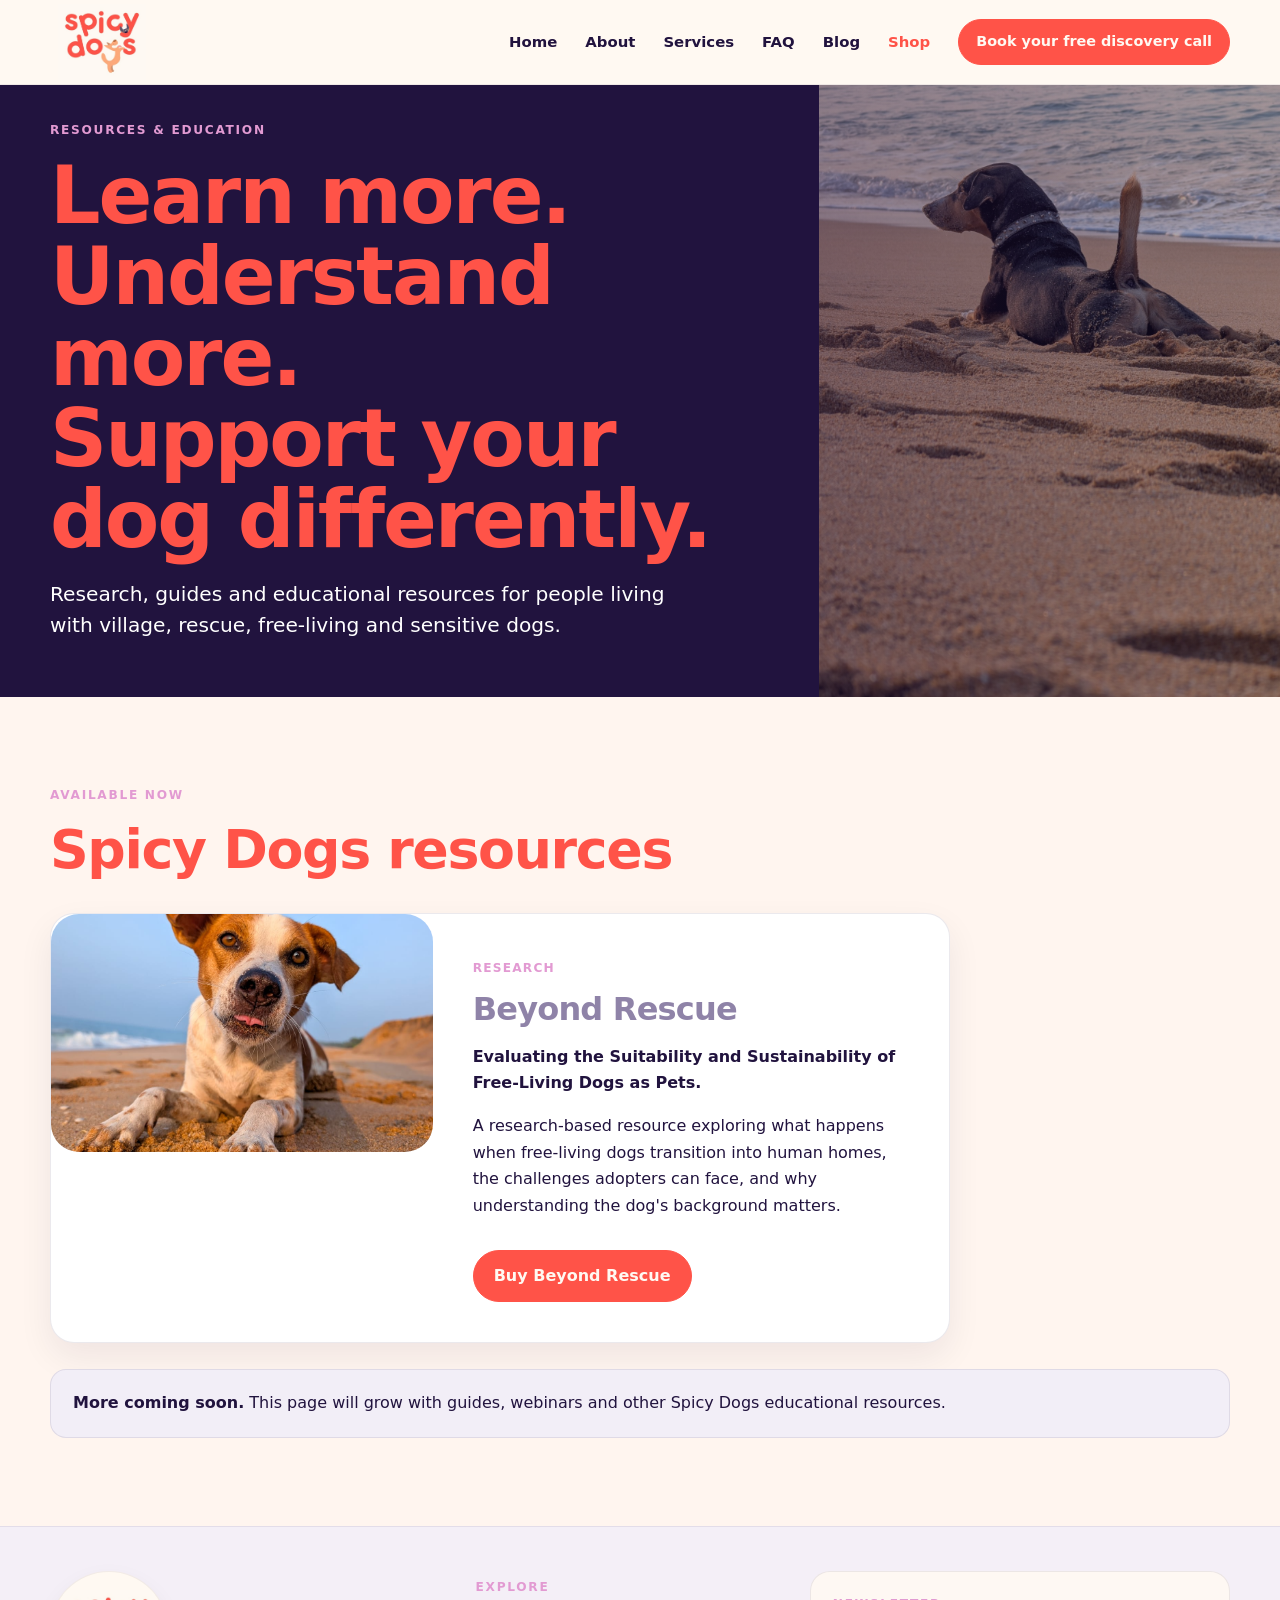
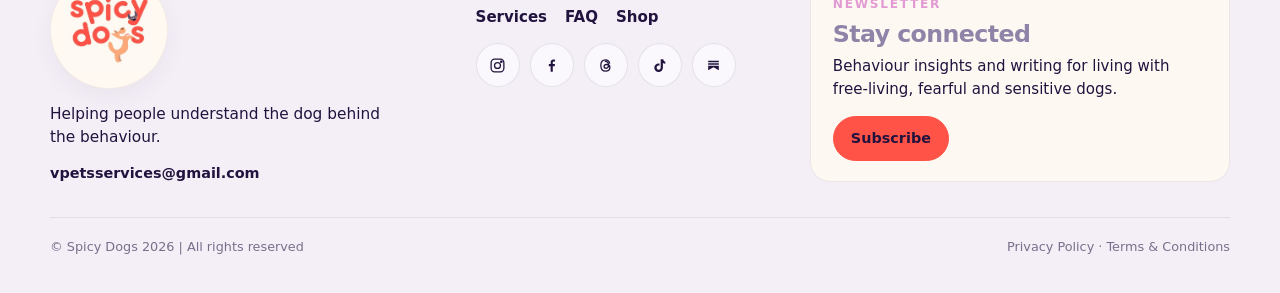
<file: shop.html>
<!doctype html>
<html lang="en">
<head>
  <meta charset="utf-8">
  <meta name="viewport" content="width=device-width, initial-scale=1">
  <meta name="description" content="Spicy Dogs research, guides and educational resources for guardians of village, rescue, free-living and sensitive dogs.">
  <title>Dog Behaviour Resources &amp; Research | Spicy Dogs Behaviour</title>
  <link rel="icon" type="image/jpeg" href="/assets/logo-clean-full.jpg?v=20260919c">
  <link rel="canonical" href="https://spicydogsbehaviour.com/shop.html">
  <meta name="theme-color" content="#FFF9F2">
  <meta property="og:type" content="website">
  <meta property="og:site_name" content="Spicy Dogs Behaviour">
  <meta property="og:title" content="Dog Behaviour Resources &amp; Research | Spicy Dogs Behaviour">
  <meta property="og:description" content="Research, guides and educational resources for people living with village, rescue, free-living and sensitive dogs.">
  <meta property="og:url" content="https://spicydogsbehaviour.com/shop.html">
  <meta property="og:image" content="https://spicydogsbehaviour.com/assets/Beach%20Dog.JPG">
  <meta property="og:image:alt" content="Dog on a beach">
  <meta name="twitter:card" content="summary_large_image">
  <meta name="twitter:title" content="Dog Behaviour Resources &amp; Research | Spicy Dogs Behaviour">
  <meta name="twitter:description" content="Research, guides and educational resources for village, rescue, free-living and sensitive dogs.">
  <meta name="twitter:image" content="https://spicydogsbehaviour.com/assets/Beach%20Dog.JPG">
  <link rel="stylesheet" href="style.css">
  <script src="nav.js" defer></script>
  <script src="https://spicy-dogs.kit.com/commerce.js" async defer></script>
</head>
<body>
<header class="nav">
  <div class="container nav-inner">
    <a class="brand-logo" href="index.html" aria-label="Spicy Dogs home"><img src="assets/logo-clean-full.jpg" alt="Spicy Dogs"></a>
    <nav class="nav-links">
      <a href="index.html">Home</a><a href="about.html">About</a><a href="services.html">Services</a><a href="blog.html">Blog</a><a href="shop.html">Shop</a>
      <a class="btn" href="https://calendly.com/vpetsservices/30min" target="_blank" rel="noopener">Book your free discovery call</a>
    </nav>
  </div>
</header>

<main>
  <section class="shop-hero">
    <div class="container">
      <div class="eyebrow">Resources &amp; education</div>
      <h1>Learn more.<br>Understand more.<br>Support your dog differently.</h1>
      <p class="lead">Research, guides and educational resources for people living with village, rescue, free-living and sensitive dogs.</p>
    </div>
  </section>

  <section class="section alt">
    <div class="container">
      <div class="eyebrow">Available now</div>
      <h2>Spicy Dogs resources</h2>
      <div class="shop-grid">
        <article class="product-card">
          <div class="product-image">
            <img src="assets/Beach Dog.JPG" alt="Dog on the beach" decoding="async" fetchpriority="high">
          </div>
          <div class="product-copy">
            <div class="tag">Research</div>
            <h3>Beyond Rescue</h3>
            <p><strong>Evaluating the Suitability and Sustainability of Free-Living Dogs as Pets.</strong></p>
            <p>A research-based resource exploring what happens when free-living dogs transition into human homes, the challenges adopters can face, and why understanding the dog's background matters.</p>
            <a class="btn convertkit-button" href="https://spicy-dogs.kit.com/products/beyond-rescue-evaluating-the-suitability-and-" data-commerce>Buy Beyond Rescue</a>
          </div>
        </article>
      </div>
      <div class="shop-note">
        <strong>More coming soon.</strong> This page will grow with guides, webinars and other Spicy Dogs educational resources.
      </div>
    </div>
  </section>
</main>

<footer class="footer"><div class="container footer-grid">
  <div><div class="footer-logo"><img src="assets/logo-clean-full.jpg" alt="Spicy Dogs"></div><p>Helping people understand the dog behind the behaviour.</p><a href="mailto:vpetsservices@gmail.com">vpetsservices@gmail.com</a></div>
  <div><h3>Follow</h3><div class="footer-links"><a href="https://www.instagram.com/spicydogsbehaviour/" target="_blank" rel="noopener">Instagram</a><a href="https://spicydogss.substack.com/" target="_blank" rel="noopener">Substack</a><a href="blog.html">Blog</a><a href="shop.html">Shop</a></div></div>
  <div class="footer-newsletter"><div class="eyebrow">Newsletter</div><h3>Stay connected</h3><p>Behaviour insights, writing and resources for living with free-living, fearful and sensitive dogs.</p><a class="btn" href="https://spicy-dogs.kit.com/9feae1d9c4" target="_blank" rel="noopener">Get the free guide</a><div class="footer-small">You’ll also receive the free guide <em>5 Mistakes Adopters Make When Adopting Street Dogs</em>.</div></div>
</div></footer>
</body>
</html>
</file>
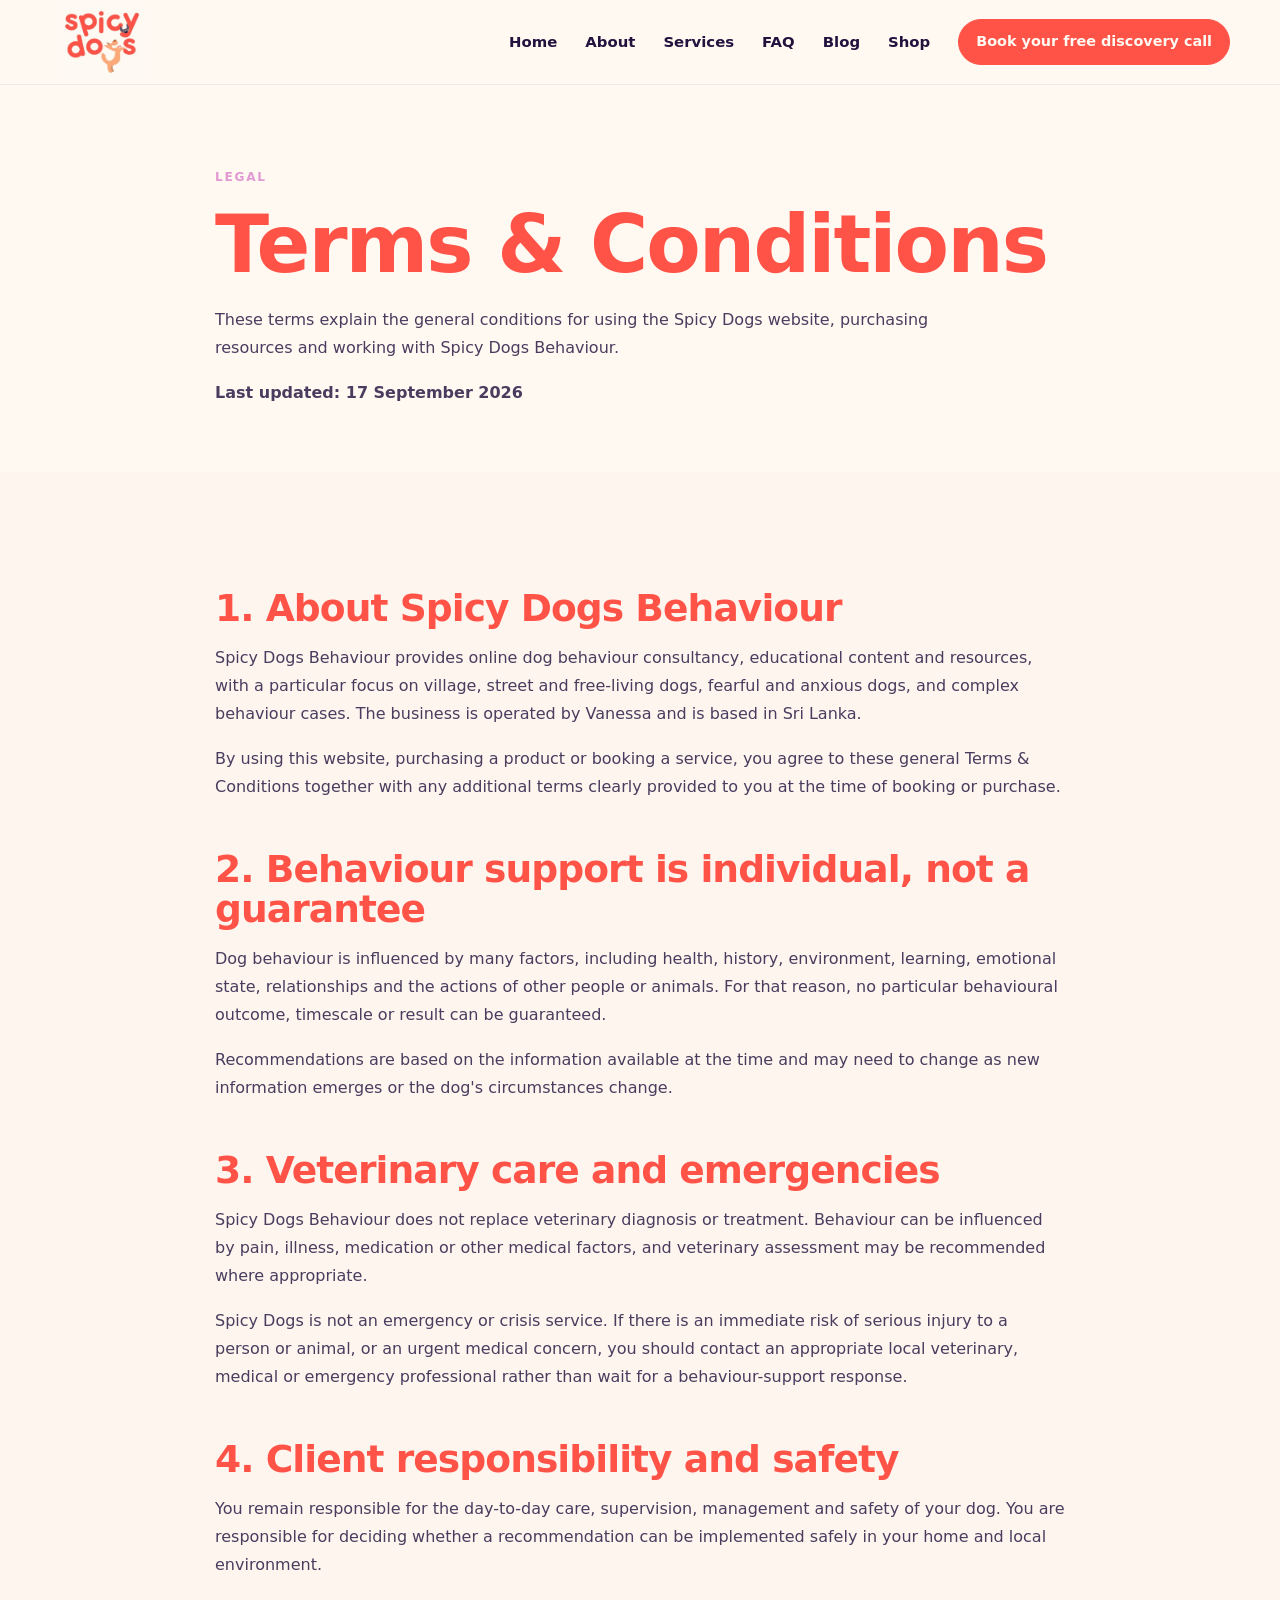
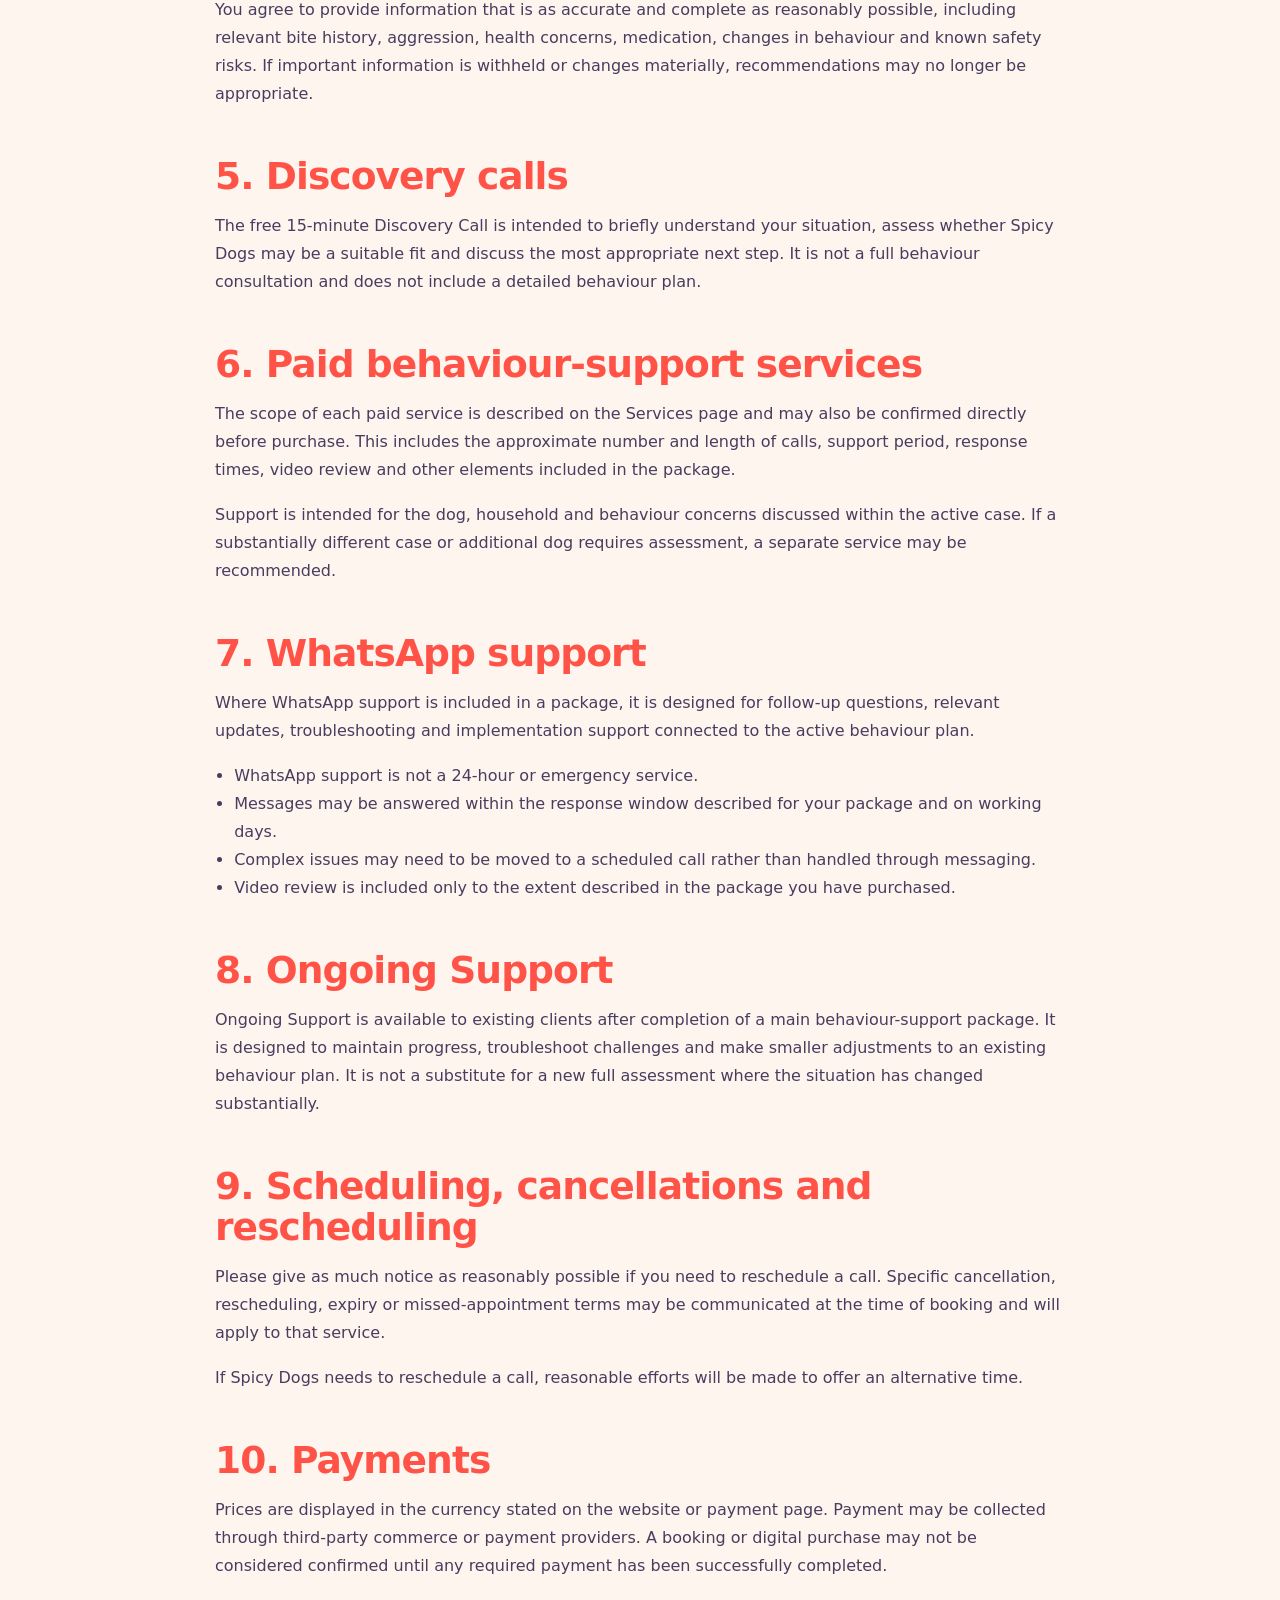
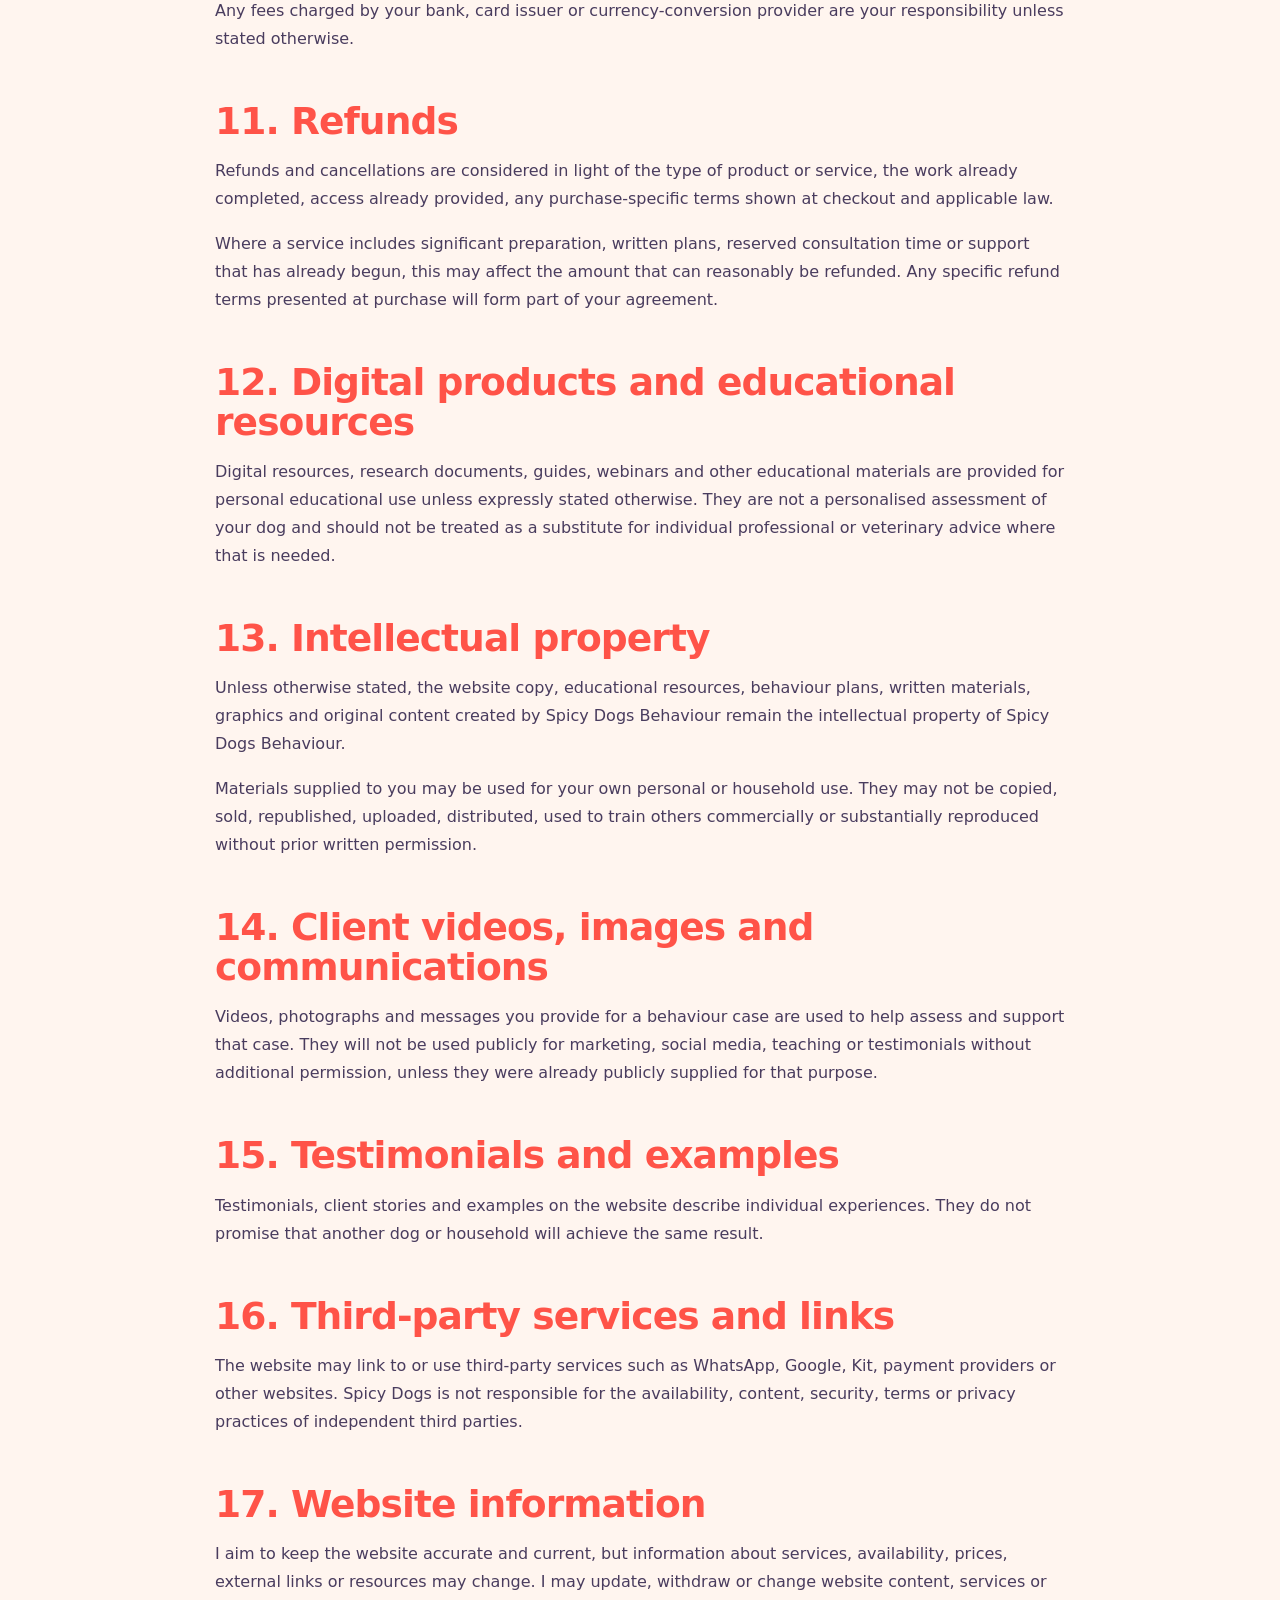
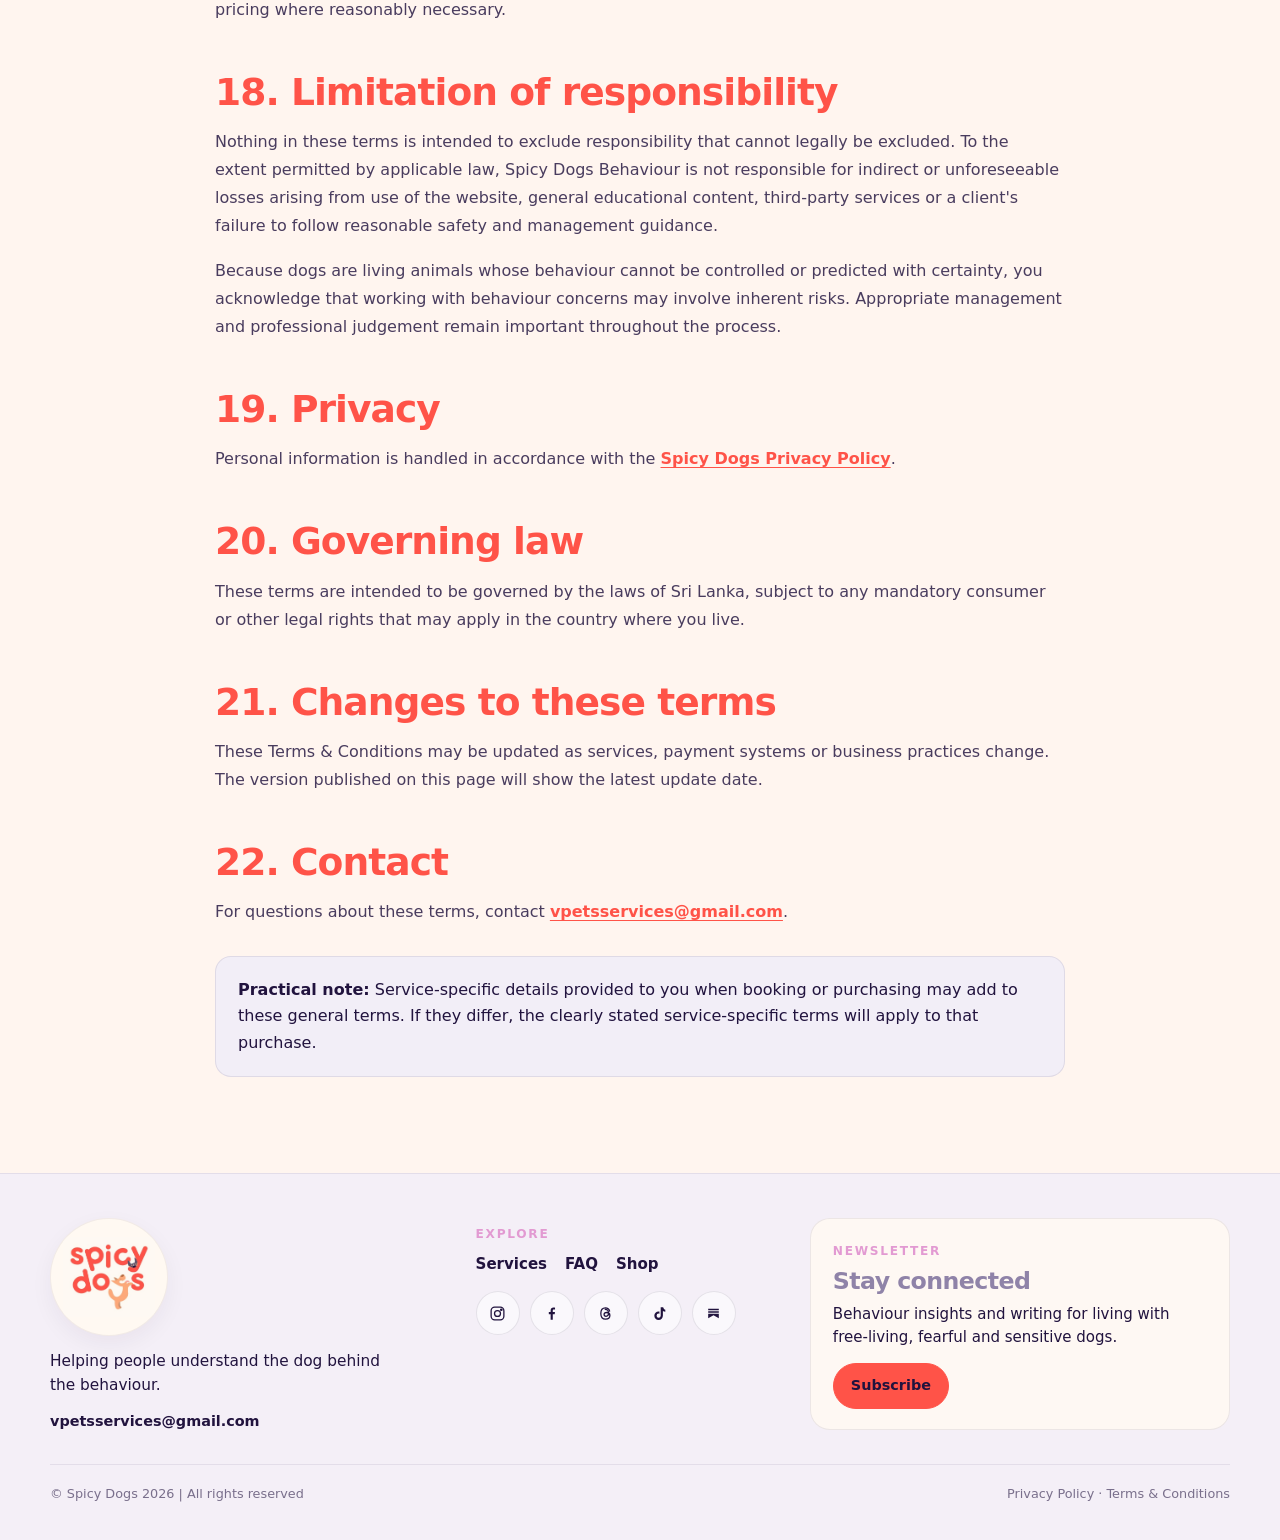
<file: terms.html>
<!doctype html>
<html lang="en">
<head>
  <meta charset="utf-8">
  <meta name="viewport" content="width=device-width, initial-scale=1">
  <meta name="description" content="Terms and Conditions for using the Spicy Dogs Behaviour website, services, behaviour support and digital resources.">
  <title>Terms &amp; Conditions | Spicy Dogs Behaviour</title>
  <link rel="icon" type="image/jpeg" href="/assets/logo-clean-full.jpg?v=20260919c">
  <link rel="canonical" href="https://spicydogsbehaviour.com/terms.html">
  <meta name="theme-color" content="#FFF9F2">
  <meta property="og:type" content="website">
  <meta property="og:site_name" content="Spicy Dogs Behaviour">
  <meta property="og:title" content="Terms &amp; Conditions | Spicy Dogs Behaviour">
  <meta property="og:description" content="Terms for the Spicy Dogs Behaviour website, consultations, ongoing support and digital resources.">
  <meta property="og:url" content="https://spicydogsbehaviour.com/terms.html">
  <link rel="stylesheet" href="style.css">
  <style>
    .legal-hero{padding:82px 0 48px;background:var(--cream)}
    .legal-page{padding:68px 0 96px;background:var(--surface-warm)}
    .legal-copy{max-width:850px}
    .legal-copy h2{font-size:clamp(1.65rem,3vw,2.35rem);margin-top:48px;margin-bottom:16px}
    .legal-copy h3{font-size:1.15rem;margin-top:28px;margin-bottom:10px;color:var(--navy)}
    .legal-copy p,.legal-copy li{color:var(--text-soft);font-size:1rem;line-height:1.75}
    .legal-copy ul{padding-left:1.2rem;margin:0 0 1.2rem}
    .legal-copy a{color:var(--coral);font-weight:700;text-decoration:underline;text-underline-offset:3px}
    .legal-note{margin-top:30px;padding:20px 22px;border-radius:16px;background:var(--lavender);border:1px solid var(--border)}
    @media(max-width:860px){.legal-hero{padding:58px 0 38px}.legal-page{padding:54px 0 72px}}
  </style>
  <script src="nav.js" defer></script>
</head>
<body>
<header class="nav"><div class="container nav-inner"><a class="brand-logo" href="index.html" aria-label="Spicy Dogs home"><img src="assets/logo-clean-full.jpg" alt="Spicy Dogs"></a><nav class="nav-links"><a href="index.html">Home</a><a href="about.html">About</a><a href="services.html">Services</a><a href="blog.html">Blog</a><a href="shop.html">Shop</a><a class="btn" href="https://calendly.com/vpetsservices/30min" target="_blank" rel="noopener">Book your free discovery call</a></nav></div></header>
<main>
  <section class="legal-hero"><div class="container legal-copy"><div class="eyebrow">Legal</div><h1>Terms &amp; Conditions</h1><p class="lead">These terms explain the general conditions for using the Spicy Dogs website, purchasing resources and working with Spicy Dogs Behaviour.</p><p><strong>Last updated: 17 September 2026</strong></p></div></section>
  <section class="legal-page"><div class="container legal-copy">
    <h2>1. About Spicy Dogs Behaviour</h2>
    <p>Spicy Dogs Behaviour provides online dog behaviour consultancy, educational content and resources, with a particular focus on village, street and free-living dogs, fearful and anxious dogs, and complex behaviour cases. The business is operated by Vanessa and is based in Sri Lanka.</p>
    <p>By using this website, purchasing a product or booking a service, you agree to these general Terms &amp; Conditions together with any additional terms clearly provided to you at the time of booking or purchase.</p>

    <h2>2. Behaviour support is individual, not a guarantee</h2>
    <p>Dog behaviour is influenced by many factors, including health, history, environment, learning, emotional state, relationships and the actions of other people or animals. For that reason, no particular behavioural outcome, timescale or result can be guaranteed.</p>
    <p>Recommendations are based on the information available at the time and may need to change as new information emerges or the dog's circumstances change.</p>

    <h2>3. Veterinary care and emergencies</h2>
    <p>Spicy Dogs Behaviour does not replace veterinary diagnosis or treatment. Behaviour can be influenced by pain, illness, medication or other medical factors, and veterinary assessment may be recommended where appropriate.</p>
    <p>Spicy Dogs is not an emergency or crisis service. If there is an immediate risk of serious injury to a person or animal, or an urgent medical concern, you should contact an appropriate local veterinary, medical or emergency professional rather than wait for a behaviour-support response.</p>

    <h2>4. Client responsibility and safety</h2>
    <p>You remain responsible for the day-to-day care, supervision, management and safety of your dog. You are responsible for deciding whether a recommendation can be implemented safely in your home and local environment.</p>
    <p>You agree to provide information that is as accurate and complete as reasonably possible, including relevant bite history, aggression, health concerns, medication, changes in behaviour and known safety risks. If important information is withheld or changes materially, recommendations may no longer be appropriate.</p>

    <h2>5. Discovery calls</h2>
    <p>The free 15-minute Discovery Call is intended to briefly understand your situation, assess whether Spicy Dogs may be a suitable fit and discuss the most appropriate next step. It is not a full behaviour consultation and does not include a detailed behaviour plan.</p>

    <h2>6. Paid behaviour-support services</h2>
    <p>The scope of each paid service is described on the Services page and may also be confirmed directly before purchase. This includes the approximate number and length of calls, support period, response times, video review and other elements included in the package.</p>
    <p>Support is intended for the dog, household and behaviour concerns discussed within the active case. If a substantially different case or additional dog requires assessment, a separate service may be recommended.</p>

    <h2>7. WhatsApp support</h2>
    <p>Where WhatsApp support is included in a package, it is designed for follow-up questions, relevant updates, troubleshooting and implementation support connected to the active behaviour plan.</p>
    <ul>
      <li>WhatsApp support is not a 24-hour or emergency service.</li>
      <li>Messages may be answered within the response window described for your package and on working days.</li>
      <li>Complex issues may need to be moved to a scheduled call rather than handled through messaging.</li>
      <li>Video review is included only to the extent described in the package you have purchased.</li>
    </ul>

    <h2>8. Ongoing Support</h2>
    <p>Ongoing Support is available to existing clients after completion of a main behaviour-support package. It is designed to maintain progress, troubleshoot challenges and make smaller adjustments to an existing behaviour plan. It is not a substitute for a new full assessment where the situation has changed substantially.</p>

    <h2>9. Scheduling, cancellations and rescheduling</h2>
    <p>Please give as much notice as reasonably possible if you need to reschedule a call. Specific cancellation, rescheduling, expiry or missed-appointment terms may be communicated at the time of booking and will apply to that service.</p>
    <p>If Spicy Dogs needs to reschedule a call, reasonable efforts will be made to offer an alternative time.</p>

    <h2>10. Payments</h2>
    <p>Prices are displayed in the currency stated on the website or payment page. Payment may be collected through third-party commerce or payment providers. A booking or digital purchase may not be considered confirmed until any required payment has been successfully completed.</p>
    <p>Any fees charged by your bank, card issuer or currency-conversion provider are your responsibility unless stated otherwise.</p>

    <h2>11. Refunds</h2>
    <p>Refunds and cancellations are considered in light of the type of product or service, the work already completed, access already provided, any purchase-specific terms shown at checkout and applicable law.</p>
    <p>Where a service includes significant preparation, written plans, reserved consultation time or support that has already begun, this may affect the amount that can reasonably be refunded. Any specific refund terms presented at purchase will form part of your agreement.</p>

    <h2>12. Digital products and educational resources</h2>
    <p>Digital resources, research documents, guides, webinars and other educational materials are provided for personal educational use unless expressly stated otherwise. They are not a personalised assessment of your dog and should not be treated as a substitute for individual professional or veterinary advice where that is needed.</p>

    <h2>13. Intellectual property</h2>
    <p>Unless otherwise stated, the website copy, educational resources, behaviour plans, written materials, graphics and original content created by Spicy Dogs Behaviour remain the intellectual property of Spicy Dogs Behaviour.</p>
    <p>Materials supplied to you may be used for your own personal or household use. They may not be copied, sold, republished, uploaded, distributed, used to train others commercially or substantially reproduced without prior written permission.</p>

    <h2>14. Client videos, images and communications</h2>
    <p>Videos, photographs and messages you provide for a behaviour case are used to help assess and support that case. They will not be used publicly for marketing, social media, teaching or testimonials without additional permission, unless they were already publicly supplied for that purpose.</p>

    <h2>15. Testimonials and examples</h2>
    <p>Testimonials, client stories and examples on the website describe individual experiences. They do not promise that another dog or household will achieve the same result.</p>

    <h2>16. Third-party services and links</h2>
    <p>The website may link to or use third-party services such as WhatsApp, Google, Kit, payment providers or other websites. Spicy Dogs is not responsible for the availability, content, security, terms or privacy practices of independent third parties.</p>

    <h2>17. Website information</h2>
    <p>I aim to keep the website accurate and current, but information about services, availability, prices, external links or resources may change. I may update, withdraw or change website content, services or pricing where reasonably necessary.</p>

    <h2>18. Limitation of responsibility</h2>
    <p>Nothing in these terms is intended to exclude responsibility that cannot legally be excluded. To the extent permitted by applicable law, Spicy Dogs Behaviour is not responsible for indirect or unforeseeable losses arising from use of the website, general educational content, third-party services or a client's failure to follow reasonable safety and management guidance.</p>
    <p>Because dogs are living animals whose behaviour cannot be controlled or predicted with certainty, you acknowledge that working with behaviour concerns may involve inherent risks. Appropriate management and professional judgement remain important throughout the process.</p>

    <h2>19. Privacy</h2>
    <p>Personal information is handled in accordance with the <a href="privacy.html">Spicy Dogs Privacy Policy</a>.</p>

    <h2>20. Governing law</h2>
    <p>These terms are intended to be governed by the laws of Sri Lanka, subject to any mandatory consumer or other legal rights that may apply in the country where you live.</p>

    <h2>21. Changes to these terms</h2>
    <p>These Terms &amp; Conditions may be updated as services, payment systems or business practices change. The version published on this page will show the latest update date.</p>

    <h2>22. Contact</h2>
    <p>For questions about these terms, contact <a href="mailto:vpetsservices@gmail.com">vpetsservices@gmail.com</a>.</p>

    <div class="legal-note"><strong>Practical note:</strong> Service-specific details provided to you when booking or purchasing may add to these general terms. If they differ, the clearly stated service-specific terms will apply to that purchase.</div>
  </div></section>
</main>
<footer class="footer"></footer>
</body>
</html>
</file>
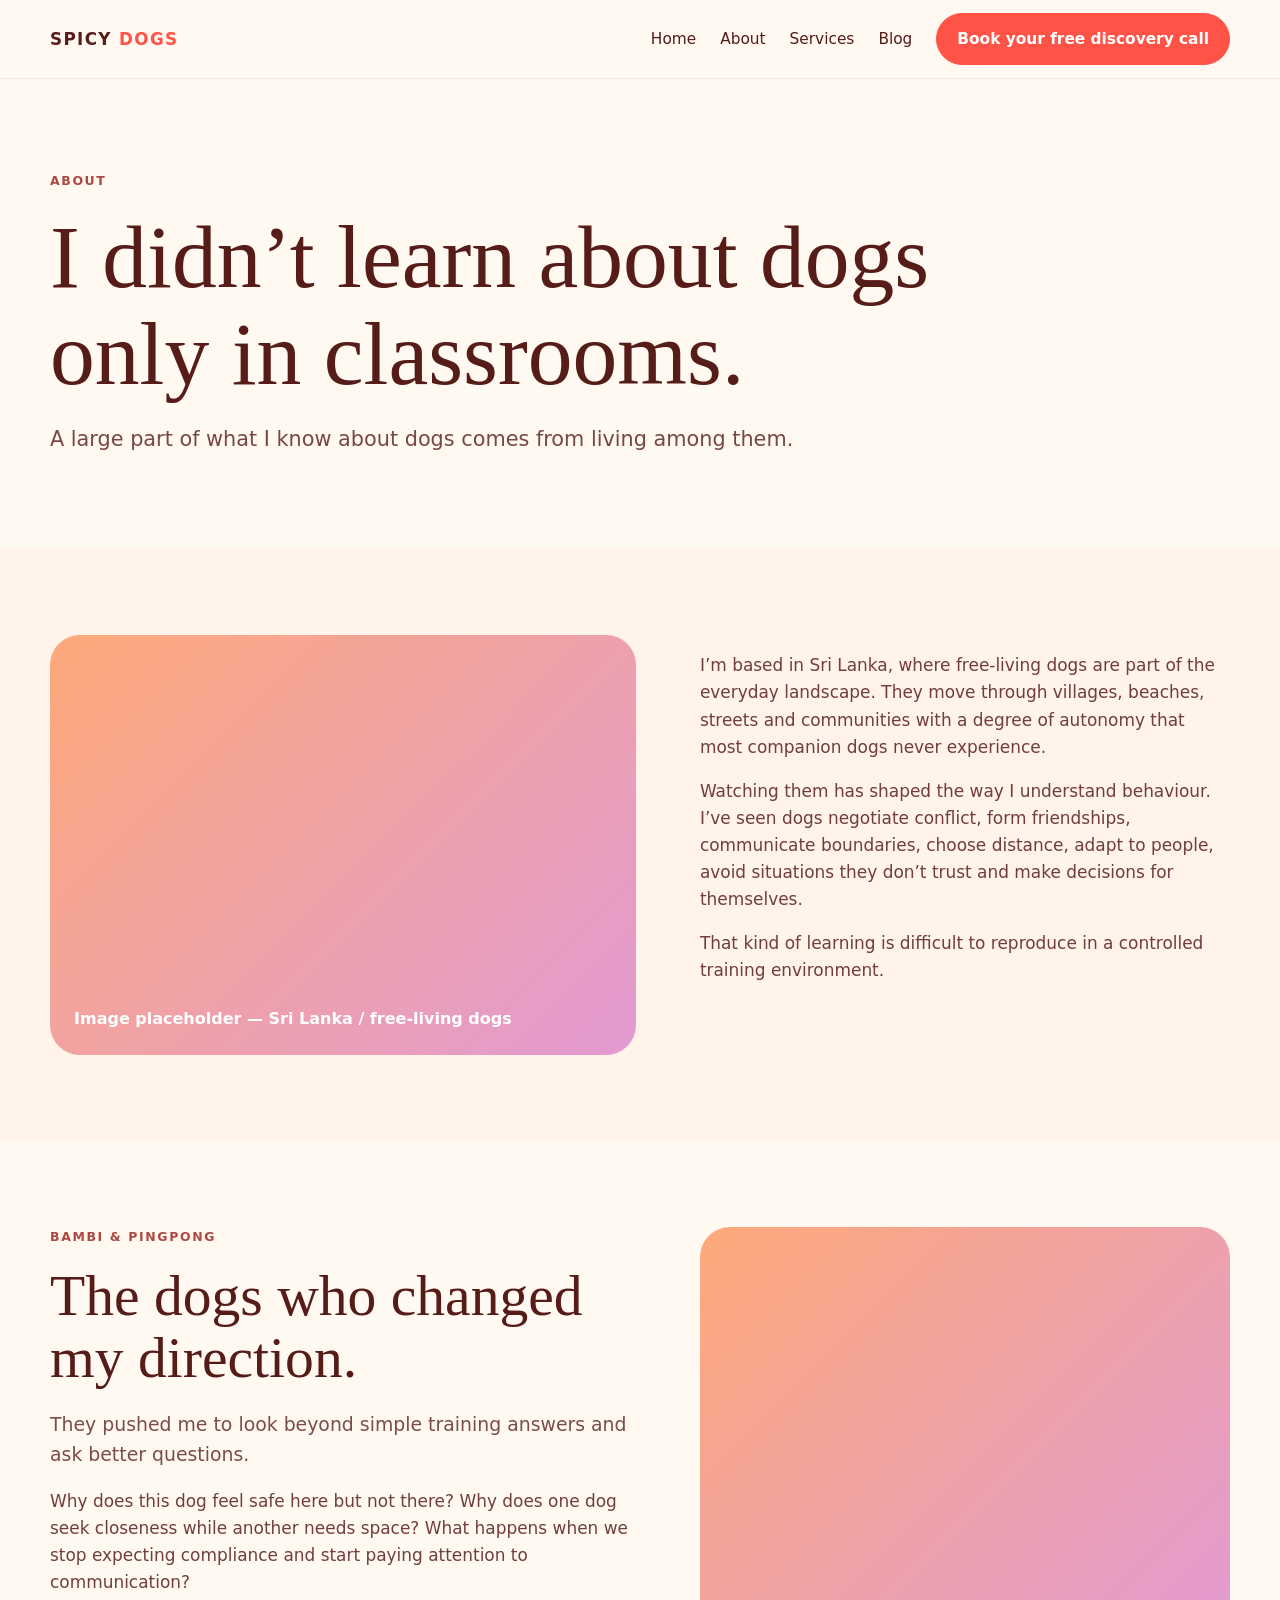
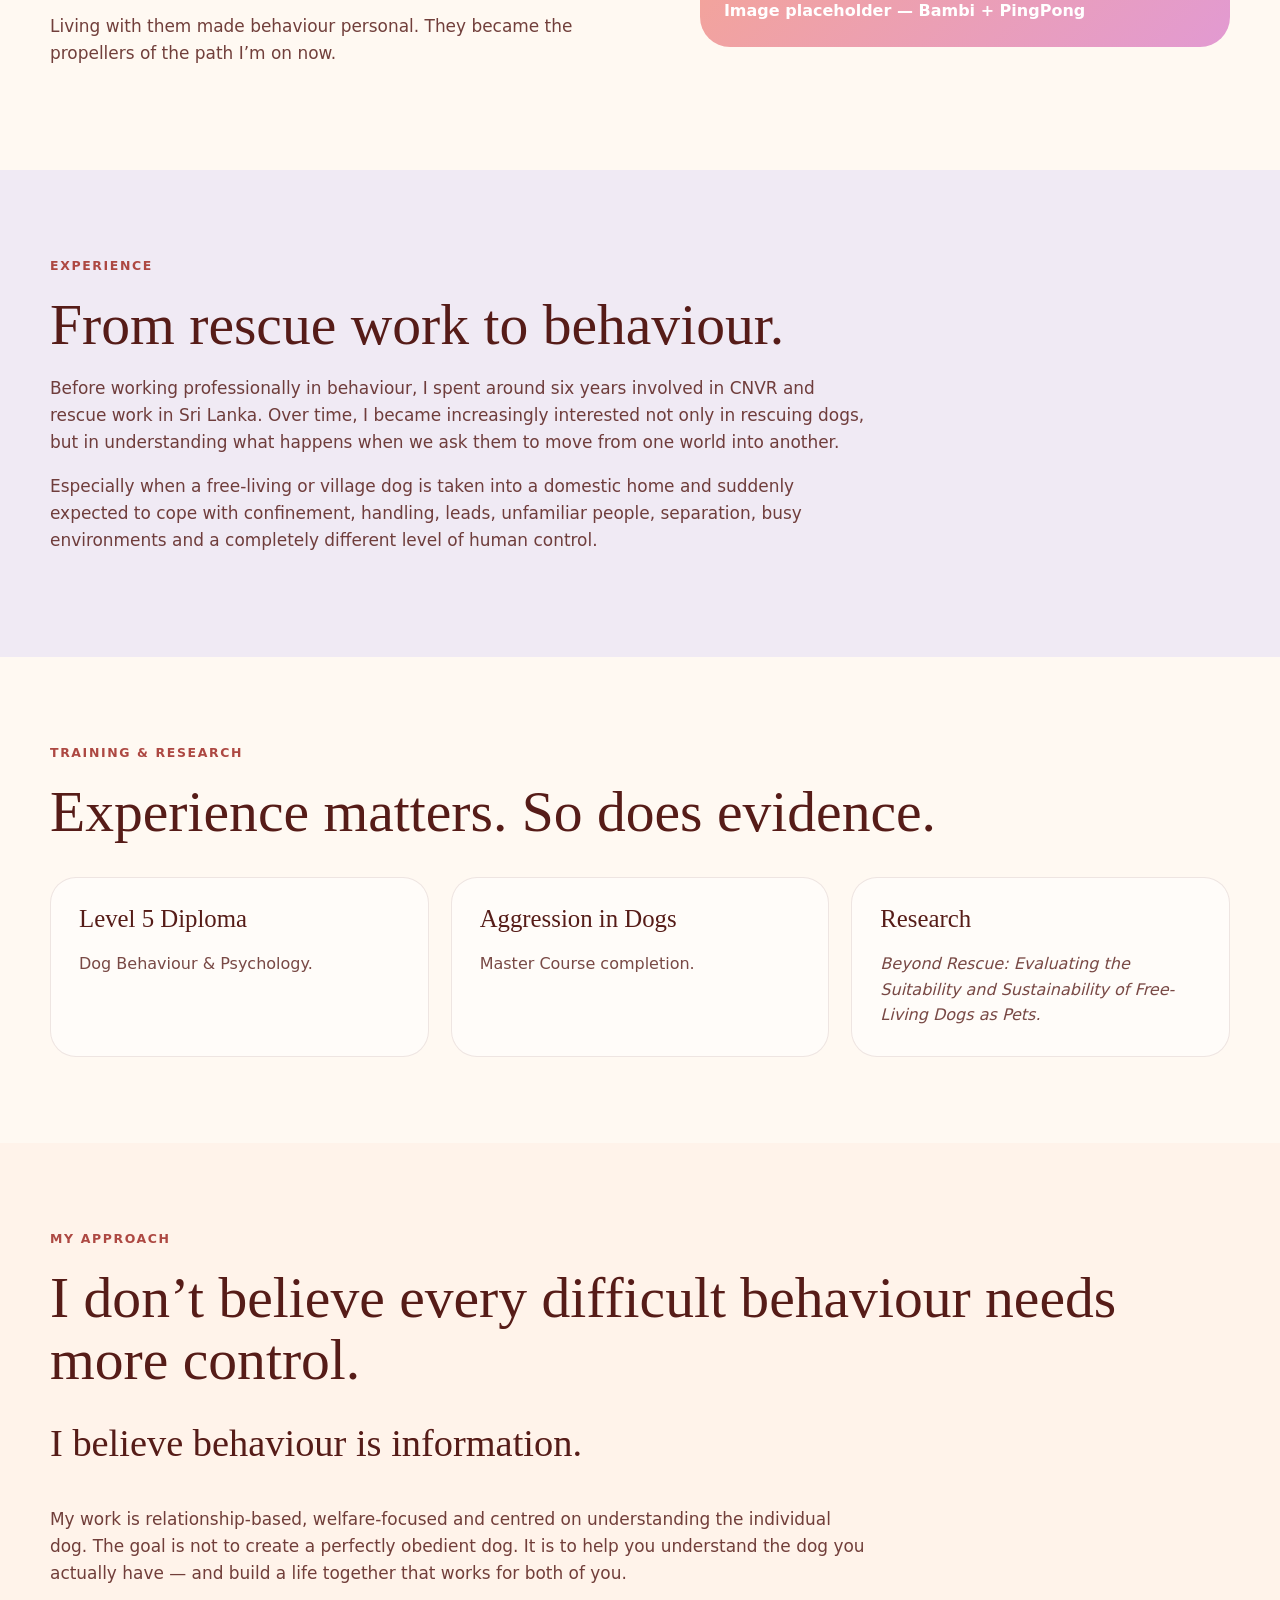
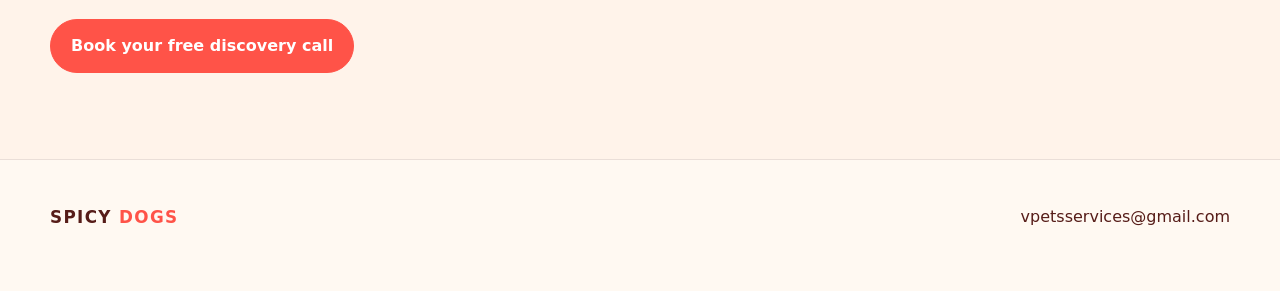
<file: spicy-dogs-site-v1/about.html>
<!doctype html><html lang="en"><head><meta charset="utf-8"><meta name="viewport" content="width=device-width, initial-scale=1"><title>About | Spicy Dogs Behaviour</title><link rel="stylesheet" href="style.css"></head><body>
<header class="nav"><div class="container nav-inner"><a class="brand" href="index.html">SPICY <span>DOGS</span></a><nav class="nav-links"><a href="index.html">Home</a><a href="about.html">About</a><a href="services.html">Services</a><a href="blog.html">Blog</a><a class="btn" href="https://wa.me/94765994066?text=Hi%20Vanessa%2C%20I%20found%20Spicy%20Dogs%20through%20your%20website%20and%20I%27d%20like%20to%20book%20a%20free%20discovery%20call%20about%20my%20dog." target="_blank" rel="noopener">Book your free discovery call</a></nav></div></header>
<main><section class="hero"><div class="container"><div class="eyebrow">About</div><h1>I didn’t learn about dogs only in classrooms.</h1><p class="lead">A large part of what I know about dogs comes from living among them.</p></div></section>
<section class="section alt"><div class="container grid-2"><div class="placeholder">Image placeholder — Sri Lanka / free-living dogs</div><div class="prose"><p>I’m based in Sri Lanka, where free-living dogs are part of the everyday landscape. They move through villages, beaches, streets and communities with a degree of autonomy that most companion dogs never experience.</p><p>Watching them has shaped the way I understand behaviour. I’ve seen dogs negotiate conflict, form friendships, communicate boundaries, choose distance, adapt to people, avoid situations they don’t trust and make decisions for themselves.</p><p>That kind of learning is difficult to reproduce in a controlled training environment.</p></div></div></section>
<section class="section"><div class="container grid-2"><div><div class="eyebrow">Bambi & PingPong</div><h2>The dogs who changed my direction.</h2><p class="kicker">They pushed me to look beyond simple training answers and ask better questions.</p><div class="prose"><p>Why does this dog feel safe here but not there? Why does one dog seek closeness while another needs space? What happens when we stop expecting compliance and start paying attention to communication?</p><p>Living with them made behaviour personal. They became the propellers of the path I’m on now.</p></div></div><div class="placeholder">Image placeholder — Bambi + PingPong</div></div></section>
<section class="section lav"><div class="container"><div class="eyebrow">Experience</div><h2>From rescue work to behaviour.</h2><div class="prose"><p>Before working professionally in behaviour, I spent around six years involved in CNVR and rescue work in Sri Lanka. Over time, I became increasingly interested not only in rescuing dogs, but in understanding what happens when we ask them to move from one world into another.</p><p>Especially when a free-living or village dog is taken into a domestic home and suddenly expected to cope with confinement, handling, leads, unfamiliar people, separation, busy environments and a completely different level of human control.</p></div></div></section>
<section class="section"><div class="container"><div class="eyebrow">Training & research</div><h2>Experience matters. So does evidence.</h2><div class="grid-3" style="margin-top:34px"><div class="card"><h3>Level 5 Diploma</h3><p>Dog Behaviour & Psychology.</p></div><div class="card"><h3>Aggression in Dogs</h3><p>Master Course completion.</p></div><div class="card"><h3>Research</h3><p><em>Beyond Rescue: Evaluating the Suitability and Sustainability of Free-Living Dogs as Pets.</em></p></div></div></div></section>
<section class="section alt"><div class="container"><div class="eyebrow">My approach</div><h2>I don’t believe every difficult behaviour needs more control.</h2><p class="quote">I believe behaviour is information.</p><div class="prose"><p>My work is relationship-based, welfare-focused and centred on understanding the individual dog. The goal is not to create a perfectly obedient dog. It is to help you understand the dog you actually have — and build a life together that works for both of you.</p></div><div class="hero-actions"><a class="btn" href="https://wa.me/94765994066?text=Hi%20Vanessa%2C%20I%20found%20Spicy%20Dogs%20through%20your%20website%20and%20I%27d%20like%20to%20book%20a%20free%20discovery%20call%20about%20my%20dog." target="_blank" rel="noopener">Book your free discovery call</a></div></div></section></main>
<footer class="footer"><div class="container footer-inner"><div class="brand">SPICY <span>DOGS</span></div><div><a href="mailto:vpetsservices@gmail.com">vpetsservices@gmail.com</a></div></div></footer></body></html>
</file>
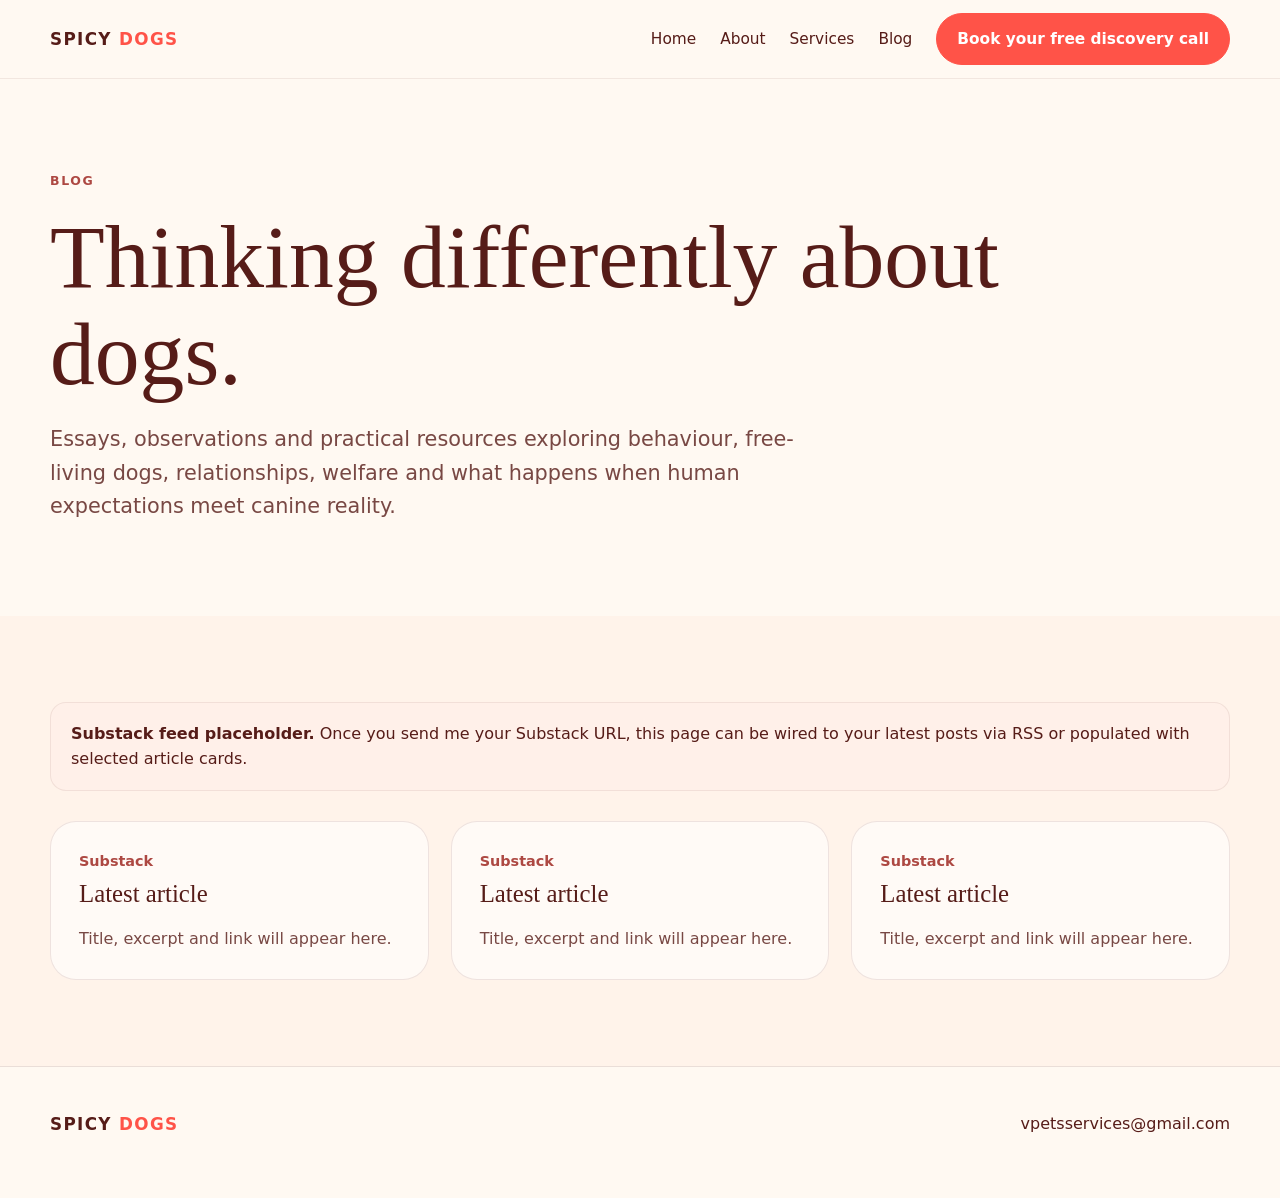
<file: spicy-dogs-site-v1/blog.html>
<!doctype html><html lang="en"><head><meta charset="utf-8"><meta name="viewport" content="width=device-width, initial-scale=1"><title>Blog | Spicy Dogs Behaviour</title><link rel="stylesheet" href="style.css"></head><body>
<header class="nav"><div class="container nav-inner"><a class="brand" href="index.html">SPICY <span>DOGS</span></a><nav class="nav-links"><a href="index.html">Home</a><a href="about.html">About</a><a href="services.html">Services</a><a href="blog.html">Blog</a><a class="btn" href="https://wa.me/94765994066?text=Hi%20Vanessa%2C%20I%20found%20Spicy%20Dogs%20through%20your%20website%20and%20I%27d%20like%20to%20book%20a%20free%20discovery%20call%20about%20my%20dog." target="_blank" rel="noopener">Book your free discovery call</a></nav></div></header>
<main><section class="hero"><div class="container"><div class="eyebrow">Blog</div><h1>Thinking differently about dogs.</h1><p class="lead">Essays, observations and practical resources exploring behaviour, free-living dogs, relationships, welfare and what happens when human expectations meet canine reality.</p></div></section>
<section class="section alt"><div class="container"><div class="notice"><strong>Substack feed placeholder.</strong> Once you send me your Substack URL, this page can be wired to your latest posts via RSS or populated with selected article cards.</div><div class="grid-3" style="margin-top:30px"><div class="card"><div class="mini">Substack</div><h3>Latest article</h3><p>Title, excerpt and link will appear here.</p></div><div class="card"><div class="mini">Substack</div><h3>Latest article</h3><p>Title, excerpt and link will appear here.</p></div><div class="card"><div class="mini">Substack</div><h3>Latest article</h3><p>Title, excerpt and link will appear here.</p></div></div></div></section></main>
<footer class="footer"><div class="container footer-inner"><div class="brand">SPICY <span>DOGS</span></div><div><a href="mailto:vpetsservices@gmail.com">vpetsservices@gmail.com</a></div></div></footer></body></html>
</file>
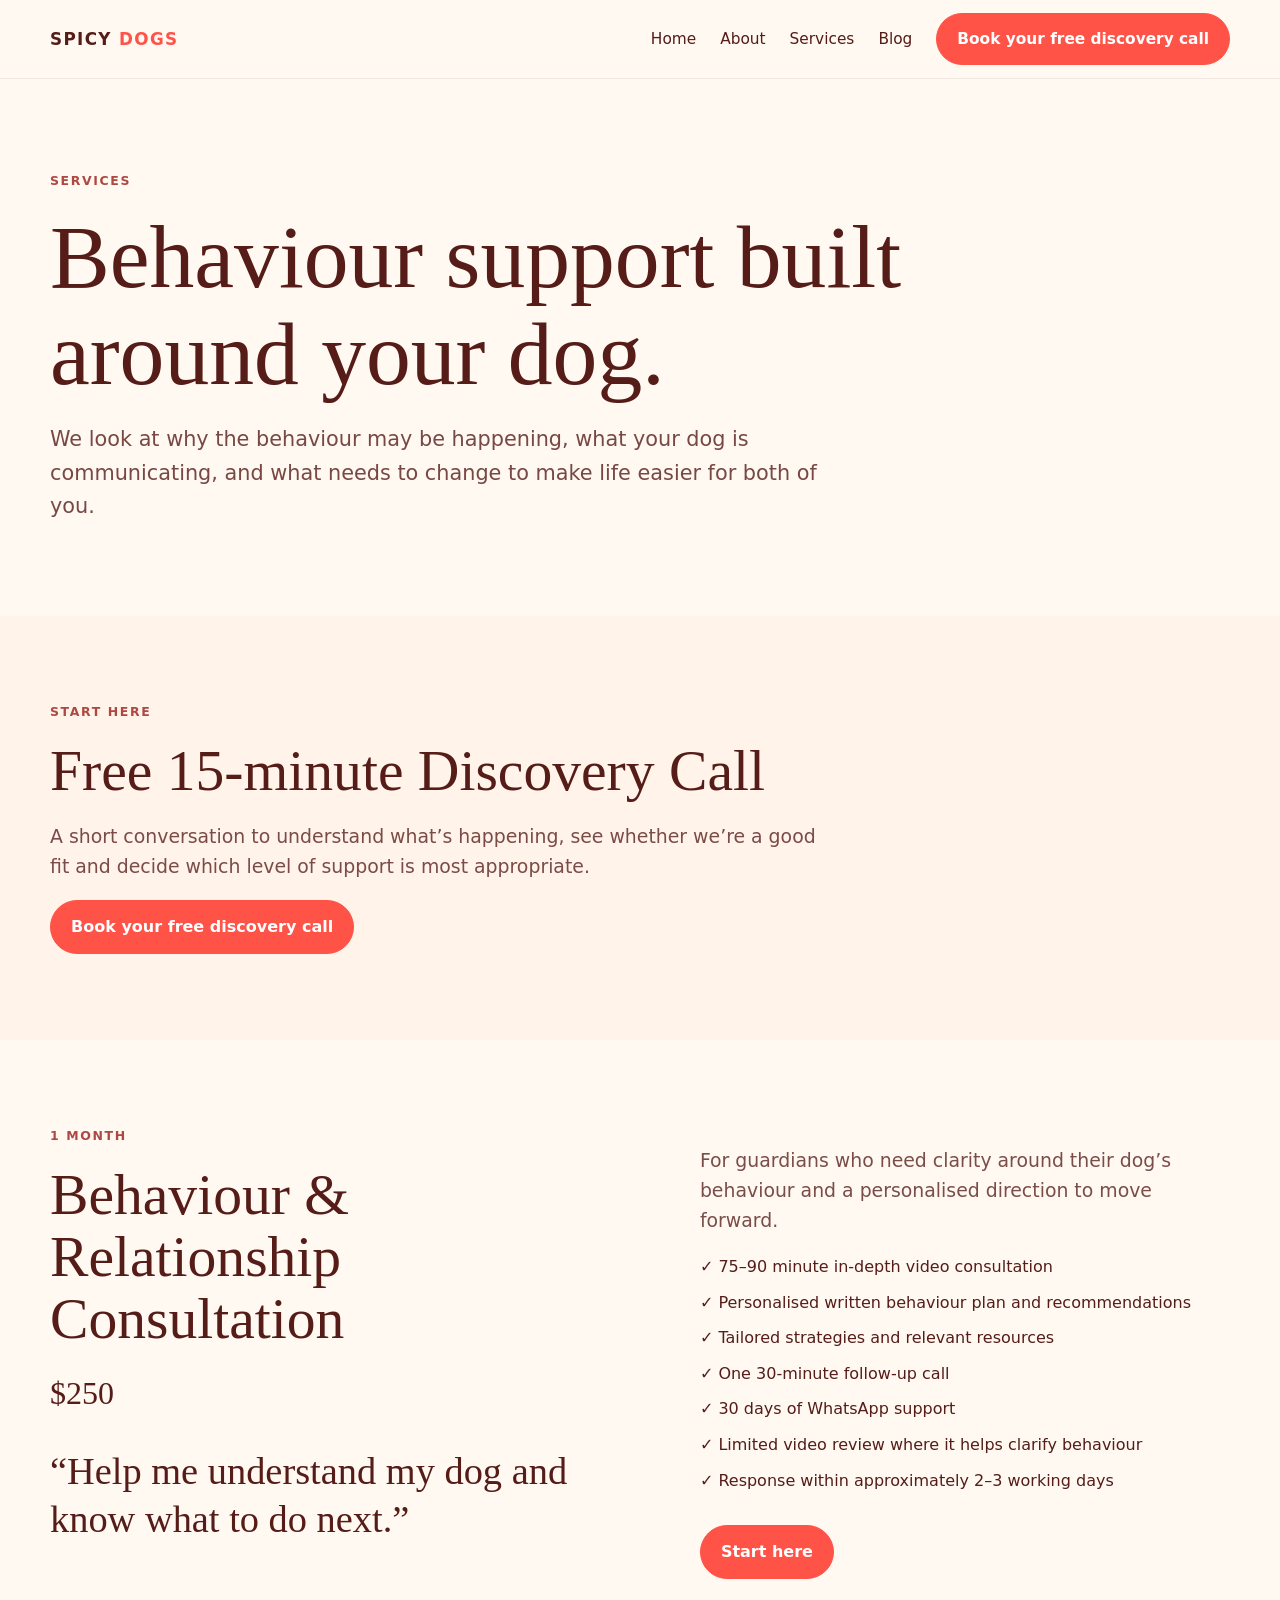
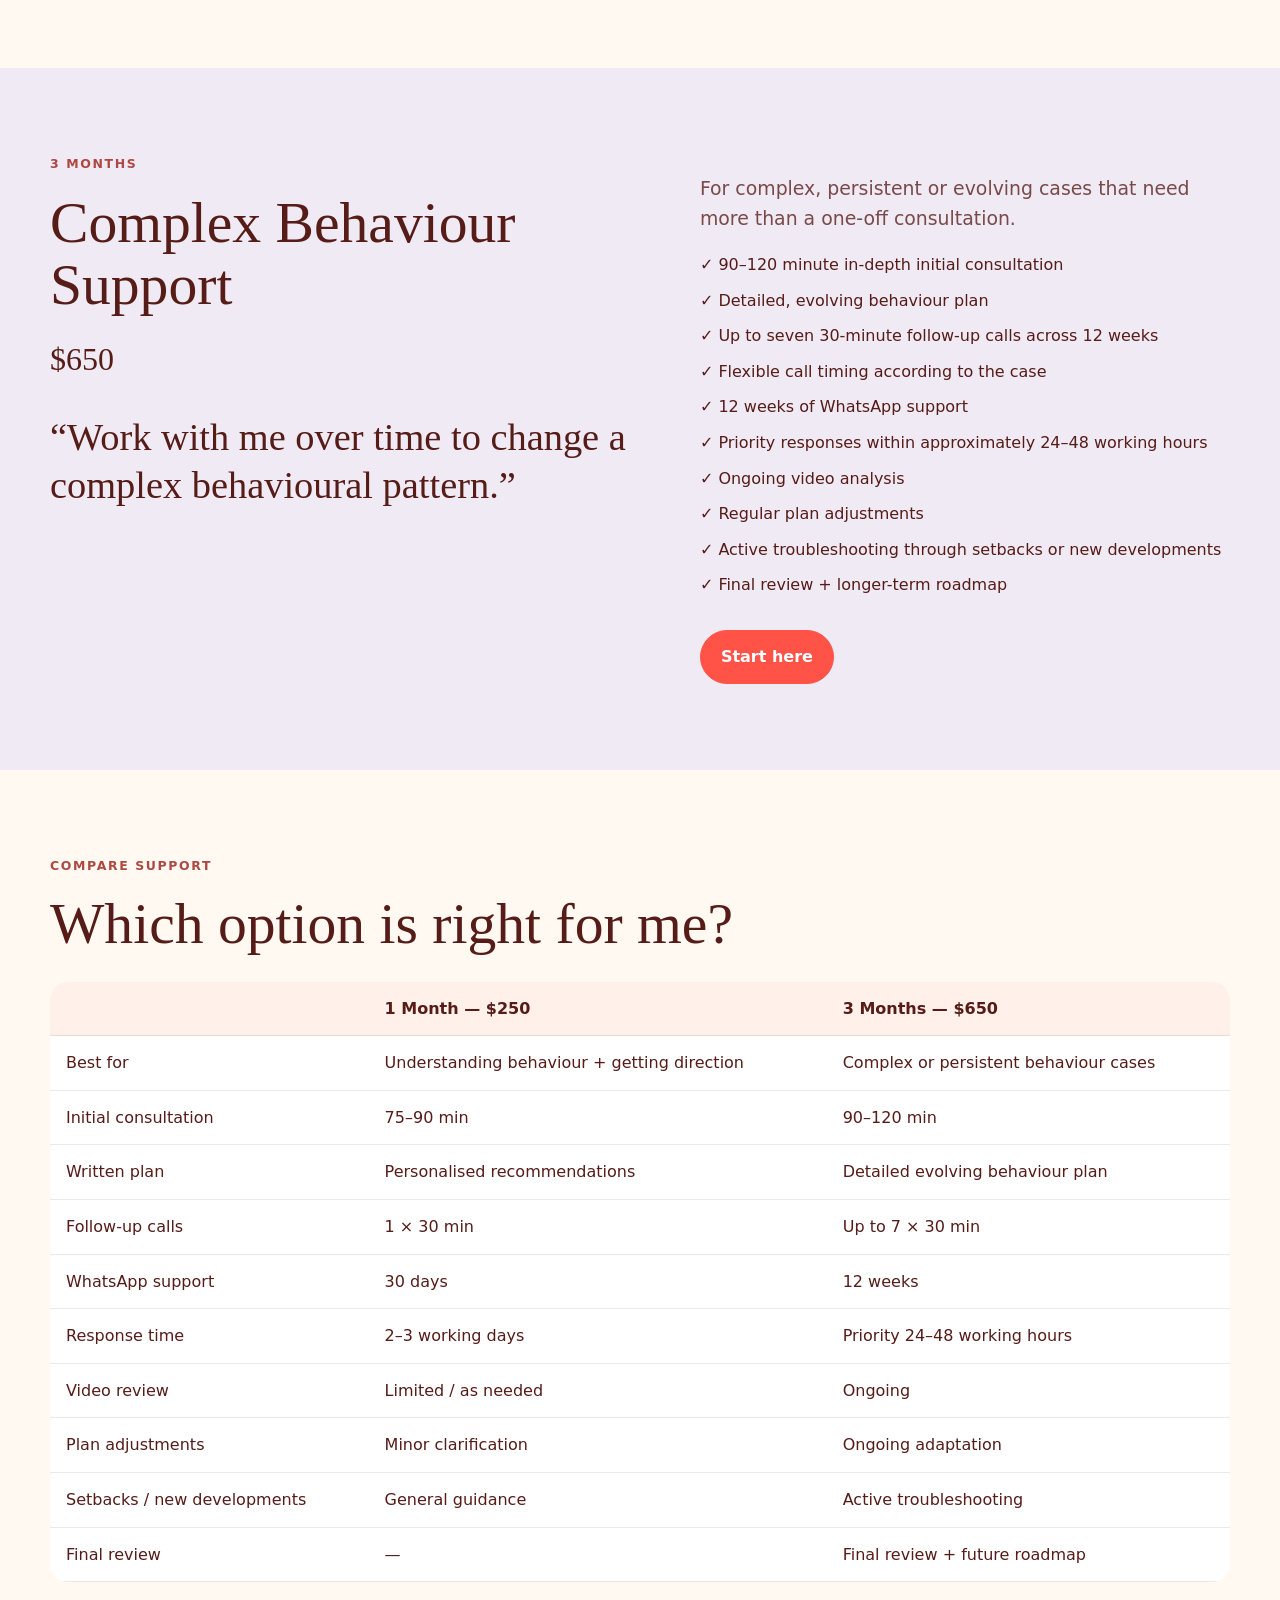
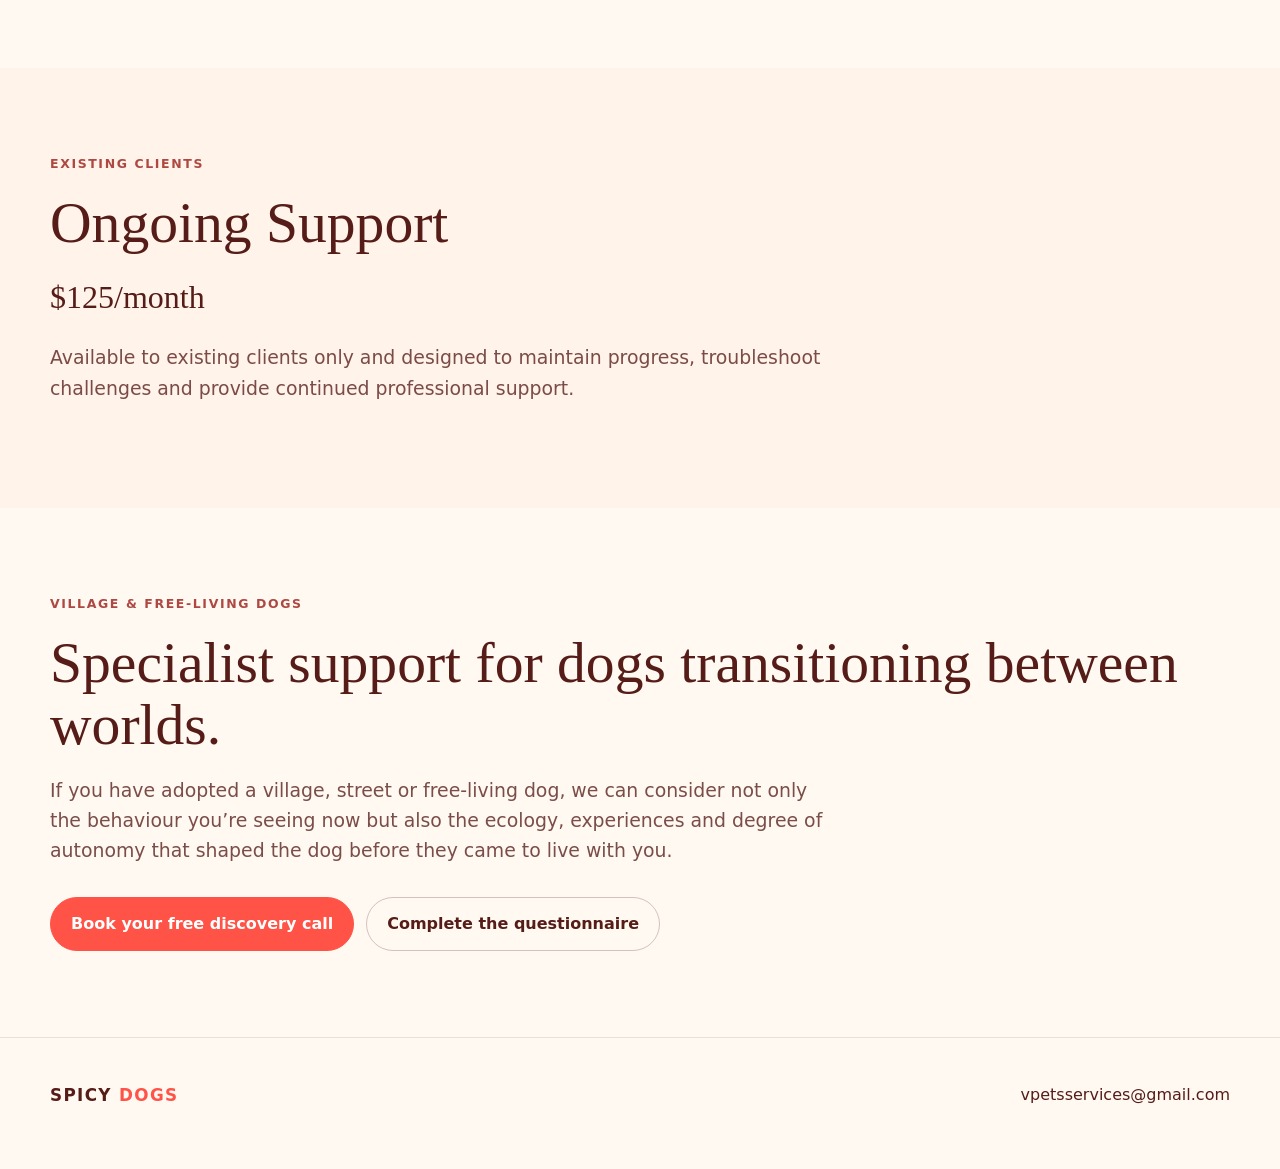
<file: spicy-dogs-site-v1/services.html>
<!doctype html><html lang="en"><head><meta charset="utf-8"><meta name="viewport" content="width=device-width, initial-scale=1"><title>Services | Spicy Dogs Behaviour</title><link rel="stylesheet" href="style.css"></head><body>
<header class="nav"><div class="container nav-inner"><a class="brand" href="index.html">SPICY <span>DOGS</span></a><nav class="nav-links"><a href="index.html">Home</a><a href="about.html">About</a><a href="services.html">Services</a><a href="blog.html">Blog</a><a class="btn" href="https://wa.me/94765994066?text=Hi%20Vanessa%2C%20I%20found%20Spicy%20Dogs%20through%20your%20website%20and%20I%27d%20like%20to%20book%20a%20free%20discovery%20call%20about%20my%20dog." target="_blank" rel="noopener">Book your free discovery call</a></nav></div></header>
<main><section class="hero"><div class="container"><div class="eyebrow">Services</div><h1>Behaviour support built around your dog.</h1><p class="lead">We look at why the behaviour may be happening, what your dog is communicating, and what needs to change to make life easier for both of you.</p></div></section>
<section class="section alt"><div class="container"><div class="eyebrow">Start here</div><h2>Free 15-minute Discovery Call</h2><p class="kicker">A short conversation to understand what’s happening, see whether we’re a good fit and decide which level of support is most appropriate.</p><a class="btn" href="https://wa.me/94765994066?text=Hi%20Vanessa%2C%20I%20found%20Spicy%20Dogs%20through%20your%20website%20and%20I%27d%20like%20to%20book%20a%20free%20discovery%20call%20about%20my%20dog." target="_blank" rel="noopener">Book your free discovery call</a></div></section>
<section class="section" id="one-month"><div class="container grid-2"><div><div class="eyebrow">1 month</div><h2>Behaviour & Relationship Consultation</h2><div class="price">$250</div><p class="quote">“Help me understand my dog and know what to do next.”</p></div><div><p class="kicker">For guardians who need clarity around their dog’s behaviour and a personalised direction to move forward.</p><ul class="list-clean"><li>✓ 75–90 minute in-depth video consultation</li><li>✓ Personalised written behaviour plan and recommendations</li><li>✓ Tailored strategies and relevant resources</li><li>✓ One 30-minute follow-up call</li><li>✓ 30 days of WhatsApp support</li><li>✓ Limited video review where it helps clarify behaviour</li><li>✓ Response within approximately 2–3 working days</li></ul><div class="hero-actions"><a class="btn" href="https://forms.gle/PocxHN2i3JFAjMgV7" target="_blank" rel="noopener">Start here</a></div></div></div></section>
<section class="section lav" id="three-months"><div class="container grid-2"><div><div class="eyebrow">3 months</div><h2>Complex Behaviour Support</h2><div class="price">$650</div><p class="quote">“Work with me over time to change a complex behavioural pattern.”</p></div><div><p class="kicker">For complex, persistent or evolving cases that need more than a one-off consultation.</p><ul class="list-clean"><li>✓ 90–120 minute in-depth initial consultation</li><li>✓ Detailed, evolving behaviour plan</li><li>✓ Up to seven 30-minute follow-up calls across 12 weeks</li><li>✓ Flexible call timing according to the case</li><li>✓ 12 weeks of WhatsApp support</li><li>✓ Priority responses within approximately 24–48 working hours</li><li>✓ Ongoing video analysis</li><li>✓ Regular plan adjustments</li><li>✓ Active troubleshooting through setbacks or new developments</li><li>✓ Final review + longer-term roadmap</li></ul><div class="hero-actions"><a class="btn" href="https://forms.gle/PocxHN2i3JFAjMgV7" target="_blank" rel="noopener">Start here</a></div></div></div></section>
<section class="section"><div class="container"><div class="eyebrow">Compare support</div><h2>Which option is right for me?</h2><div style="overflow-x:auto;margin-top:26px"><table class="compare"><tr><th></th><th>1 Month — $250</th><th>3 Months — $650</th></tr><tr><td>Best for</td><td>Understanding behaviour + getting direction</td><td>Complex or persistent behaviour cases</td></tr><tr><td>Initial consultation</td><td>75–90 min</td><td>90–120 min</td></tr><tr><td>Written plan</td><td>Personalised recommendations</td><td>Detailed evolving behaviour plan</td></tr><tr><td>Follow-up calls</td><td>1 × 30 min</td><td>Up to 7 × 30 min</td></tr><tr><td>WhatsApp support</td><td>30 days</td><td>12 weeks</td></tr><tr><td>Response time</td><td>2–3 working days</td><td>Priority 24–48 working hours</td></tr><tr><td>Video review</td><td>Limited / as needed</td><td>Ongoing</td></tr><tr><td>Plan adjustments</td><td>Minor clarification</td><td>Ongoing adaptation</td></tr><tr><td>Setbacks / new developments</td><td>General guidance</td><td>Active troubleshooting</td></tr><tr><td>Final review</td><td>—</td><td>Final review + future roadmap</td></tr></table></div></div></section>
<section class="section alt"><div class="container"><div class="eyebrow">Existing clients</div><h2>Ongoing Support</h2><div class="price">$125/month</div><p class="kicker">Available to existing clients only and designed to maintain progress, troubleshoot challenges and provide continued professional support.</p></div></section>
<section class="section"><div class="container"><div class="eyebrow">Village & free-living dogs</div><h2>Specialist support for dogs transitioning between worlds.</h2><p class="kicker">If you have adopted a village, street or free-living dog, we can consider not only the behaviour you’re seeing now but also the ecology, experiences and degree of autonomy that shaped the dog before they came to live with you.</p><div class="hero-actions"><a class="btn" href="https://wa.me/94765994066?text=Hi%20Vanessa%2C%20I%20found%20Spicy%20Dogs%20through%20your%20website%20and%20I%27d%20like%20to%20book%20a%20free%20discovery%20call%20about%20my%20dog." target="_blank" rel="noopener">Book your free discovery call</a><a class="btn secondary" href="https://forms.gle/PocxHN2i3JFAjMgV7" target="_blank" rel="noopener">Complete the questionnaire</a></div></div></section></main>
<footer class="footer"><div class="container footer-inner"><div class="brand">SPICY <span>DOGS</span></div><div><a href="mailto:vpetsservices@gmail.com">vpetsservices@gmail.com</a></div></div></footer></body></html>
</file>
<file: spicy-dogs-site-v1/style.css>
:root{
  --coral:#FF5348;
  --peach:#FDA97A;
  --tan:#D1906B;
  --warm-brown:#B7673B;
  --pink:#E29AD2;
  --cream:#FFF9F2;
  --deep:#561C18;
  --muted-red:#AD4842;
  --grey:#D9D9D9;
  --lavender:#BDB3D3;
  --max:1180px;
}
*{box-sizing:border-box}
html{scroll-behavior:smooth}
body{margin:0;font-family:Inter,ui-sans-serif,system-ui,-apple-system,BlinkMacSystemFont,"Segoe UI",sans-serif;background:var(--cream);color:var(--deep);line-height:1.6}
a{color:inherit;text-decoration:none}
img{max-width:100%;display:block}
.container{width:min(calc(100% - 40px),var(--max));margin:auto}
.nav{position:sticky;top:0;z-index:20;background:rgba(255,249,242,.96);backdrop-filter:blur(8px);border-bottom:1px solid rgba(86,28,24,.08)}
.nav-inner{display:flex;align-items:center;justify-content:space-between;gap:24px;min-height:78px}
.brand{font-weight:800;letter-spacing:.08em;font-size:1.05rem}
.brand span{color:var(--coral)}
.nav-links{display:flex;align-items:center;gap:24px;font-size:.96rem}
.btn{display:inline-flex;align-items:center;justify-content:center;padding:13px 20px;border-radius:999px;background:var(--coral);color:white;font-weight:700;border:1px solid var(--coral);transition:.2s ease}
.btn:hover{transform:translateY(-1px);filter:brightness(.98)}
.btn.secondary{background:transparent;color:var(--deep);border-color:rgba(86,28,24,.25)}
.hero{padding:92px 0 72px}
.eyebrow{text-transform:uppercase;letter-spacing:.13em;font-size:.78rem;font-weight:800;color:var(--muted-red);margin-bottom:18px}
h1,h2,h3{line-height:1.08;margin:0 0 18px;font-family:Georgia,"Times New Roman",serif;font-weight:500}
h1{font-size:clamp(3rem,7vw,6.5rem);max-width:1000px}
h2{font-size:clamp(2.2rem,4.5vw,4rem)}
h3{font-size:1.55rem}
.lead{font-size:clamp(1.08rem,2vw,1.3rem);max-width:780px;color:rgba(86,28,24,.8)}
.hero-actions{display:flex;gap:12px;flex-wrap:wrap;margin-top:32px}
.section{padding:86px 0}
.section.alt{background:#fff3ea}
.section.lav{background:#f0eaf4}
.grid-2{display:grid;grid-template-columns:1.05fr .95fr;gap:64px;align-items:start}
.grid-3{display:grid;grid-template-columns:repeat(3,1fr);gap:22px}
.card{background:rgba(255,255,255,.55);border:1px solid rgba(86,28,24,.1);border-radius:26px;padding:28px}
.card p{margin:0;color:rgba(86,28,24,.8)}
.card .mini{font-size:.9rem;font-weight:700;color:var(--muted-red);margin-bottom:8px}
.kicker{font-size:1.18rem;max-width:780px;color:rgba(86,28,24,.78)}
.quote{font-size:clamp(1.7rem,3vw,2.6rem);font-family:Georgia,"Times New Roman",serif;line-height:1.25;margin-top:28px;max-width:900px}
.placeholder{min-height:420px;border-radius:30px;background:linear-gradient(135deg,var(--peach),var(--pink));display:flex;align-items:end;padding:24px;color:#fff;font-weight:700}
.services-preview{display:grid;grid-template-columns:1fr 1fr;gap:22px;margin-top:34px}
.service-card{padding:34px;border-radius:28px;background:white;border:1px solid rgba(86,28,24,.09)}
.service-card h3{font-size:2rem}
.service-card .tag{display:inline-block;font-size:.78rem;text-transform:uppercase;letter-spacing:.1em;font-weight:800;color:var(--muted-red);margin-bottom:14px}
.link{display:inline-block;margin-top:18px;font-weight:800;color:var(--coral)}
.email-box{padding:34px;border-radius:30px;background:var(--deep);color:white}
.email-box h2,.email-box p{color:white}
.form-row{display:grid;grid-template-columns:1fr 1.2fr auto;gap:10px;margin-top:24px}
input{width:100%;padding:14px 15px;border-radius:999px;border:none;font:inherit}
small{opacity:.75}
.footer{padding:44px 0 60px;border-top:1px solid rgba(86,28,24,.12)}
.footer-inner{display:flex;justify-content:space-between;gap:30px;flex-wrap:wrap}
.prose{max-width:820px}
.prose p{font-size:1.06rem;color:rgba(86,28,24,.84)}
.list-clean{list-style:none;padding:0;margin:0;display:grid;gap:10px}
.compare{width:100%;border-collapse:collapse;background:white;border-radius:18px;overflow:hidden}
.compare th,.compare td{padding:14px 16px;border-bottom:1px solid rgba(86,28,24,.1);text-align:left;vertical-align:top}
.compare th{background:#fff0e9}
.price{font-family:Georgia,"Times New Roman",serif;font-size:2rem;margin:6px 0 12px}
.notice{padding:18px 20px;border-radius:16px;background:#fff0e9;border:1px solid rgba(86,28,24,.08)}
@media(max-width:860px){
  .nav-links a:not(.btn){display:none}
  .grid-2,.grid-3,.services-preview,.form-row{grid-template-columns:1fr}
  .hero{padding-top:70px}
  .section{padding:66px 0}
  .placeholder{min-height:300px}
}
</file>
<file: style.css>
:root{
  --coral:#FF5348;
  --pink:#E29AD2;
  --cream:#FFF9F2;
  --navy:#21133E;
  --lilac:#BDB3D3;
  --lilac-text:#8F83A8;
  --peach:#FFF0ED;
  --lavender:#F2EEF7;
  --surface:#FFFFFF;
  --surface-warm:#FFF5EF;
  --text-soft:rgba(33,19,62,.82);
  --border:rgba(33,19,62,.09);
  --shadow:0 14px 34px rgba(33,19,62,.07);
  --shadow-soft:0 10px 26px rgba(33,19,62,.055);
  --radius-sm:16px;
  --radius-card:24px;
  --radius-image:30px;
  --radius-pill:999px;
  --max:1180px;
  --section-space:88px;
}

*{box-sizing:border-box}
html{scroll-behavior:smooth}
body{margin:0;font-family:Inter,ui-sans-serif,system-ui,-apple-system,BlinkMacSystemFont,"Segoe UI",sans-serif;background:var(--cream);color:var(--navy);line-height:1.65;-webkit-font-smoothing:antialiased}
a{color:inherit;text-decoration:none}
img{max-width:100%;display:block}
p{color:var(--navy);margin:0 0 1.05em}
.container{width:min(calc(100% - 40px),var(--max));margin:auto}

/* Typography */
.eyebrow{text-transform:uppercase;letter-spacing:.14em;font-size:.76rem;font-weight:800;color:var(--lilac-text);margin-bottom:16px}
h1,h2,h3{line-height:1.07;margin:0 0 18px;font-weight:700;letter-spacing:-.025em}
h1,h2{color:var(--coral)}
h3{color:var(--navy)}
h1{font-size:clamp(3rem,6.2vw,5.9rem);max-width:980px}
h2{font-size:clamp(2.15rem,4.2vw,3.7rem);max-width:900px}
h3{font-size:1.48rem}
.lead,.kicker{color:var(--lilac-text)}
.lead{font-size:clamp(1.08rem,1.8vw,1.26rem);line-height:1.55;max-width:760px}
.kicker{font-size:1.14rem;line-height:1.6;max-width:760px}
.prose{max-width:820px}
.prose p{font-size:1.05rem;color:var(--text-soft)}
.quote{font-size:clamp(1.65rem,2.8vw,2.45rem);line-height:1.25;margin-top:26px;max-width:880px;color:var(--coral);letter-spacing:-.02em}

/* Navigation */
.nav{position:sticky;top:0;z-index:20;background:rgba(255,249,242,.96);backdrop-filter:blur(10px);border-bottom:1px solid rgba(33,19,62,.07)}
.nav-inner{display:flex;align-items:center;justify-content:space-between;gap:28px;min-height:88px;position:relative}
.brand-logo{display:inline-flex;align-items:center;flex:0 0 auto;overflow:visible}
.brand-logo img{width:110px;height:80px;object-fit:contain;object-position:center;overflow:visible}
.nav-links{display:flex;align-items:center;gap:26px;font-size:.94rem;font-weight:650}
.nav-links>a:not(.btn){position:relative;padding:10px 0}
.nav-links>a:not(.btn)::after{content:"";position:absolute;left:0;right:100%;bottom:4px;height:1.5px;background:var(--coral);transition:right .2s ease}
.nav-links>a:not(.btn):hover::after{right:0}
.nav-toggle{display:none;width:46px;height:46px;border:0;background:transparent;padding:8px;cursor:pointer;align-items:center;justify-content:center;flex-direction:column;gap:5px;border-radius:50%}
.nav-toggle span{display:block;width:24px;height:2px;background:var(--navy);border-radius:99px;transition:transform .22s ease,opacity .22s ease}
.nav-toggle:focus-visible{outline:2px solid var(--coral);outline-offset:2px}
.nav.is-open .nav-toggle span:nth-child(1){transform:translateY(7px) rotate(45deg)}
.nav.is-open .nav-toggle span:nth-child(2){opacity:0}
.nav.is-open .nav-toggle span:nth-child(3){transform:translateY(-7px) rotate(-45deg)}

/* Buttons and links */
.btn,.button{display:inline-flex;align-items:center;justify-content:center;min-height:46px;padding:12px 20px;border-radius:var(--radius-pill);background:var(--coral);color:#fff;font-weight:750;border:1px solid var(--coral);transition:transform .18s ease,background .18s ease,border-color .18s ease,color .18s ease,box-shadow .18s ease;cursor:pointer}
.btn:hover,.button:hover{transform:translateY(-1px);background:var(--pink);border-color:var(--pink);color:var(--navy);box-shadow:0 8px 18px rgba(33,19,62,.08)}
.btn.secondary,.button.secondary{background:transparent;color:var(--navy);border-color:rgba(33,19,62,.22)}
.btn.secondary:hover,.button.secondary:hover{background:var(--surface);border-color:var(--navy);color:var(--navy)}
.btn:focus-visible,.button:focus-visible,.link:focus-visible,.small-link:focus-visible{outline:2px solid var(--coral);outline-offset:3px}
.link,.small-link{display:inline-flex;align-items:center;gap:5px;margin-top:16px;font-weight:800;color:var(--coral);text-underline-offset:4px;transition:color .18s ease,transform .18s ease}
.link:hover,.small-link:hover{color:var(--navy);transform:translateX(2px)}
.hero-actions{display:flex;gap:12px;flex-wrap:wrap;margin-top:30px}

/* Sections and layout */
.hero{padding:88px 0 70px}
.hero-home{padding:42px 0 70px}
.section{padding:var(--section-space) 0}
.section.alt{background:var(--surface-warm)}
.section.lav{background:var(--lavender)}
.grid-2{display:grid;grid-template-columns:1.05fr .95fr;gap:60px;align-items:start}
.grid-3{display:grid;grid-template-columns:repeat(3,1fr);gap:24px}
.hero-split{display:grid;grid-template-columns:.92fr 1.08fr;gap:48px;align-items:center}
.hero-stacked{display:flex;flex-direction:column;gap:38px}
.hero-stacked-copy h1{max-width:980px}

/* Cards */
.card,.service-card,.quote-card,.carousel-shot{background:rgba(255,255,255,.82);border:1px solid var(--border);border-radius:var(--radius-card);box-shadow:var(--shadow-soft)}
.card{padding:30px}
.card p{margin:0;color:var(--text-soft)}
.card .mini{font-size:.86rem;font-weight:800;color:var(--pink);margin-bottom:8px;text-transform:uppercase;letter-spacing:.08em}
.services-preview{display:grid;grid-template-columns:1fr 1fr;gap:24px;margin-top:34px}
.service-card{padding:32px}
.service-card h3{font-size:1.9rem}
.service-card .tag{display:inline-block;font-size:.76rem;text-transform:uppercase;letter-spacing:.1em;font-weight:800;color:var(--pink);margin-bottom:14px}
.notice{padding:20px 22px;border-radius:var(--radius-sm);background:var(--peach);border:1px solid var(--border)}
.email-box{padding:36px;border-radius:var(--radius-image);background:var(--navy);color:#fff;box-shadow:var(--shadow)}
.email-box h2{color:var(--coral)}
.email-box p,.email-box .lead{color:#fff}
.form-row{display:grid;grid-template-columns:1fr 1.2fr auto;gap:10px;margin-top:24px}
input{width:100%;padding:14px 15px;border-radius:var(--radius-pill);border:1px solid transparent;font:inherit}
input:focus{outline:2px solid var(--pink);outline-offset:2px}

/* Images */
.hero-photo{height:min(68vw,640px);min-height:450px;border-radius:var(--radius-image);overflow:hidden;position:relative;background:#eaded6}
.hero-photo-wide{width:100%;height:min(52vw,550px);min-height:340px}
.hero-photo img{width:100%;height:100%;object-fit:cover;object-position:58% 61%}
.photo-frame{border-radius:var(--radius-image);overflow:hidden;background:#eaded6;min-height:420px;box-shadow:var(--shadow-soft)}
.photo-frame img{width:100%;height:100%;min-height:420px;object-fit:cover}
.photo-frame.free-living img{object-position:center center}
.photo-frame.about img{object-position:center 34%}
.pillars{display:grid;grid-template-columns:repeat(3,1fr);gap:34px;text-align:center}
.pillar-circle{width:164px;height:164px;border-radius:50%;overflow:hidden;margin:0 auto 22px;background:#eaded6;border:4px solid #fff;box-shadow:0 12px 26px rgba(33,19,62,.12)}
.pillar-circle img{width:100%;height:100%;object-fit:cover}
.pillar h3{font-size:1.28rem;margin-bottom:10px}
.pillar p{color:var(--text-soft);max-width:280px;margin-inline:auto}

/* About */
.about-hero-overlay{position:relative;min-height:640px;display:flex;align-items:flex-end;overflow:hidden}
.about-hero-overlay img{position:absolute;inset:0;width:100%;height:100%;object-fit:cover;object-position:center 46%}
.about-hero-overlay:after{content:"";position:absolute;inset:0;background:linear-gradient(180deg,rgba(33,19,62,.02) 32%,rgba(33,19,62,.72) 100%)}
.about-hero-copy{position:relative;z-index:2;padding:68px 0;color:#fff;max-width:840px}
.about-hero-copy h1{color:#fff;font-size:clamp(2.8rem,5.6vw,5.4rem)}
.about-hero-copy .lead{color:#fff;font-size:clamp(1.2rem,2vw,1.6rem)}
.dogs-intro-photo{margin-top:34px;border-radius:var(--radius-image);overflow:hidden;height:580px;box-shadow:var(--shadow-soft)}
.dogs-intro-photo img{width:100%;height:100%;object-fit:cover;object-position:center 72%}
.dog-story{display:grid;grid-template-columns:.9fr 1.1fr;gap:48px;align-items:center;margin-top:54px}
.dog-story.reverse{grid-template-columns:1.1fr .9fr}
.dog-story.reverse .dog-photo{order:2}
.dog-photo{height:510px;border-radius:var(--radius-image);overflow:hidden;box-shadow:var(--shadow-soft)}
.dog-photo img{width:100%;height:100%;object-fit:cover}
.dog-photo.bambi img{object-position:center 45%}
.dog-photo.pp img{object-position:center 44%}
.story-gallery{display:grid;grid-template-columns:1.2fr .8fr;gap:18px;margin-top:34px}
.story-gallery .photo-frame:first-child{grid-row:span 2;min-height:610px}
.story-gallery .photo-frame:first-child img{min-height:610px}
.story-gallery .photo-frame{min-height:296px}
.story-gallery .photo-frame img{min-height:296px}

/* Services */
.services-visual{height:510px;border-radius:var(--radius-image);overflow:hidden;margin-top:38px;box-shadow:var(--shadow-soft)}
.services-visual img{width:100%;height:100%;object-fit:cover;object-position:center 44%}
.services-break{height:470px;border-radius:var(--radius-image);overflow:hidden;margin:0 auto;box-shadow:var(--shadow-soft)}
.services-break img{width:100%;height:100%;object-fit:cover;object-position:center 48%}
.list-clean{list-style:none;padding:0;margin:0;display:grid;gap:10px}
.compare{width:100%;border-collapse:collapse;background:#fff;border-radius:20px;overflow:hidden;box-shadow:var(--shadow-soft)}
.compare th,.compare td{padding:15px 16px;border-bottom:1px solid rgba(33,19,62,.09);text-align:left;vertical-align:top}
.compare th{background:var(--peach);color:var(--coral)}
.price{font-size:2rem;margin:6px 0 12px;color:var(--coral);font-weight:800}

/* Reviews / carousel */
.reviews-grid{display:grid;grid-template-columns:repeat(2,1fr);gap:24px;margin-top:34px}
.quote-card{position:relative;padding:34px 30px 28px;display:flex;flex-direction:column;height:100%}
.quote-card .mark{font-family:Georgia,serif;font-size:3.1rem;line-height:1;color:var(--pink);opacity:.62;margin-bottom:4px}
.quote-card p{font-size:1.01rem;color:rgba(33,19,62,.88);flex-grow:1;margin:0 0 20px}
.quote-card .attribution{display:flex;align-items:center;gap:12px;padding-top:16px;border-top:1px solid rgba(33,19,62,.08)}
.quote-card .avatar{width:40px;height:40px;border-radius:50%;background:var(--coral);color:#fff;font-weight:800;display:flex;align-items:center;justify-content:center;font-size:1rem;flex:0 0 auto}
.quote-card .attribution-text{display:flex;flex-direction:column}
.quote-card .name{font-weight:800;color:var(--navy);font-size:.94rem}
.quote-card .context{color:var(--lilac-text);font-size:.82rem;font-weight:700}
.carousel-wrap{display:flex;gap:20px;overflow-x:auto;scroll-snap-type:x mandatory;padding:6px 2px 10px;margin-top:34px}
.carousel-wrap::-webkit-scrollbar{height:9px}
.carousel-wrap::-webkit-scrollbar-thumb{background:rgba(33,19,62,.18);border-radius:999px}
.carousel-shot{flex:0 0 min(360px,85vw);scroll-snap-align:start;overflow:hidden}
.carousel-shot img{width:100%;height:auto;display:block}
.carousel-caption{padding:14px 18px 18px;font-weight:700;color:var(--navy);font-size:.96rem}
.reviews-note{margin-top:18px;color:rgba(33,19,62,.7)}
.section-intro-inline{display:flex;align-items:end;justify-content:space-between;gap:20px;flex-wrap:wrap}

/* Shop */
.shop-hero{position:relative;min-height:68vh;display:flex;align-items:center;background:var(--navy) url('assets/Free living dog.JPG') center right/contain no-repeat;color:#fff}
.shop-hero::before{content:"";position:absolute;inset:0;background:linear-gradient(90deg,rgba(33,19,62,.78),rgba(33,19,62,.35))}
.shop-hero .container{position:relative;z-index:1}
.shop-hero h1{color:#fff;max-width:700px;line-height:1.02}
.shop-hero .lead{color:#fff;max-width:650px}
.shop-hero .eyebrow{color:var(--pink)}
.shop-grid{margin-top:34px}
.product-card{max-width:900px;display:grid;grid-template-columns:.85fr 1.15fr;background:#fff;border:1px solid var(--border);border-radius:var(--radius-card);overflow:hidden;box-shadow:var(--shadow)}
.product-image{min-height:420px;background:#eaded6}
.product-image img{width:100%;height:100%;object-fit:cover;display:block}
.product-copy{padding:40px}
.product-copy .tag{display:inline-block;font-size:.76rem;text-transform:uppercase;letter-spacing:.1em;font-weight:800;color:var(--pink);margin-bottom:14px}
.product-copy h3{font-size:2rem;color:var(--coral)}
.product-copy .btn{margin-top:14px}
.shop-note{margin-top:26px;padding:20px 22px;border-radius:var(--radius-sm);background:var(--lavender);border:1px solid var(--border)}

/* Footer */
.footer{padding:58px 0 64px;border-top:1px solid rgba(33,19,62,.1);background:#F4EFF7}
.footer-grid{display:grid;grid-template-columns:1fr .8fr 1.35fr;gap:46px;align-items:start}
.footer h3{color:var(--coral);margin-bottom:12px}
.footer-logo img{width:132px;height:auto;object-fit:contain;margin-bottom:16px}
.footer-links{display:grid;gap:8px}
.footer-links a{width:max-content;max-width:100%}
.footer-links a:hover{color:var(--coral)}
.footer-newsletter{padding:24px;border-radius:var(--radius-card);background:var(--cream);border:1px solid var(--border)}
.footer-newsletter .form-row{grid-template-columns:1fr 1fr;margin-top:14px}
.footer-newsletter .btn{grid-column:1/-1}
.footer-small{font-size:.84rem;color:rgba(33,19,62,.65);margin-top:12px}
.footer-guide-btn{margin-top:14px;width:max-content;max-width:100%}

/* Kit */
.kit-embed{margin-top:24px}
.kit-embed-footer{margin-top:14px}
.kit-embed iframe,.kit-embed form{max-width:100%}
.kit-embed:not(.kit-embed-footer){max-width:760px;margin-inline:auto}

@media(max-width:860px){
  :root{--section-space:62px}
  .nav-inner{min-height:76px}
  .brand-logo img{width:90px;height:66px}
  .nav-toggle{display:flex;position:relative;z-index:32}
  .nav-links{position:absolute;left:-20px;right:-20px;top:100%;display:flex;flex-direction:column;align-items:stretch;gap:0;background:var(--cream);border-top:1px solid rgba(33,19,62,.08);border-bottom:1px solid rgba(33,19,62,.08);box-shadow:0 18px 34px rgba(33,19,62,.12);padding:10px 20px 22px;opacity:0;visibility:hidden;transform:translateY(-8px);pointer-events:none;transition:opacity .2s ease,transform .2s ease,visibility .2s ease}
  .nav.is-open .nav-links{opacity:1;visibility:visible;transform:translateY(0);pointer-events:auto}
  .nav-links a:not(.btn){display:block;padding:14px 4px;border-bottom:1px solid rgba(33,19,62,.08);font-size:1.04rem;font-weight:700}
  .nav-links a:not(.btn)::after{display:none}
  .nav-links .btn{margin-top:16px;width:100%;text-align:center}
  body.menu-open{overflow:hidden}
  .grid-2,.grid-3,.services-preview,.form-row,.footer-grid,.dog-story,.dog-story.reverse{grid-template-columns:1fr}
  .hero{padding:58px 0 56px}
  .hero-home{padding-top:28px}
  .hero-split{grid-template-columns:1fr;gap:28px}
  h1{font-size:clamp(2.65rem,12vw,4.45rem)}
  h2{font-size:clamp(2rem,8.5vw,3.05rem)}
  h3{font-size:1.38rem}
  .lead{font-size:1.05rem}
  .hero-photo{height:54vh;min-height:330px;border-radius:24px}
  .hero-photo-wide{min-height:300px}
  .hero-photo img{object-position:56% 60%}
  .pillars{grid-template-columns:1fr;gap:38px}
  .pillar-circle{width:150px;height:150px}
  .about-hero-overlay{min-height:520px}
  .about-hero-copy{padding:42px 0}
  .dogs-intro-photo{height:420px}
  .dog-photo{height:400px}
  .dog-story.reverse .dog-photo{order:0}
  .story-gallery{grid-template-columns:1fr}
  .story-gallery .photo-frame:first-child{grid-row:auto;min-height:420px}
  .story-gallery .photo-frame:first-child img{min-height:420px}
  .services-visual,.services-break{height:380px}
  .footer-newsletter .form-row{grid-template-columns:1fr}
  .footer-grid{gap:30px}
  .email-box{padding:28px 22px}
  .service-card,.card{padding:26px}
  .photo-frame{min-height:340px}
  .photo-frame img{min-height:340px}
  .reviews-grid{grid-template-columns:1fr}
  .carousel-shot{flex-basis:min(310px,86vw)}
  .shop-hero{min-height:58vh;background:var(--navy) url('assets/Free living dog.JPG') center bottom/contain no-repeat}
  .shop-hero h1{max-width:100%}
  .product-card{grid-template-columns:1fr}
  .product-image{min-height:300px}
  .product-copy{padding:28px}
}

@media(max-width:600px){
  .container{width:min(calc(100% - 28px),var(--max))}
  .nav-links{left:-14px;right:-14px;padding-left:14px;padding-right:14px}
  .quote-card{padding:28px 22px 24px}
  .hero-actions .btn,.hero-actions .button{width:100%}
  .compare th,.compare td{padding:12px 10px;font-size:.9rem}
  .footer{padding-top:48px}
}
</file>
<file: about-editorial.css>
/* Spicy Dogs — About page editorial treatment */

/* Hero: title first, then full-width image */
.about-hero-editorial{
  background:var(--cream);
  padding-top:92px;
  overflow:hidden;
}
.about-hero-title{
  width:100vw;
  max-width:none;
  margin-left:calc(50% - 50vw);
  padding-left:clamp(24px,5vw,80px);
  padding-right:clamp(24px,5vw,80px);
  padding-bottom:52px;
}
.about-hero-title .eyebrow{
  color:var(--pink);
  margin-bottom:18px;
}
.about-hero-title h1{
  max-width:1280px;
  margin-bottom:22px;
}
.about-hero-title .lead{
  max-width:820px;
  font-size:clamp(1.2rem,2vw,1.5rem);
  color:var(--lilac-text);
}
.about-hero-image{
  width:100vw;
  max-width:none;
  height:clamp(460px,58vw,760px);
  margin-left:calc(50% - 50vw);
  overflow:hidden;
  background:#eaded6;
}
.about-hero-image img{
  width:100%;
  max-width:none;
  height:100%;
  object-fit:cover;
  object-position:center 34%;
}

/* Chapter 1 — who I am now: short, clear orientation with portrait */
.about-now{
  padding:104px 0 112px;
  background:var(--cream);
}
.about-now-grid{
  display:grid;
  grid-template-columns:minmax(0,1fr) minmax(340px,.82fr);
  gap:72px;
  align-items:center;
}
.about-now-copy{
  max-width:900px;
}
.about-now-copy .eyebrow{margin-bottom:18px}
.about-now-copy h2{
  max-width:780px;
  margin-bottom:26px;
}
.about-now-copy .lead{
  max-width:790px;
  font-size:clamp(1.18rem,1.7vw,1.34rem);
  line-height:1.62;
  color:var(--navy);
}
.about-now-copy > p:last-child{
  max-width:760px;
  margin-top:22px;
  color:var(--text-soft);
  font-size:1.05rem;
}
.about-now-photo{
  min-height:520px;
  aspect-ratio:4 / 5;
  border-radius:30px;
  overflow:hidden;
  background:#eaded6;
  box-shadow:var(--shadow-soft);
}
.about-now-photo img{
  width:100%;
  height:100%;
  object-fit:cover;
  object-position:center 42%;
}

/* Chapter 2 — chronological journey */
.about-journey{
  padding:112px 0 118px;
  background:var(--lavender);
}
.about-journey > .container > h2{margin-bottom:20px}
.journey-intro{
  max-width:760px;
  margin-bottom:0;
}
.journey-grid{
  display:grid;
  grid-template-columns:repeat(4,1fr);
  gap:26px;
  margin-top:58px;
  align-items:start;
}
.journey-step{min-width:0}
.journey-photo{
  aspect-ratio:4 / 5;
  overflow:hidden;
  border-radius:26px;
  background:#eaded6;
  box-shadow:0 12px 28px rgba(33,19,62,.075);
  transition:transform .3s ease,box-shadow .3s ease;
}
.journey-photo img{
  width:100%;
  height:100%;
  object-fit:cover;
  transition:transform .4s ease;
}
.journey-step:nth-child(1) .journey-photo img{object-position:center 42%}
.journey-step:nth-child(2) .journey-photo img{object-position:center 48%}
.journey-step:nth-child(3) .journey-photo img{object-position:center 44%}
.journey-step:nth-child(4) .journey-photo img{object-position:center 38%}
.journey-copy{padding-top:24px}
.journey-number{
  color:var(--coral);
  font-size:.78rem;
  font-weight:800;
  letter-spacing:.14em;
  margin-bottom:10px;
}
.journey-copy h3{
  font-size:1.28rem;
  line-height:1.2;
  margin-bottom:14px;
  color:var(--navy);
}
.journey-copy p{
  color:var(--text-soft);
  font-size:.98rem;
  line-height:1.64;
  margin-bottom:12px;
}
@media(hover:hover){
  .journey-step:hover .journey-photo{
    transform:translateY(-6px);
    box-shadow:0 20px 40px rgba(33,19,62,.12);
  }
  .journey-step:hover .journey-photo img{transform:scale(1.025)}
}

/* Chapter 3 — Bambi + PingPong: emotional centre of the page */
.about-dogs{
  padding:122px 0 132px;
  background:var(--cream);
}
.about-dogs > .container > .kicker{
  max-width:720px;
  margin-bottom:0;
}
.dogs-intro-photo{
  height:auto;
  aspect-ratio:16 / 7;
  margin-top:48px;
  border-radius:32px;
  overflow:hidden;
  box-shadow:var(--shadow-soft);
}
.dogs-intro-photo img{
  width:100%;
  height:100%;
  object-fit:cover;
  object-position:center 66%;
}
.dog-story{
  display:grid;
  grid-template-columns:1.12fr .88fr;
  gap:82px;
  margin-top:104px;
  align-items:center;
}
.dog-story.reverse{
  grid-template-columns:.88fr 1.12fr;
  margin-top:118px;
}
.dog-story.reverse .dog-photo{order:2}
.dog-story > div:not(.dog-photo){max-width:560px}
.dog-story .dog-photo{
  height:auto;
  aspect-ratio:4 / 5;
  border-radius:30px;
  overflow:hidden;
  box-shadow:var(--shadow-soft);
}
.dog-story .dog-photo img{
  width:100%;
  height:100%;
  object-fit:cover;
}
.dog-story .dog-photo.bambi img{object-position:center 40%}
.dog-story .dog-photo.pp img{object-position:center 42%}
.dog-story .eyebrow{
  color:var(--pink);
  margin-bottom:12px;
}
.dog-story h2{
  max-width:540px;
  margin-bottom:26px;
}
.dog-story p{
  color:var(--text-soft);
  font-size:1.04rem;
}
.dog-story p + p{margin-top:18px}

/* Chapter 4 — broaden the story back out to free-living dogs */
.about-free-living{
  padding:118px 0 122px;
  background:var(--surface-warm);
}
.about-free-living .grid-2{
  grid-template-columns:1.12fr .88fr;
  gap:82px;
  align-items:center;
}
.about-free-living .photo-frame{
  aspect-ratio:5 / 4;
  min-height:0;
  border-radius:32px;
}
.about-free-living .photo-frame img{
  min-height:0;
  width:100%;
  height:100%;
  object-fit:cover;
  object-position:center 48%;
}
.about-free-living h2{
  max-width:590px;
  margin-bottom:28px;
}
.about-free-living .prose{max-width:560px}
.about-free-living .prose p{
  font-size:1.04rem;
  line-height:1.7;
}
.about-free-living .prose p:last-child{
  margin-top:24px;
  font-weight:650;
  color:var(--lilac-text);
}

/* Chapter 5 — credentials: compact proof after the story */
.about-credentials{
  padding:96px 0 104px;
  background:var(--cream);
}
.about-credentials > .container > h2{margin-bottom:0}
.about-credentials .grid-3{
  margin-top:42px !important;
  gap:18px;
}
.about-credentials .card{
  box-shadow:none;
  background:rgba(255,255,255,.72);
  border:1px solid rgba(33,19,62,.075);
  padding:30px;
}
.about-credentials .card h3{margin-bottom:10px}
.about-credentials .credential-logo{
  height:92px;
  display:flex;
  align-items:center;
  justify-content:flex-start;
  margin-bottom:24px;
}
.about-credentials .credential-logo img{
  display:block;
  max-width:180px;
  max-height:84px;
  width:auto;
  height:auto;
  object-fit:contain;
}

/* Chapter 6 — finish with a clear point of view and CTA */
.about-approach{
  padding:116px 0 122px;
  background:var(--navy)!important;
  color:var(--cream);
}
.about-approach .container{max-width:900px}
.about-approach .eyebrow{color:var(--pink)}
.about-approach h2{
  max-width:800px;
  color:var(--coral);
  margin-bottom:0;
}
.about-approach .quote{
  margin:38px 0 30px;
  max-width:760px;
  color:var(--cream);
}
.about-approach .prose{max-width:690px}
.about-approach .prose p{color:rgba(255,249,242,.88)}
.about-approach .hero-actions{margin-top:34px}

/* Gentle visual separation without adding more content */
.about-now,
.about-journey,
.about-dogs,
.about-free-living,
.about-credentials,
.about-approach{
  position:relative;
}
.about-journey::before,
.about-dogs::before,
.about-free-living::before,
.about-credentials::before{
  content:"";
  position:absolute;
  top:0;
  left:50%;
  width:min(calc(100% - 40px),1180px);
  height:1px;
  transform:translateX(-50%);
  background:rgba(33,19,62,.045);
}

@media(max-width:980px){
  .about-now-grid{
    grid-template-columns:1fr 1fr;
    gap:42px;
  }
  .about-now-photo{min-height:460px}
  .journey-grid{
    grid-template-columns:1fr 1fr;
    gap:40px 24px;
  }
}

@media(max-width:860px){
  .about-hero-editorial{padding-top:66px}
  .about-hero-title{
    padding-left:24px;
    padding-right:24px;
    padding-bottom:38px;
  }
  .about-hero-title h1{max-width:100%}
  .about-hero-image{height:58svh;min-height:420px}

  .about-now,
  .about-journey,
  .about-dogs,
  .about-free-living,
  .about-credentials,
  .about-approach{
    padding-top:74px;
    padding-bottom:78px;
  }

  .about-now-grid{
    grid-template-columns:1fr;
    gap:34px;
  }
  .about-now-photo{
    min-height:0;
    aspect-ratio:4 / 3;
    border-radius:22px;
  }

  .journey-grid{margin-top:40px}

  .dogs-intro-photo{
    aspect-ratio:4 / 3;
    margin-top:32px;
    border-radius:22px;
  }
  .dogs-intro-photo img{object-position:center 65%}

  .dog-story,
  .dog-story.reverse{
    grid-template-columns:1fr;
    gap:30px;
    margin-top:68px;
  }
  .dog-story.reverse{margin-top:78px}
  .dog-story.reverse .dog-photo{order:0}
  .dog-story > div:not(.dog-photo){max-width:none}
  .dog-story .dog-photo{
    aspect-ratio:4 / 5;
    border-radius:22px;
  }
  .dog-story h2{margin-bottom:20px}

  .about-free-living .grid-2{
    grid-template-columns:1fr;
    gap:36px;
  }
  .about-free-living .photo-frame{
    aspect-ratio:4 / 3;
    border-radius:22px;
  }
  .about-free-living .prose{max-width:none}

  .about-credentials .grid-3{
    gap:14px;
    margin-top:32px !important;
  }
}

@media(max-width:600px){
  .about-hero-editorial{padding-top:54px}
  .about-hero-title{
    padding-left:20px;
    padding-right:20px;
    padding-bottom:30px;
  }
  .about-hero-title h1{max-width:100%}
  .about-hero-image{height:54svh;min-height:360px}
  .about-hero-image img{object-position:center 34%}

  .about-now,
  .about-journey,
  .about-dogs,
  .about-free-living,
  .about-credentials,
  .about-approach{
    padding-top:62px;
    padding-bottom:66px;
  }

  .about-now-photo{aspect-ratio:1 / 1}

  .journey-grid{
    grid-template-columns:1fr;
    gap:38px;
  }
  .journey-photo{
    aspect-ratio:4 / 3;
    border-radius:22px;
  }
  .journey-copy{padding-top:18px}

  .dog-story,
  .dog-story.reverse{margin-top:58px}
  .dog-story.reverse{margin-top:66px}

  .about-credentials .credential-logo{
    height:78px;
    margin-bottom:20px;
  }
  .about-credentials .credential-logo img{
    max-width:160px;
    max-height:72px;
  }

  .about-approach .quote{margin-top:30px}
}

@media(prefers-reduced-motion:reduce){
  .journey-photo,
  .journey-photo img{
    transition:none!important;
  }
}
</file>
<file: about-dogs.css>
/* Bambi + PingPong section — image-led editorial treatment */
.about-dogs > .container > .eyebrow{
  margin-bottom:18px;
}

.dogs-intro-copy{
  width:100%;
  max-width:none;
}
.dogs-intro-copy h2{
  width:100%;
  max-width:none;
  margin-bottom:34px;
}

/* Shared photo as the main visual anchor */
.dogs-intro-photo{
  position:relative;
  width:100%;
  height:auto;
  aspect-ratio:16 / 7;
  margin:0;
  border-radius:32px;
  overflow:hidden;
  box-shadow:0 16px 38px rgba(33,19,62,.09);
  background:#eaded6;
}
.dogs-intro-photo img{
  width:100%;
  height:100%;
  object-fit:cover;
  object-position:center 64%;
}
.dogs-intro-photo::after{
  content:"";
  position:absolute;
  inset:0;
  z-index:1;
  pointer-events:none;
  background:linear-gradient(180deg,rgba(33,19,62,.58) 0%,rgba(33,19,62,.28) 34%,rgba(33,19,62,.06) 64%,rgba(33,19,62,0) 100%);
}
.dogs-intro-overlay{
  position:absolute;
  z-index:2;
  top:clamp(30px,4vw,58px);
  left:clamp(24px,4vw,56px);
  right:clamp(24px,4vw,56px);
  max-width:820px;
  margin:0;
  color:var(--cream);
  font-size:clamp(1.25rem,2.2vw,2rem);
  line-height:1.3;
  font-weight:600;
  letter-spacing:-.015em;
  text-shadow:0 2px 16px rgba(33,19,62,.30);
}

/* Full-width editorial break before Bambi */
.dogs-divider{
  width:100%;
  height:1px;
  margin:72px 0 0;
  background:rgba(33,19,62,.14);
}
.dogs-divider::after{display:none}

.about-dogs .dogs-divider + .dog-story{
  margin-top:72px;
}

/* Bambi + PingPong stories: smaller images balanced to the copy */
.about-dogs .dog-story{
  grid-template-columns:minmax(280px,.72fr) minmax(0,1fr);
  gap:68px;
  align-items:center;
}
.about-dogs .dog-story.reverse{
  grid-template-columns:minmax(0,1fr) minmax(280px,.72fr);
}
.about-dogs .dog-story .dog-photo{
  width:100%;
  height:clamp(330px,31vw,410px);
  min-height:0;
  aspect-ratio:auto;
  align-self:center;
  border-radius:28px;
  transition:transform .32s ease, box-shadow .32s ease;
  will-change:transform;
}
.about-dogs .dog-story .dog-photo img{
  width:100%;
  height:100%;
  object-fit:cover;
  transition:transform .45s ease;
}

@media(hover:hover){
  .about-dogs .dog-story:hover .dog-photo{
    transform:translateY(-7px) scale(1.012);
    box-shadow:0 22px 44px rgba(33,19,62,.13);
  }
  .about-dogs .dog-story:hover .dog-photo img{
    transform:scale(1.03);
  }
}

/* Remove legacy wave treatment if cached markup is ever present */
.dogs-wave{display:none!important}

@media(max-width:860px){
  .dogs-intro-copy h2{margin-bottom:28px}
  .dogs-intro-photo{
    aspect-ratio:4 / 3;
    border-radius:24px;
  }
  .dogs-intro-photo img{object-position:center 64%}
  .dogs-intro-overlay{
    top:28px;
    left:26px;
    right:26px;
    max-width:640px;
    font-size:clamp(1.15rem,4vw,1.55rem);
  }
  .dogs-divider{margin-top:54px}
  .about-dogs .dogs-divider + .dog-story{margin-top:54px}

  .about-dogs .dog-story,
  .about-dogs .dog-story.reverse{
    grid-template-columns:1fr;
    gap:30px;
    align-items:start;
  }
  .about-dogs .dog-story .dog-photo{
    width:min(100%,520px);
    height:auto;
    min-height:0;
    aspect-ratio:4 / 3;
  }
}

@media(max-width:600px){
  .dogs-intro-photo{
    aspect-ratio:4 / 3;
    border-radius:22px;
  }
  .dogs-intro-overlay{
    top:22px;
    left:20px;
    right:20px;
    font-size:1.08rem;
    line-height:1.32;
  }
  .dogs-divider{margin-top:46px}
  .about-dogs .dogs-divider + .dog-story{margin-top:46px}
  .about-dogs .dog-story .dog-photo{
    width:100%;
    aspect-ratio:4 / 3;
  }
}

@media(prefers-reduced-motion:reduce){
  .about-dogs .dog-story .dog-photo,
  .about-dogs .dog-story .dog-photo img{
    transition:none!important;
    transform:none!important;
  }
}
</file>
<file: faq.css>
/* Spicy Dogs FAQ */

.faq-hero{
  padding:88px 0 70px;
}

.faq-hero .lead{
  max-width:760px;
}

.faq-index{
  display:flex;
  flex-wrap:wrap;
  gap:10px;
  margin-top:30px;
}

.faq-index a{
  display:inline-flex;
  align-items:center;
  min-height:40px;
  padding:9px 15px;
  border-radius:999px;
  border:1px solid rgba(33,19,62,.12);
  background:rgba(255,255,255,.62);
  font-size:.9rem;
  font-weight:700;
  color:var(--navy);
  transition:.18s ease;
}

.faq-index a:hover{
  border-color:var(--coral);
  color:var(--coral);
  transform:translateY(-1px);
}

.faq-section{
  scroll-margin-top:110px;
}

.faq-heading{
  display:grid;
  grid-template-columns:minmax(0,.7fr) minmax(0,1.3fr);
  gap:56px;
  align-items:start;
  margin-bottom:34px;
}

.faq-heading .kicker{
  margin:0;
}

.faq-list{
  max-width:900px;
  margin-left:auto;
}

.faq-item{
  border-top:1px solid rgba(33,19,62,.12);
}

.faq-item:last-child{
  border-bottom:1px solid rgba(33,19,62,.12);
}

.faq-item summary{
  list-style:none;
  cursor:pointer;
  display:grid;
  grid-template-columns:1fr auto;
  gap:24px;
  align-items:center;
  padding:22px 0;
  font-size:1.13rem;
  line-height:1.35;
  font-weight:750;
  color:var(--navy);
}

.faq-item summary::-webkit-details-marker{
  display:none;
}

.faq-item summary::after{
  content:"+";
  width:34px;
  height:34px;
  border-radius:50%;
  display:flex;
  align-items:center;
  justify-content:center;
  background:var(--lavender);
  color:var(--coral);
  font-size:1.25rem;
  font-weight:500;
  transition:transform .2s ease,background .2s ease;
}

.faq-item[open] summary::after{
  transform:rotate(45deg);
  background:#fff0ed;
}

.faq-item summary:hover{
  color:var(--coral);
}

.faq-answer{
  max-width:760px;
  padding:0 58px 24px 0;
}

.faq-answer p{
  margin:0 0 14px;
  color:rgba(33,19,62,.84);
}

.faq-answer p:last-child{
  margin-bottom:0;
}

.faq-callout{
  padding:34px;
  border-radius:26px;
  background:var(--navy);
  color:white;
}

.faq-callout h2{
  color:var(--coral);
}

.faq-callout p,
.faq-callout .kicker{
  color:white;
}

@media(max-width:860px){
  .faq-hero{
    padding:52px 0 56px;
  }

  .faq-index{
    gap:8px;
    margin-top:24px;
  }

  .faq-index a{
    min-height:38px;
    padding:8px 13px;
    font-size:.86rem;
  }

  .faq-heading{
    grid-template-columns:1fr;
    gap:14px;
    margin-bottom:24px;
  }

  .faq-list{
    max-width:none;
  }

  .faq-item summary{
    gap:16px;
    padding:19px 0;
    font-size:1.06rem;
  }

  .faq-item summary::after{
    width:32px;
    height:32px;
  }

  .faq-answer{
    padding:0 0 22px;
  }

  .faq-callout{
    padding:26px 22px;
    border-radius:22px;
  }
}
</file>
<file: services-editorial.css>
/* Spicy Dogs — Services page editorial hero */

.services-hero-editorial{
  padding:92px 0 0;
  background:var(--cream);
  overflow:hidden;
}

.services-hero-title{
  width:100vw;
  max-width:none;
  margin-left:calc(50% - 50vw);
  padding-left:clamp(24px,5vw,80px);
  padding-right:clamp(24px,5vw,80px);
  padding-bottom:52px;
}
.services-hero-title .eyebrow{
  color:var(--pink);
  margin-bottom:18px;
}
.services-hero-title h1{
  max-width:1280px;
  margin-bottom:22px;
}
.services-hero-title .lead{
  width:100%;
  max-width:none;
  font-size:clamp(1.15rem,1.9vw,1.42rem);
  color:var(--lilac-text);
}

.services-hero-image{
  width:100vw;
  max-width:none;
  height:clamp(460px,58vw,760px);
  margin-left:calc(50% - 50vw);
  overflow:hidden;
  background:#eaded6;
}
.services-hero-image img{
  width:100%;
  max-width:none;
  height:100%;
  object-fit:cover;
  object-position:center 42%;
}

@media(max-width:860px){
  .services-hero-editorial{padding-top:66px}
  .services-hero-title{
    padding-left:24px;
    padding-right:24px;
    padding-bottom:38px;
  }
  .services-hero-title h1{max-width:100%}
  .services-hero-image{
    height:58svh;
    min-height:420px;
  }
  .services-hero-image img{object-position:center 42%}
}

@media(max-width:600px){
  .services-hero-editorial{padding-top:54px}
  .services-hero-title{
    padding-left:20px;
    padding-right:20px;
    padding-bottom:30px;
  }
  .services-hero-image{
    height:54svh;
    min-height:360px;
  }
  .services-hero-image img{object-position:center 40%}
}


/* Client words intro — use the full content width */
.client-words-intro,
.client-words-intro > div{
  width:100%;
  max-width:none;
}
.client-words-intro h2,
.client-words-intro .kicker{
  width:100%;
  max-width:none;
}


/* Discovery-call Calendly embed */
.discovery-calendar{
  margin-top:28px;
  scroll-margin-top:110px;
  min-height:680px;
  overflow:hidden;
  border:1px solid rgba(33,19,62,.08);
  border-radius:24px;
  background:#fff;
  box-shadow:0 10px 28px rgba(33,19,62,.055);
}
#spicy-dogs-calendly{
  min-width:320px;
  height:680px;
}
.discovery-contact{
  margin:18px 0 0;
  text-align:center;
  color:var(--text-soft);
}
.discovery-contact .link{margin-top:0}
@media(max-width:860px){
  .discovery-calendar{min-height:720px;border-radius:20px}
  #spicy-dogs-calendly{height:720px}
}


/* Keep the two discovery-step CTAs visually identical */
.discovery-step-btn{
  width:255px;
  min-height:52px;
  padding:13px 22px;
  font:inherit;
  font-weight:750;
  line-height:1.2;
}
@media(max-width:600px){
  .discovery-step-btn{width:100%}
}
</file>
